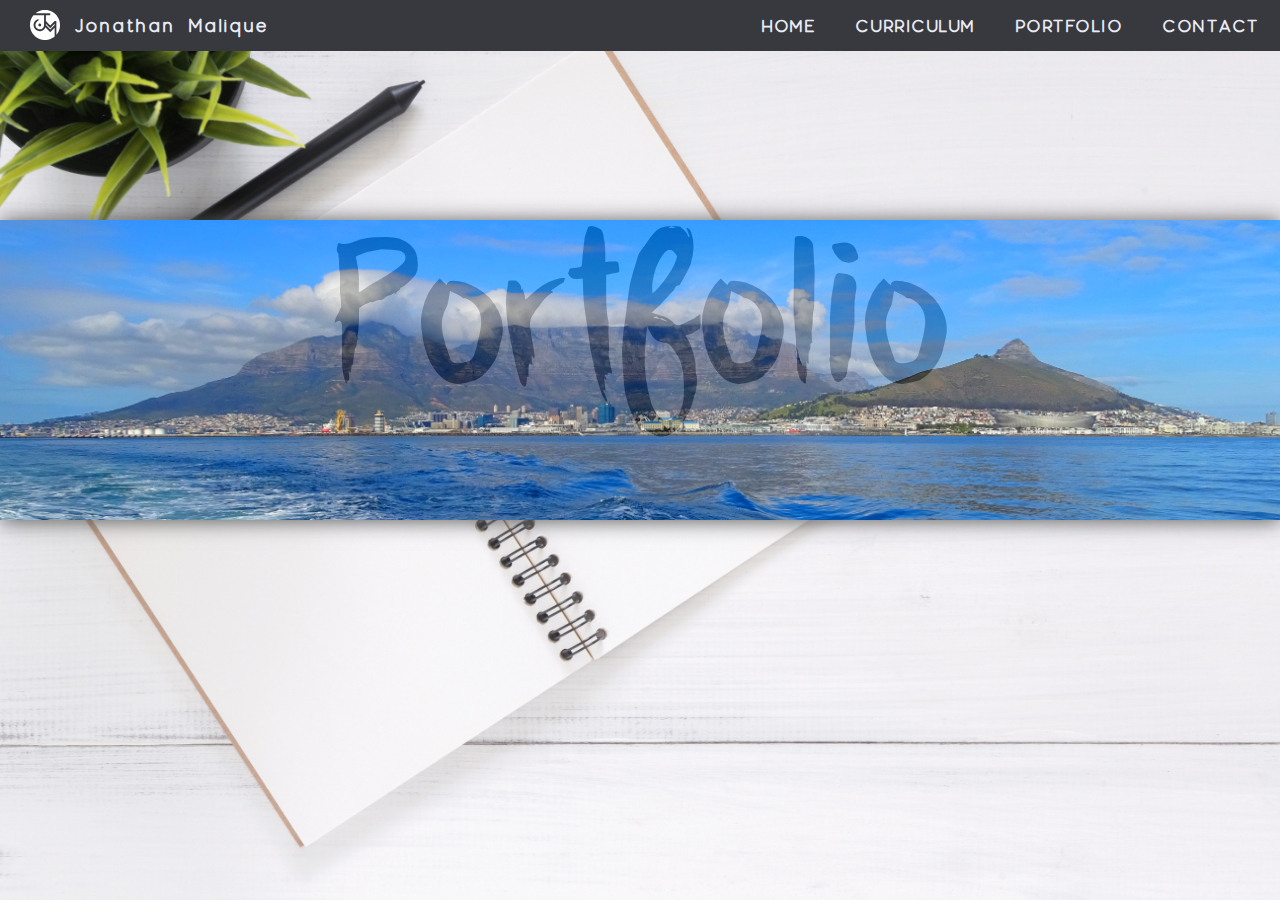
<file: index.html>
<!DOCTYPE html>
	<html>
		<head>
			<meta charset="utf-8">
			<title>Jonathan Portfolio</title>

			<meta name="viewport" content="width=device-width, initial-scale=1.0">

			<link rel="stylesheet" type="text/css" href="css/bootstrap.min.css">
			<link rel="stylesheet" type="text/css" href="css/style.css">
			<link rel="icon" type="image/png" href="Jojo_logo.png" />
		</head>

		<body class="firstmain">
			<header>
				<nav class="navbar navbar-expand-lg navbar-light bg-light navbar-fixed-top">
					<div class="container-fluid">
					    <a class="navbar-brand" href="#"><img src="Jojo_logo.svg" width="30" height="30">
		 						<span>Jonathan Malique</span></a>
		 				<button class="navbar-toggler" type="button" data-toggle="collapse" data-target="#navbarSupportedContent" aria-controls="navbarSupportedContent" aria-expanded="false" aria-label="Toggle navigation" id="btnmenu"><span class="icon-bar">Menu</span>
						</button>
					    <div class="collapse navbar-collapse" id="navbarSupportedContent">
						    <ul class="nav navbar-nav navbar-right mr-auto">
						      <li class="active hvr-underline-from-center nav-item"><a class="nav-link" href="index.html">HOME</a></li>
						      <li class="hvr-underline-from-center nav-item"><a class="nav-link" href="cv.html">CURRICULUM</a></li>
						      <li class="hvr-underline-from-center nav-item"><a class="nav-link" href="portfolio.html">PORTFOLIO</a></li>
						      <li class="hvr-underline-from-center nav-item"><a class="nav-link" href="contact.html">CONTACT</a></li>
						    </ul>
					  </div>
					</div>
				</nav>
			</header>
 
			 <div class="img-container" id="img_ads">
			 	<img src="imrap/africa.JPG" alt="">
			 	<h1><div>Portfolio</div></h1>
			 </div>


			

			<script src="js/jquery.js"></script>
			<script type="text/javascript" src="js/bootstrap.min.js"></script>
		</body>

	</html>
</file>
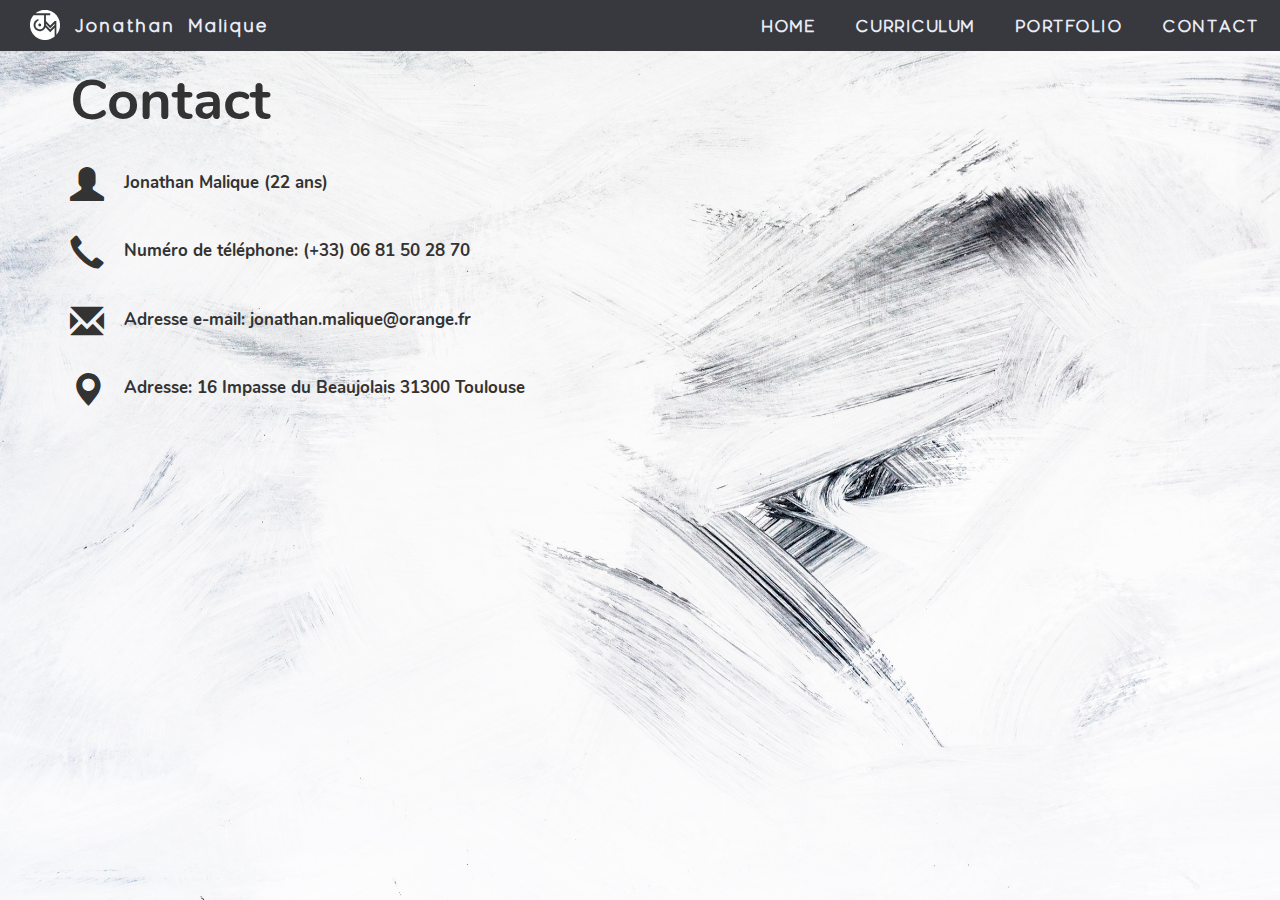
<file: contact.html>
<!DOCTYPE html>
	<html>
		<head>
			<meta charset="utf-8">
			<title>Jonathan Portfolio</title>

			<meta name="viewport" content="width=device-width, initial-scale=1.0">

			<link rel="stylesheet" type="text/css" href="css/bootstrap.min.css">
			<link rel="stylesheet" type="text/css" href="css/style.css">
			<link rel="icon" type="image/png" href="Jojo_logo.png" />
		</head>

		<body class="firstcv">
			<header>
				<nav class="navbar navbar-expand-lg navbar-light bg-light navbar-fixed-top">
					<div class="container-fluid">
					    <a class="navbar-brand" href="index.html"><img src="Jojo_logo.svg" width="30" height="30">
		 						<span>Jonathan Malique</span></a>
		 				<button class="navbar-toggler" type="button" data-toggle="collapse" data-target="#navbarSupportedContent" aria-controls="navbarSupportedContent" aria-expanded="false" aria-label="Toggle navigation" id="btnmenu"><span class="icon-bar">Menu</span>
						</button>
					    <div class="collapse navbar-collapse" id="navbarSupportedContent">
						    <ul class="nav navbar-nav navbar-right mr-auto">
						      <li class="hvr-underline-from-center nav-item"><a class="nav-link" href="index.html">HOME</a></li>
						      <li class="hvr-underline-from-center nav-item"><a class="nav-link" href="cv.html">CURRICULUM</a></li>
						      <li class="hvr-underline-from-center nav-item"><a class="nav-link" href="portfolio.html">PORTFOLIO</a></li>
						      <li class="active hvr-underline-from-center nav-item"><a class="nav-link" href="contact.html">CONTACT</a></li>
						    </ul>
					  </div>
					</div>
				</nav>
			</header>
 
			<div class="container-fluid margintopcont">
				<div class="container policetxt">
					<div class="row">
						<article class="col-lg-12 col-md-12">
							<h1 id="titre_port"> Contact </h1>
						</article>
					</div>
					<div class="row">
						<article class="col-lg-12 col-md-12 txt-moy">
							<p class="contform"><span class="glyphicon glyphicon-user"></span>Jonathan Malique (22 ans)</p>
						</article>
					</div>
					<div class="row">
						<article class="col-lg-12 col-md-12 txt-moy">
							<p class="contform"><span class="glyphicon glyphicon-earphone"></span>Numéro de téléphone: (+33) 06 81 50 28 70</p>
						</article>
					</div>
					<div class="row">
						<article class="col-lg-12 col-md-12 txt-moy">
							<p class="contform"><span class="glyphicon glyphicon-envelope"></span>Adresse e-mail: jonathan.malique@orange.fr</p>
						</article>
					</div>
					<div class="row">
						<article class="col-lg-12 col-md-12 txt-moy">
							<p class="contform"><span class="glyphicon glyphicon-map-marker"></span>Adresse: 16 Impasse du Beaujolais 31300 Toulouse</p>
						</article>
					</div>

				</div>
			</div>

			<script src="js/jquery.js"></script>
			<script type="text/javascript" src="js/bootstrap.min.js"></script>
		</body>

	</html>
</file>
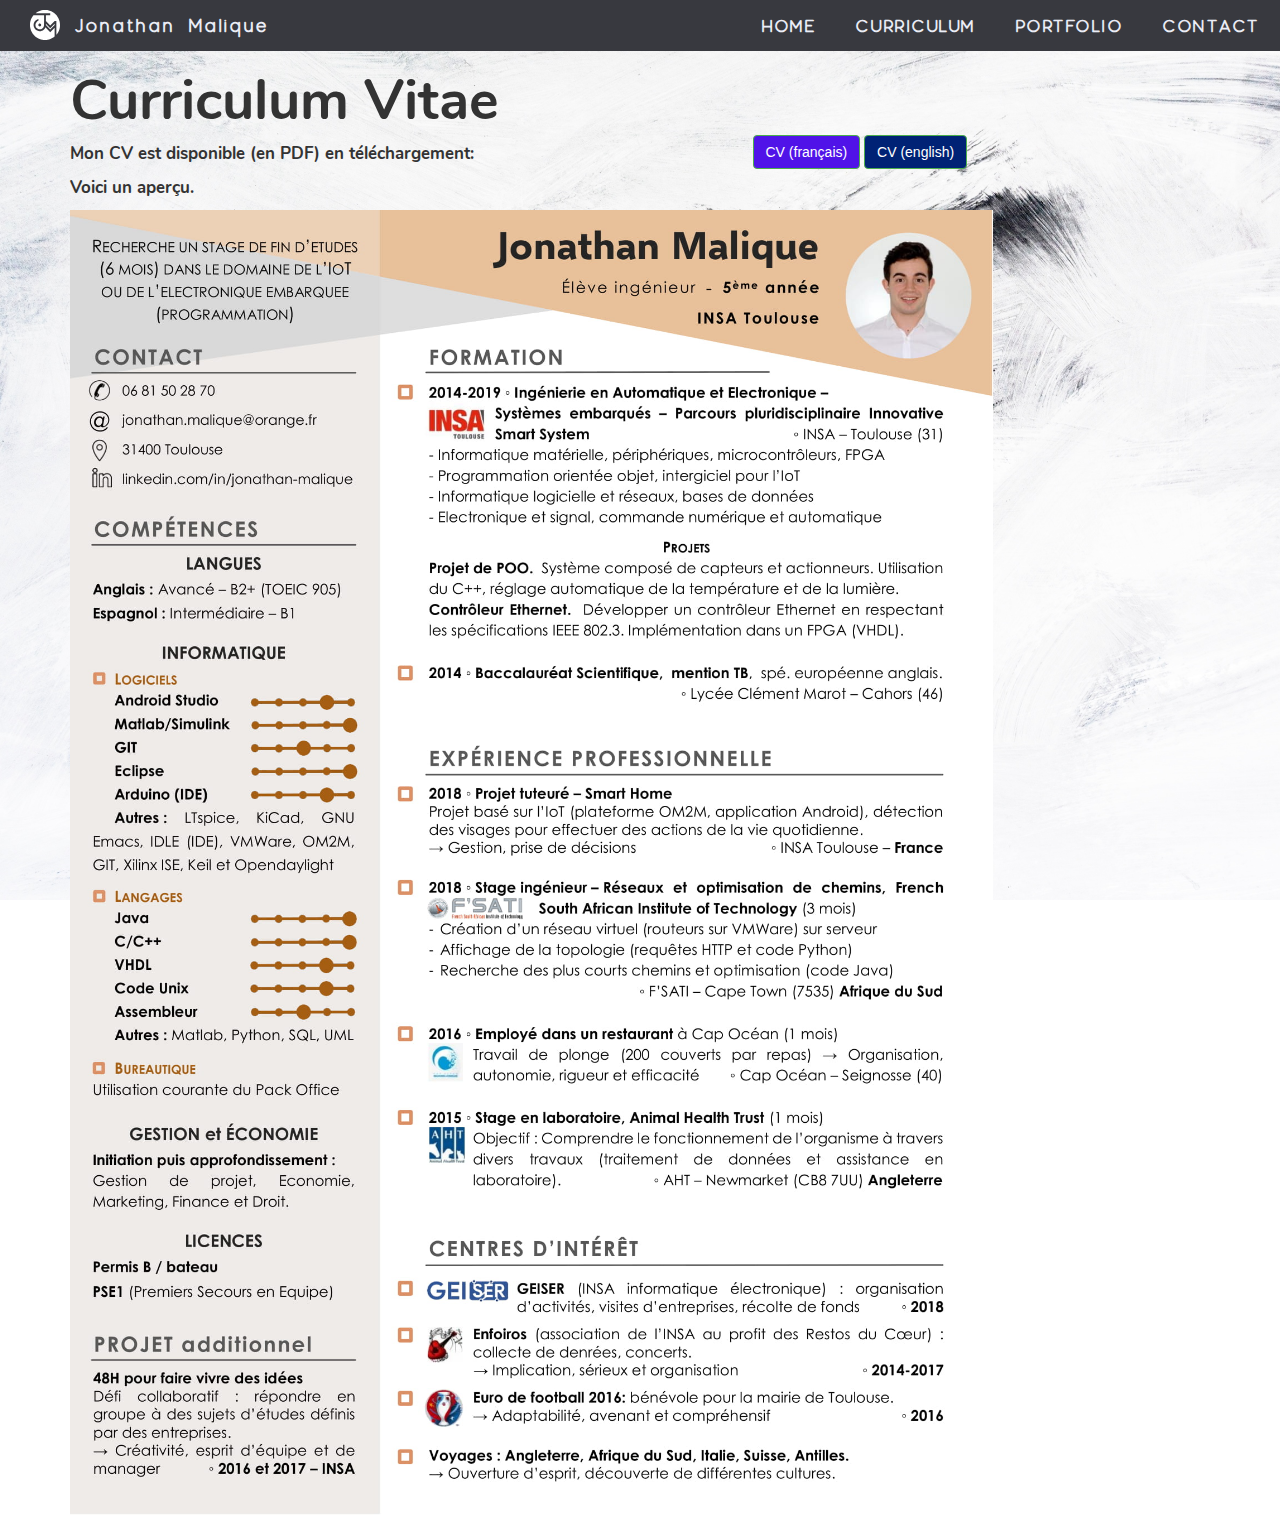
<file: cv.html>
<!DOCTYPE html>
	<html>
		<head>
			<meta charset="utf-8">
			<title>Jonathan Portfolio</title>

			<meta name="viewport" content="width=device-width, initial-scale=1.0">

			<link rel="stylesheet" type="text/css" href="css/bootstrap.min.css">
			<link rel="stylesheet" type="text/css" href="css/style.css">
			<link rel="icon" type="image/png" href="Jojo_logo.png" />
		</head>

		<body class="firstcv">
			<header>
				<nav class="navbar navbar-expand-lg navbar-light bg-light navbar-fixed-top">
					<div class="container-fluid">
					    <a class="navbar-brand" href="index.html"><img src="Jojo_logo.svg" width="30" height="30">
		 						<span>Jonathan Malique</span></a>
		 				<button class="navbar-toggler" type="button" data-toggle="collapse" data-target="#navbarSupportedContent" aria-controls="navbarSupportedContent" aria-expanded="false" aria-label="Toggle navigation" id="btnmenu"><span class="icon-bar">Menu</span>
						</button>
					    <div class="collapse navbar-collapse" id="navbarSupportedContent">
						    <ul class="nav navbar-nav navbar-right mr-auto">
						      <li class="hvr-underline-from-center nav-item"><a class="nav-link" href="index.html">HOME</a></li>
						      <li class="active hvr-underline-from-center nav-item"><a class="nav-link" href="cv.html">CURRICULUM</a></li>
						      <li class="hvr-underline-from-center nav-item"><a class="nav-link" href="portfolio.html">PORTFOLIO</a></li>
						      <li class="hvr-underline-from-center nav-item"><a class="nav-link" href="contact.html">CONTACT</a></li>
						    </ul>
					  </div>
					</div>
				</nav>
			</header>
 
			<div class="container-fluid margintopcont">
				<div class="container policetxt">
					<div class="row">
						<article class="col-lg-12 col-md-12">
							<h1 id="titre_port"> Curriculum Vitae </h1>
						</article>
					</div>
					<div class="row">
						<article class="col-lg-7 col-md-7 txt-moy">
							<p>Mon CV est disponible (en PDF) en téléchargement:</p>
						</article>
						<article class="col-lg-5 col-md-5">
							<a class="btn btn-success franc" href="Jonathan-Malique-CV.pdf" target="_blank" download>CV (français)</a>
							<a class="btn btn-success engl" href="Jonathan-Malique-CV-en.pdf" target="_blank" download>CV (english)</a>
						</article>
					</div>
					<div class="row">
						<article class="col-lg-12 col-md-12 txt-moy">
							<p>Voici un aperçu.</p>
						</article>
					</div>
					<div class="img-fluid" alt="Responsive image">
							<img class="img-fluid" src="Jonathan-MaliqueCV.jpg">
					</div>
				</div>
			</div>

			<script src="js/jquery.js"></script>
			<script type="text/javascript" src="js/bootstrap.min.js"></script>
		</body>

	</html>
</file>
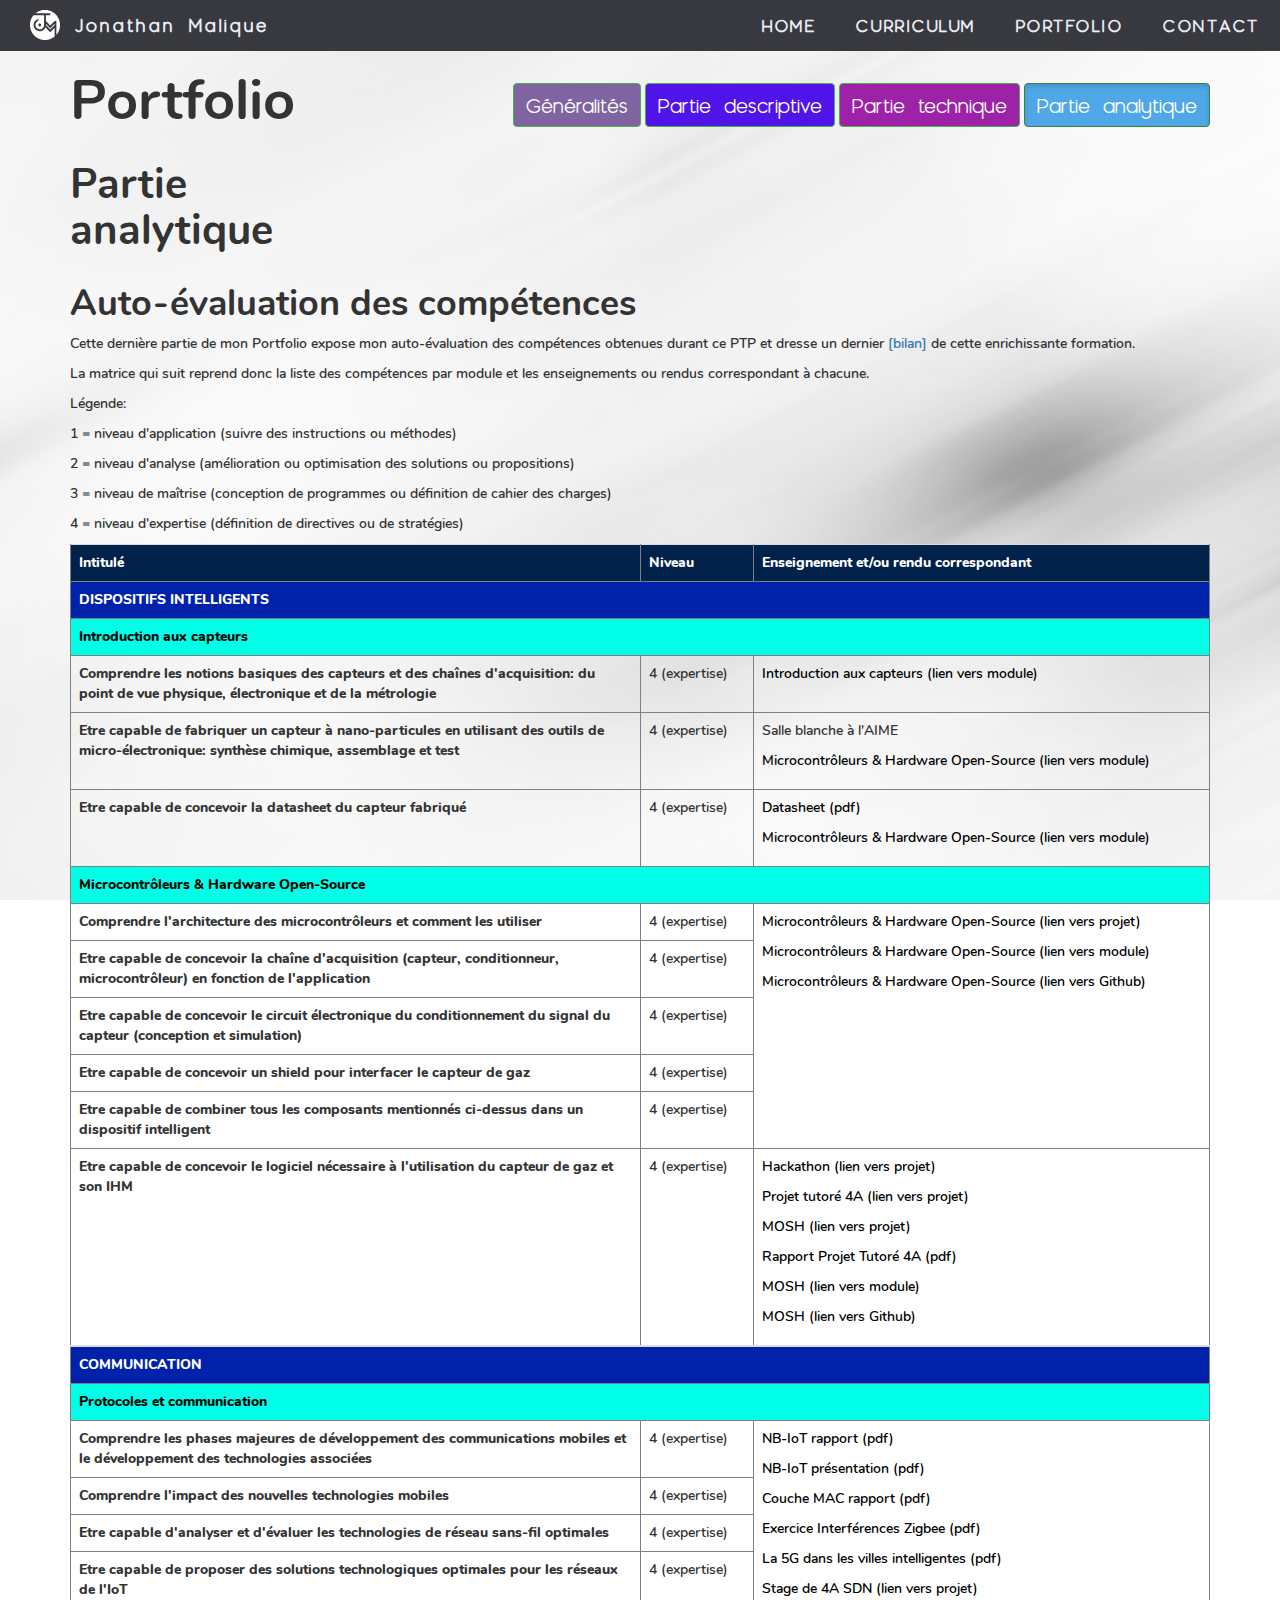
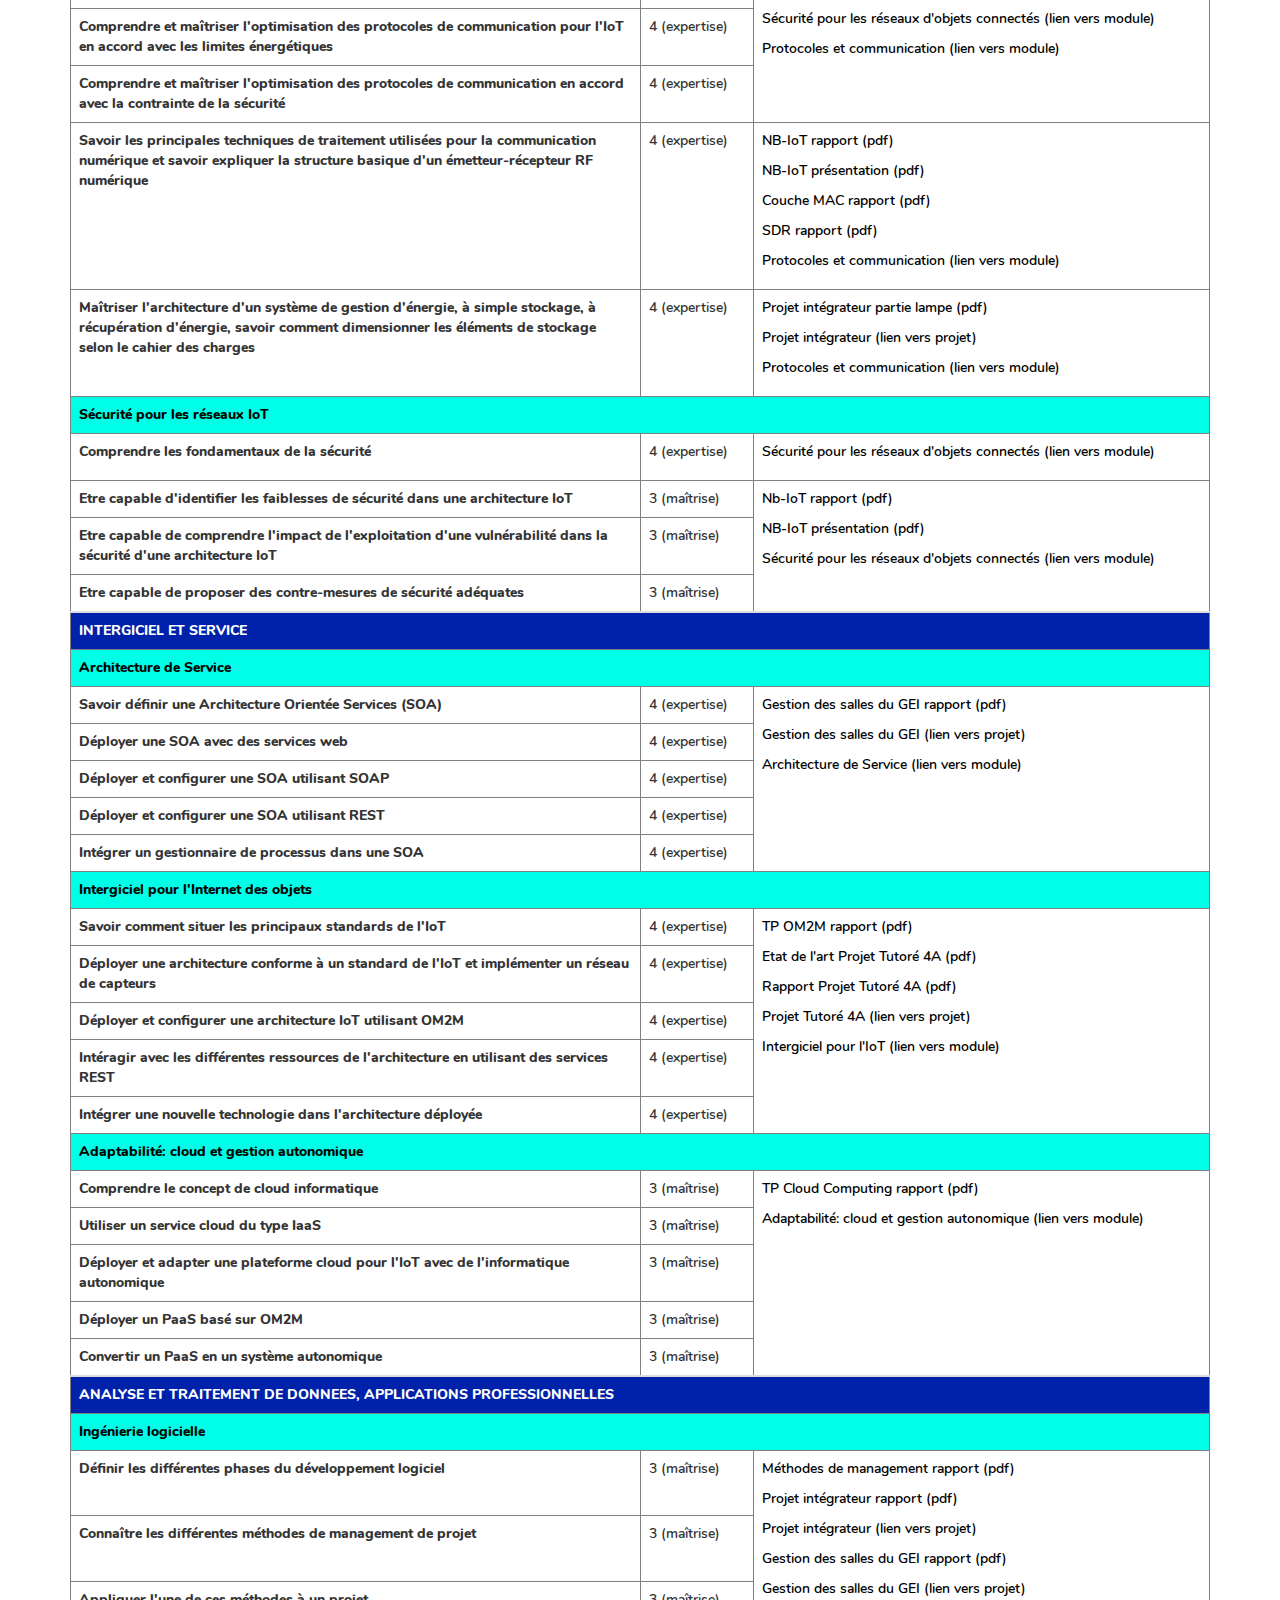
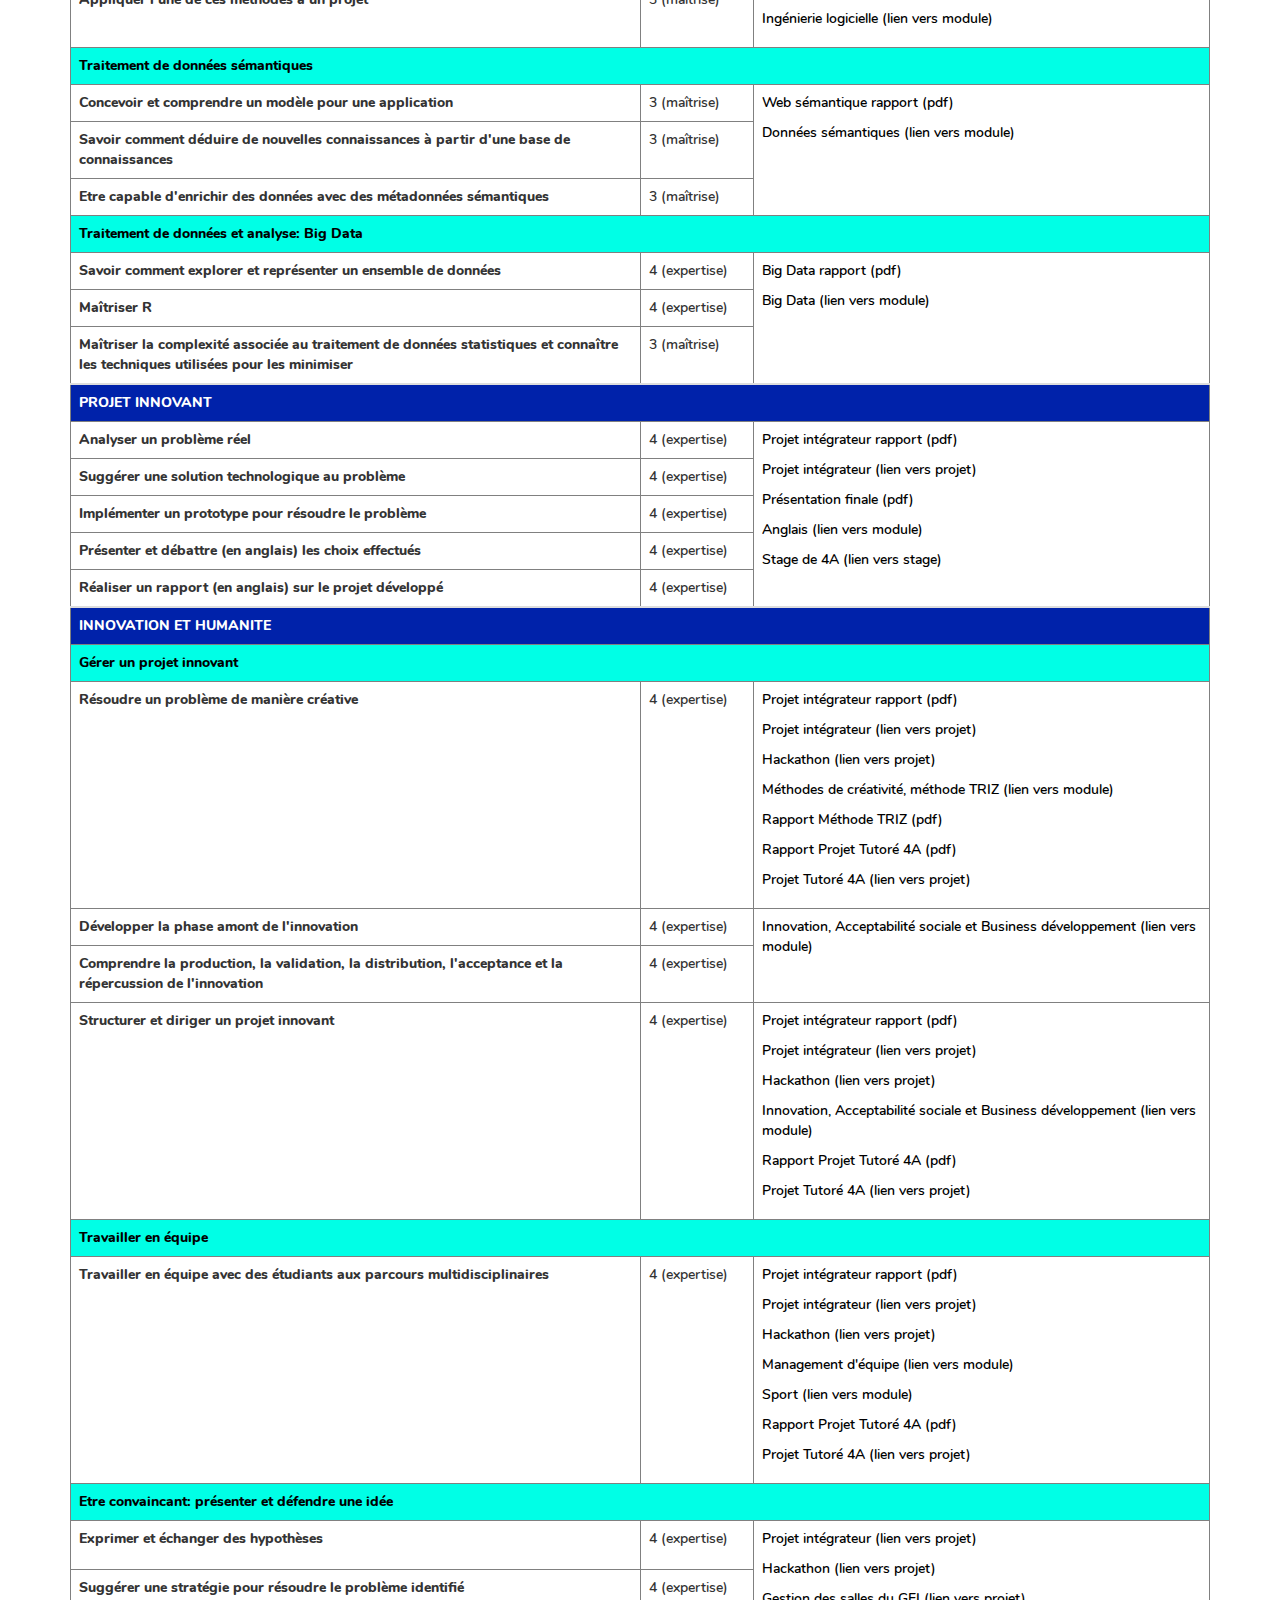
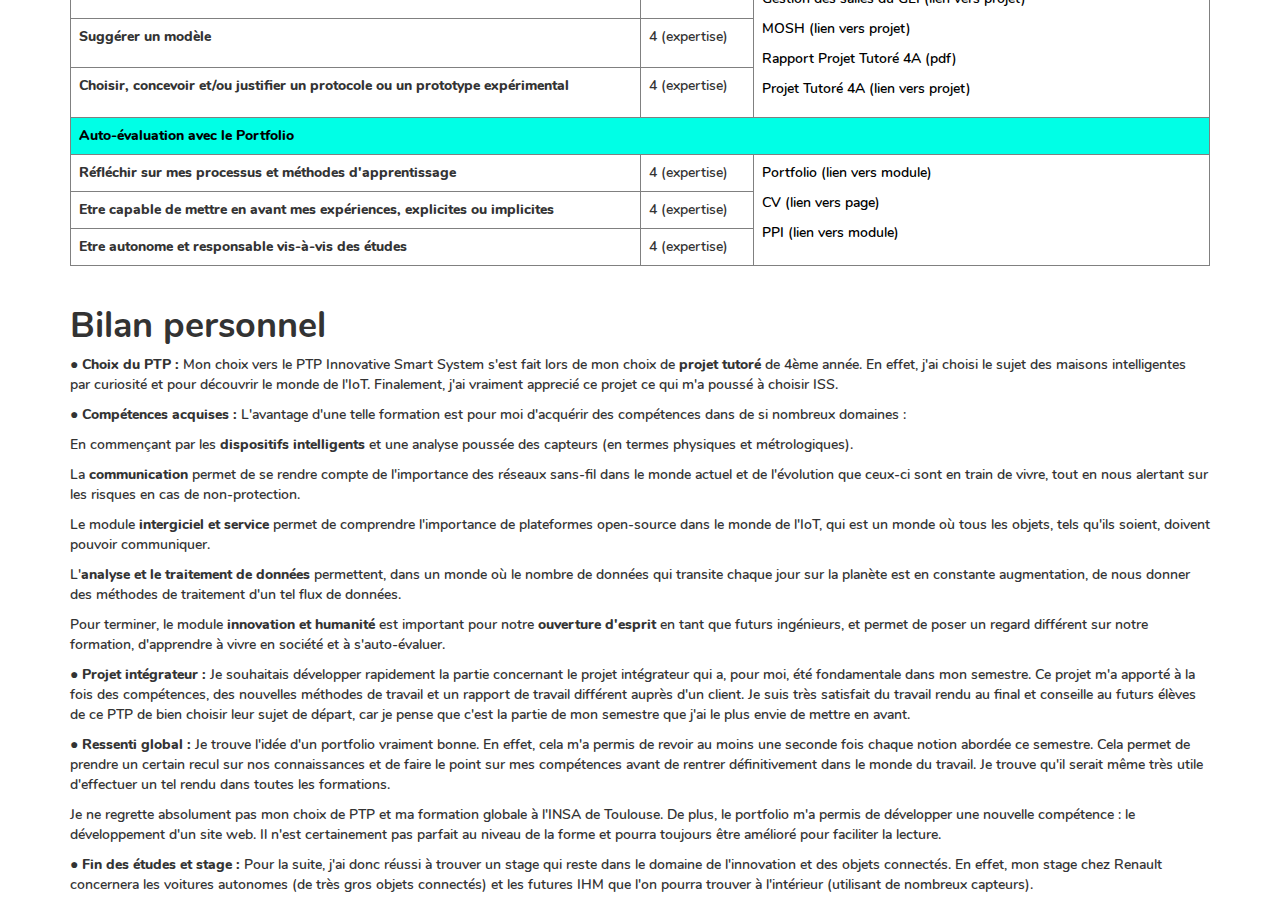
<file: portfolio-anal.html>
<!DOCTYPE html>
	<html>
		<head>
			<meta charset="utf-8">
			<title>Jonathan Portfolio</title>

			<meta name="viewport" content="width=device-width, initial-scale=1.0">

			<link rel="stylesheet" type="text/css" href="css/bootstrap.min.css">
			<link rel="stylesheet" type="text/css" href="css/style.css">
			<link rel="icon" type="image/png" href="Jojo_logo.png" />
		</head>

		<body class="firstport">
			<header>
				<nav class="navbar navbar-expand-lg navbar-light bg-light navbar-fixed-top">
					<div class="container-fluid">
					    <a class="navbar-brand" href="index.html"><img src="Jojo_logo.svg" width="30" height="30">
		 						<span>Jonathan Malique</span></a>
		 				<button class="navbar-toggler" type="button" data-toggle="collapse" data-target="#navbarSupportedContent" aria-controls="navbarSupportedContent" aria-expanded="false" aria-label="Toggle navigation" id="btnmenu"><span class="icon-bar">Menu</span>
						</button>
					    <div class="collapse navbar-collapse" id="navbarSupportedContent">
						    <ul class="nav navbar-nav navbar-right mr-auto">
						      <li class="hvr-underline-from-center nav-item"><a class="nav-link" href="index.html">HOME</a></li>
						      <li class="hvr-underline-from-center nav-item"><a class="nav-link" href="cv.html">CURRICULUM</a></li>
						      <li class="active hvr-underline-from-center nav-item"><a class="nav-link" href="portfolio.html">PORTFOLIO</a></li>
						      <li class="hvr-underline-from-center nav-item"><a class="nav-link" href="contact.html">CONTACT</a></li>
						    </ul>
					  </div>
					</div>
				</nav>
			</header>
 
			<div class="container-fluid margintopcont">
				<div class="container policetxt">
					<div class="row">
						<article class="col-lg-12 col-md-12">
							<h1 id="titre_port"> Portfolio </h1>
						</article>
					</div>
					<div class="row">
						<article class="col-lg-3 col-md-3">
							<h1 id="titre_grand"> Partie analytique </h1>							
						</article>
						<article class="col-lg-9 col-md-9 text-right padbut">
							<a href="portfolio.html"><button class="btn btn-success gene">Généralités</button></a>	
							<a href="portfolio-desc.html"><button class="btn btn-success desc">Partie descriptive</button></a>	
							<a href="portfolio-tech.html"><button class="btn btn-success tech">Partie technique</button></a>	
							<a href="portfolio-anal.html"><button class="btn btn-success active anal">Partie analytique</button></a>		
						</article>
					</div>

					<div class="row">
						<article class="col-md-12 col-lg-12">
							<h1> Auto-évaluation des compétences </h1>
							<p>Cette dernière partie de mon Portfolio expose mon auto-évaluation des compétences obtenues durant ce PTP et dresse un dernier <a href="#bilan">[bilan]</a> de cette enrichissante formation.
							</p>

							<p>La matrice qui suit reprend donc la liste des compétences par module et les enseignements ou rendus correspondant à chacune.</p>

							<p>Légende:
							</p>
							<p>1 = niveau d'application (suivre des instructions ou méthodes)
							</p>
							<p>2 = niveau d'analyse (amélioration ou optimisation des solutions ou propositions)
							</p>
							<p>3 = niveau de maîtrise (conception de programmes ou définition de cahier des charges)
							</p>
							<p>4 = niveau d'expertise (définition de directives ou de stratégies)
							</p>
						</article>
					</div>
					<table class="table table-bordered">
					  <thead class="thead-dark">
					    <tr>
					      <th scope="col" style="width:50%">Intitulé</th>
					      <th scope="col" style="width:10%">Niveau</th>
					      <th scope="col" style="width:40%">Enseignement et/ou rendu correspondant</th>
					    </tr>
					  </thead>
					  <tbody>
					    <tr class = "uftitre">
					      <th colspan="3" scope="row"><a href="portfolio-tech.html#dispint">DISPOSITIFS INTELLIGENTS</a></th>
					    </tr>
					    <tr>
					      <th colspan="3" scope="row" style="background-color: #00FFE6"><a href="portfolio-tech.html#introcap">Introduction aux capteurs</a></th>
					    </tr>
					    <tr>
					      <th scope="row">Comprendre les notions basiques des capteurs et des chaînes d'acquisition: du point de vue physique, électronique et de la métrologie</th>
					      <td>4 (expertise)</td>
					      <td><p><a href="portfolio-tech.html#introcap">Introduction aux capteurs (lien vers module)</a></p></td>
					    </tr>
					    <tr>
					      <th scope="row">Etre capable de fabriquer un capteur à nano-particules en utilisant des outils de micro-électronique: synthèse chimique, assemblage et test</th>
					      <td>4 (expertise)</td>
					      <td><p>Salle blanche à l'AIME</p><p><a href="portfolio-tech.html#mosh">Microcontrôleurs & Hardware Open-Source (lien vers module)</a></p></td>
					    </tr>
					    <tr>
					      <th scope="row">Etre capable de concevoir la datasheet du capteur fabriqué</th>
					      <td>4 (expertise)</td>
					      <td><p><a href="imrap/datasheet.pdf" target="_blank">Datasheet (pdf)</a></p><p><a href="portfolio-tech.html#mosh">Microcontrôleurs & Hardware Open-Source (lien vers module)</a></p></td>
					    </tr>
					    <tr>
					      <th colspan="3" scope="row" style="background-color: #00FFE6"><a href="portfolio-tech.html#mosh">Microcontrôleurs & Hardware Open-Source</a></th>
					    </tr>
					    <tr>
					      <th scope="row">Comprendre l'architecture des microcontrôleurs et comment les utiliser</th>
					      <td>4 (expertise)</td>
					      <td rowspan="5"><p><a href="portfolio-desc.html#moshpro">Microcontrôleurs & Hardware Open-Source (lien vers projet)</a></p><p><a href="portfolio-tech.html#mosh">Microcontrôleurs & Hardware Open-Source (lien vers module)</a></p><p><a href="https://github.com/MOSH-Insa-Toulouse/cres-limouzy-malique-gazsensor" target="_blank">Microcontrôleurs & Hardware Open-Source (lien vers Github)</a></p></td>
					    </tr>
					    <tr>
					      <th scope="row">Etre capable de concevoir la chaîne d'acquisition (capteur, conditionneur, microcontrôleur) en fonction de l'application</th>
					      <td>4 (expertise)</td>
					    </tr>
					    <tr>
					      <th scope="row">Etre capable de concevoir le circuit électronique du conditionnement du signal du capteur (conception et simulation)</th>
					      <td>4 (expertise)</td>
					    </tr>
					    <tr>
					      <th scope="row">Etre capable de concevoir un shield pour interfacer le capteur de gaz</th>
					      <td>4 (expertise)</td>
					    </tr>
					    <tr>
					      <th scope="row">Etre capable de combiner tous les composants mentionnés ci-dessus dans un dispositif intelligent</th>
					      <td>4 (expertise)</td>
					    </tr>
					    <tr>
					      <th scope="row">Etre capable de concevoir le logiciel nécessaire à l'utilisation du capteur de gaz et son IHM</th>
					      <td>4 (expertise)</td>
					      <td><p><a href="portfolio-desc.html#hack">Hackathon (lien vers projet)</a></p><p><a href="portfolio-desc.html#tutor4">Projet tutoré 4A (lien vers projet)</a></p><p><a href="portfolio-desc.html#moshpro">MOSH (lien vers projet)</a></p><a href="imrap/rapportsmarthome.pdf" target="_blank">Rapport Projet Tutoré 4A (pdf)</a></p><p><a href="portfolio-tech.html#mosh">MOSH (lien vers module)</a></p><p><a href="https://github.com/MOSH-Insa-Toulouse/cres-limouzy-malique-gazsensor" target="_blank">MOSH (lien vers Github)</a></p></td>
					    </tr>

					  </tbody>

					  <tbody>
					    <tr class = "uftitre">
					      <th colspan="3" scope="row"><a href="portfolio-tech.html#commun">COMMUNICATION</a></th>
					    </tr>
					    <tr>
					      <th colspan="3" scope="row" style="background-color: #00FFE6"><a href="portfolio-tech.html#proto">Protocoles et communication</a></th>
					    </tr>
					    <tr>
					      <th scope="row">Comprendre les phases majeures de développement des communications mobiles et le développement des technologies associées</th>
					      <td>4 (expertise)</td>
					      <td rowspan="6"><p><a href="imrap/nbiot.pdf" target="_blank">NB-IoT rapport (pdf)</a></p><p><a href="imrap/nbiotpres.pdf" target="_blank">NB-IoT présentation (pdf)</a></p><p><a href="imrap/couchemac.pdf" target="_blank">Couche MAC rapport (pdf)</a></p><p><a href="imrap/zigbeeexo.pdf" target="_blank">Exercice Interférences Zigbee (pdf)</a></p><p><a href="imrap/5Gsmartcity.pdf" target="_blank">La 5G dans les villes intelligentes (pdf)</a></p><p><a href="portfolio-desc.html#stage4">Stage de 4A SDN (lien vers projet)</a></p><p><a href="portfolio-tech.html#securite">Sécurité pour les réseaux d'objets connectés (lien vers module)</a></p><p><a href="portfolio-tech.html#proto">Protocoles et communication (lien vers module)</a></p></td>
					    </tr>
					    <tr>
					      <th scope="row">Comprendre l'impact des nouvelles technologies mobiles</th>
					      <td>4 (expertise)</td>
					    </tr>
					    <tr>
					      <th scope="row">Etre capable d'analyser et d'évaluer les technologies de réseau sans-fil optimales</th>
					      <td>4 (expertise)</td>
					    </tr>
					    <tr>
					      <th scope="row">Etre capable de proposer des solutions technologiques optimales pour les réseaux de l'IoT</th>
					      <td>4 (expertise)</td>
					    </tr>
					    <tr>
					      <th scope="row">Comprendre et maîtriser l'optimisation des protocoles de communication pour l'IoT en accord avec les limites énergétiques</th>
					      <td>4 (expertise)</td>
					    </tr>
					    <tr>
					      <th scope="row">Comprendre et maîtriser l'optimisation des protocoles de communication en accord avec la contrainte de la sécurité</th>
					      <td>4 (expertise)</td>
					    </tr>
					    <tr>
					      <th scope="row">Savoir les principales techniques de traitement utilisées pour la communication numérique et savoir expliquer la structure basique d'un émetteur-récepteur RF numérique</th>
					      <td>4 (expertise)</td>
					      <td><p><a href="imrap/nbiot.pdf" target="_blank">NB-IoT rapport (pdf)</a></p><p><a href="imrap/nbiotpres.pdf" target="_blank">NB-IoT présentation (pdf)</a></p><p><a href="imrap/couchemac.pdf" target="_blank">Couche MAC rapport (pdf)</a></p><p><a href="imrap/sdr.pdf" target="_blank">SDR rapport (pdf)</a></p><p><a href="portfolio-tech.html#proto">Protocoles et communication (lien vers module)</a></p></td>
					    </tr>
					    <tr>
					      <th scope="row">Maîtriser l'architecture d'un système de gestion d'énergie, à simple stockage, à récupération d'énergie, savoir comment dimensionner les éléments de stockage selon le cahier des charges</th>
					      <td>4 (expertise)</td>
					      <td><p><a href="imrap/ultrao.pdf" target="_blank">Projet intégrateur partie lampe (pdf)</a></p><p><a href="portfolio-desc.html#ultrao">Projet intégrateur (lien vers projet)</a></p><p><a href="portfolio-tech.html#proto">Protocoles et communication (lien vers module)</a></p></td>
					    </tr>
					    <tr>
					      <th colspan="3" scope="row" style="background-color: #00FFE6"><a href="portfolio-tech.html#securite">Sécurité pour les réseaux IoT</a></th>
					    </tr>
					    <tr>
					      <th scope="row">Comprendre les fondamentaux de la sécurité</th>
					      <td>4 (expertise)</td>
					      <td><p><a href="portfolio-tech.html#securite">Sécurité pour les réseaux d'objets connectés (lien vers module)</a></p></td>
					    </tr>
					    <tr>
					      <th scope="row">Etre capable d'identifier les faiblesses de sécurité dans une architecture IoT</th>
					      <td>3 (maîtrise)</td>
					      <td rowspan="3"><p><a href="imrap/nbiot.pdf" target="_blank">Nb-IoT rapport (pdf)</a></p><p><a href="imrap/nbiotpres.pdf" target="_blank">NB-IoT présentation (pdf)</a></p><p><a href="portfolio-tech.html#securite">Sécurité pour les réseaux d'objets connectés (lien vers module)</a></p></td>
					    </tr>
					    <tr>
					      <th scope="row">Etre capable de comprendre l'impact de l'exploitation d'une vulnérabilité dans la sécurité d'une architecture IoT</th>
					      <td>3 (maîtrise)</td>
					    </tr>
					    <tr>
					      <th scope="row">Etre capable de proposer des contre-mesures de sécurité adéquates</th>
					      <td>3 (maîtrise)</td>
					    </tr>
					  </tbody>


					  <tbody>
					    <tr class = "uftitre">
					      <th colspan="3" scope="row"><a href="portfolio-tech.html#inter">INTERGICIEL ET SERVICE</a></th>
					    </tr>
					    <tr>
					      <th colspan="3" scope="row" style="background-color: #00FFE6"><a href="portfolio-tech.html#archiserv">Architecture de Service</a></th>
					    </tr>
					    <tr>
					      <th scope="row">Savoir définir une Architecture Orientée Services (SOA)</th>
					      <td>4 (expertise)</td>
					      <td rowspan="5"><p><a href="imrap/archiserv.pdf" target="_blank">Gestion des salles du GEI rapport (pdf)</a></p><p><a href="portfolio-desc.html#gestgei">Gestion des salles du GEI (lien vers projet)</a></p><p><a href="portfolio-tech.html#archiserv">Architecture de Service (lien vers module)</a></p></td>
					    </tr>
					    <tr>
					      <th scope="row">Déployer une SOA avec des services web</th>
					      <td>4 (expertise)</td>
					    </tr>
					    <tr>
					      <th scope="row">Déployer et configurer une SOA utilisant SOAP</th>
					      <td>4 (expertise)</td>
					    </tr>
					    <tr>
					      <th scope="row">Déployer et configurer une SOA utilisant REST</th>
					      <td>4 (expertise)</td>
					    </tr>
					    <tr>
					      <th scope="row">Intégrer un gestionnaire de processus dans une SOA</th>
					      <td>4 (expertise)</td>
					    </tr>

					    <tr>
					      <th colspan="3" scope="row" style="background-color: #00FFE6"><a href="portfolio-tech.html#intergic">Intergiciel pour l'Internet des objets</a></th>
					    </tr>
					    <tr>
					      <th scope="row">Savoir comment situer les principaux standards de l'IoT</th>
					      <td>4 (expertise)</td>
					      <td rowspan="5"><p><a href="imrap/om2m.pdf" target="_blank">TP OM2M rapport (pdf)</a></p><p><a href="imrap/etatartom2m.pdf" target="_blank">Etat de l'art Projet Tutoré 4A (pdf)</a></p><p><a href="imrap/rapportsmarthome.pdf" target="_blank">Rapport Projet Tutoré 4A (pdf)</a></p><p><a href="portfolio-desc.html#tutor4">Projet Tutoré 4A (lien vers projet)</a></p><p><a href="portfolio-tech.html#intergic">Intergiciel pour l'IoT (lien vers module)</a></p></td>
					    </tr>
					    <tr>
					      <th scope="row">Déployer une architecture conforme à un standard de l'IoT et implémenter un réseau de capteurs</th>
					      <td>4 (expertise)</td>
					    </tr>
					    <tr>
					      <th scope="row">Déployer et configurer une architecture IoT utilisant OM2M</th>
					      <td>4 (expertise)</td>
					    </tr>
					    <tr>
					      <th scope="row">Intéragir avec les différentes ressources de l'architecture en utilisant des services REST</th>
					      <td>4 (expertise)</td>
					    </tr>
					    <tr>
					      <th scope="row">Intégrer une nouvelle technologie dans l'architecture déployée</th>
					      <td>4 (expertise)</td>
					    </tr>

					    <tr>
					      <th colspan="3" scope="row" style="background-color: #00FFE6"><a href="portfolio-tech.html#adapt">Adaptabilité: cloud et gestion autonomique</a></th>
					    </tr>
					    <tr>
					      <th scope="row">Comprendre le concept de cloud informatique</th>
					      <td>3 (maîtrise)</td>
					      <td rowspan="5"><p><a href="imrap/cloud.pdf" target="_blank">TP Cloud Computing rapport (pdf)</a></p><p><a href="portfolio-tech.html#adapt">Adaptabilité: cloud et gestion autonomique (lien vers module)</a></p></td>
					    </tr>
					    <tr>
					      <th scope="row">Utiliser un service cloud du type IaaS</th>
					      <td>3 (maîtrise)</td>
					    </tr>
					    <tr>
					      <th scope="row">Déployer et adapter une plateforme cloud pour l'IoT avec de l'informatique autonomique</th>
					      <td>3 (maîtrise)</td>
					    </tr>
					    <tr>
					      <th scope="row">Déployer un PaaS basé sur OM2M</th>
					      <td>3 (maîtrise)</td>
					    </tr>
					    <tr>
					      <th scope="row">Convertir un PaaS en un système autonomique</th>
					      <td>3 (maîtrise)</td>
					    </tr>
					</tbody>


					<tbody>
					    <tr class = "uftitre">
					      <th colspan="3" scope="row"><a href="portfolio-tech.html#analtrait">ANALYSE ET TRAITEMENT DE DONNEES, APPLICATIONS PROFESSIONNELLES</a></th>
					    </tr>
					    <tr>
					      <th colspan="3" scope="row" style="background-color: #00FFE6"><a href="portfolio-tech.html#inglog">Ingénierie logicielle</a></th>
					    </tr>
					    <tr>
					      <th scope="row">Définir les différentes phases du développement logiciel</th>
					      <td>3 (maîtrise)</td>
					      <td rowspan="3"><p><a href="imrap/methmanage.pdf" target="_blank">Méthodes de management rapport (pdf)</a></p><p><a href="imrap/ultrao.pdf" target="_blank">Projet intégrateur rapport (pdf)</a></p><p><a href="portfolio-desc.html#ultrao">Projet intégrateur (lien vers projet)</a></p><p><a href="imrap/archiserv.pdf" target="_blank">Gestion des salles du GEI rapport (pdf)</a></p><p><a href="portfolio-desc.html#gestgei">Gestion des salles du GEI (lien vers projet)</a></p><p><a href="portfolio-tech.html#inglog">Ingénierie logicielle (lien vers module)</a></p></td>
					    </tr>
					    <tr>
					      <th scope="row">Connaître les différentes méthodes de management de projet</th>
					      <td>3 (maîtrise)</td>
					    </tr>
					    <tr>
					      <th scope="row">Appliquer l'une de ces méthodes à un projet</th>
					      <td>3 (maîtrise)</td>
					    </tr>

					    <tr>
					      <th colspan="3" scope="row" style="background-color: #00FFE6"><a href="portfolio-tech.html#donsem">Traitement de données sémantiques</a></th>
					    </tr>
					    <tr>
					      <th scope="row">Concevoir et comprendre un modèle pour une application</th>
					      <td>3 (maîtrise)</td>
					      <td rowspan="3"><p><a href="imrap/websem.pdf" target="_blank">Web sémantique rapport (pdf)</a></p><p><a href="portfolio-tech.html#donsem">Données sémantiques (lien vers module)</a></p></td>
					    </tr>
					    <tr>
					      <th scope="row">Savoir comment déduire de nouvelles connaissances à partir d'une base de connaissances</th>
					      <td>3 (maîtrise)</td>
					    </tr>
					    <tr>
					      <th scope="row">Etre capable d'enrichir des données avec des métadonnées sémantiques</th>
					      <td>3 (maîtrise)</td>
					    </tr>

					    <tr>
					      <th colspan="3" scope="row" style="background-color: #00FFE6"><a href="portfolio-tech.html#bigd">Traitement de données et analyse: Big Data</a></th>
					    </tr>
					    <tr>
					      <th scope="row">Savoir comment explorer et représenter un ensemble de données</th>
					      <td>4 (expertise)</td>
					      <td rowspan="3"><p><a href="imrap/bigdata.pdf" target="_blank">Big Data rapport (pdf)</a></p><p><a href="portfolio-tech.html#bigd">Big Data (lien vers module)</a></p></td>
					    </tr>
					    <tr>
					      <th scope="row">Maîtriser R</th>
					      <td>4 (expertise)</td>
					    </tr>
					    <tr>
					      <th scope="row">Maîtriser la complexité associée au traitement de données statistiques et connaître les techniques utilisées pour les minimiser</th>
					      <td>3 (maîtrise)</td>
					    </tr>
					  </tbody>

					  <tbody>
					    <tr class = "uftitre">
					      <th colspan="3" scope="row"><a href="portfolio-tech.html#projetin">PROJET INNOVANT</a></th>
					    </tr>
					    <tr>
					      <th scope="row">Analyser un problème réel</th>
					      <td>4 (expertise)</td>
					      <td rowspan="5"><p><a href="imrap/ultrao.pdf" target="_blank">Projet intégrateur rapport (pdf)</a></p><p><a href="portfolio-desc.html#ultrao">Projet intégrateur (lien vers projet)</a></p><p><a href="imrap/ultraopres.pdf" target="_blank">Présentation finale (pdf)</a></p><p><a href="portfolio-tech.html#engl">Anglais (lien vers module)</a></p><p><a href="portfolio-desc.html#stage4">Stage de 4A (lien vers stage)</a></p></td>
					    </tr>
					    <tr>
					      <th scope="row">Suggérer une solution technologique au problème</th>
					      <td>4 (expertise)</td>
					    </tr>
					    <tr>
					      <th scope="row">Implémenter un prototype pour résoudre le problème</th>
					      <td>4 (expertise)</td>
					    </tr>
					    <tr>
					      <th scope="row">Présenter et débattre (en anglais) les choix effectués</th>
					      <td>4 (expertise)</td>
					    </tr>
					    <tr>
					      <th scope="row">Réaliser un rapport (en anglais) sur le projet développé</th>
					      <td>4 (expertise)</td>
					    </tr>

					  </tbody>
					  

					  <tbody>
					    <tr class = "uftitre">
					      <th colspan="3" scope="row"><a href="portfolio-tech.html#innhum">INNOVATION ET HUMANITE</a></th>
					    </tr>
					    <tr>
					      <th colspan="3" scope="row" style="background-color: #00FFE6"><a href="portfolio-tech.html#projin">Gérer un projet innovant</a></th>
					    </tr>
					    <tr>
					      <th scope="row">Résoudre un problème de manière créative</th>
					      <td>4 (expertise)</td>
					      <td ><p><a href="imrap/ultrao.pdf" target="_blank">Projet intégrateur rapport (pdf)</a></p><p><a href="portfolio-desc.html#ultrao">Projet intégrateur (lien vers projet)</a></p><p><a href="portfolio-desc.html#hack">Hackathon (lien vers projet)</a></p><p><a href="portfolio-tech.html#methcre">Méthodes de créativité, méthode TRIZ (lien vers module)</a></p><p><a href="imrap/methtriz.pdf" target="_blank">Rapport Méthode TRIZ (pdf)</a></p><p><a href="imrap/rapportsmarthome.pdf" target="_blank">Rapport Projet Tutoré 4A (pdf)</a></p><p><a href="portfolio-desc.html#tutor4">Projet Tutoré 4A (lien vers projet)</a></p></td>
					    </tr>
					    <tr>
					      <th scope="row">Développer la phase amont de l'innovation</th>
					      <td>4 (expertise)</td>
					      <td rowspan="2"><p><a href="portfolio-tech.html#accsoc">Innovation, Acceptabilité sociale et Business développement (lien vers module)</a></p></td>
					    </tr>
					    <tr>
					      <th scope="row">Comprendre la production, la validation, la distribution, l'acceptance et la répercussion de l'innovation</th>
					      <td>4 (expertise)</td>
					    </tr>
					    <tr>
					      <th scope="row">Structurer et diriger un projet innovant</th>
					      <td>4 (expertise)</td>
					      <td><p><a href="imrap/ultrao.pdf" target="_blank">Projet intégrateur rapport (pdf)</a></p><p><a href="portfolio-desc.html#ultrao">Projet intégrateur (lien vers projet)</a></p><p><a href="portfolio-desc.html#hack">Hackathon (lien vers projet)</a></p><p><a href="portfolio-tech.html#accsoc">Innovation, Acceptabilité sociale et Business développement (lien vers module)</a></p><p><a href="imrap/rapportsmarthome.pdf" target="_blank">Rapport Projet Tutoré 4A (pdf)</a></p><p><a href="portfolio-desc.html#tutor4">Projet Tutoré 4A (lien vers projet)</a></p></td>
					    </tr>

					    <tr>
					      <th colspan="3" scope="row" style="background-color: #00FFE6"><a href="portfolio-tech.html#projin">Travailler en équipe</a></th>
					    </tr>
					    <tr>
					      <th scope="row">Travailler en équipe avec des étudiants aux parcours multidisciplinaires</th>
					      <td>4 (expertise)</td>
					      <td><p><a href="imrap/ultrao.pdf" target="_blank">Projet intégrateur rapport (pdf)</a></p><p><a href="portfolio-desc.html#ultrao">Projet intégrateur (lien vers projet)</a></p><p><a href="portfolio-desc.html#hack">Hackathon (lien vers projet)</a></p><p><a href="portfolio-tech.html#manageq">Management d'équipe (lien vers module)</a></p><p><a href="portfolio-tech.html#sport">Sport (lien vers module)</a></p><p><a href="imrap/rapportsmarthome.pdf" target="_blank">Rapport Projet Tutoré 4A (pdf)</a></p><p><a href="portfolio-desc.html#tutor4">Projet Tutoré 4A (lien vers projet)</a></p></td>
					    </tr>

					    <tr>
					      <th colspan="3" scope="row" style="background-color: #00FFE6"><a href="portfolio-tech.html#projin">Etre convaincant: présenter et défendre une idée</a></th>
					    </tr>
					    <tr>
					      <th scope="row">Exprimer et échanger des hypothèses</th>
					      <td>4 (expertise)</td>
					      <td rowspan="4"><p><a href="portfolio-desc.html#ultrao">Projet intégrateur (lien vers projet)</a></p><p><a href="portfolio-desc.html#hack">Hackathon (lien vers projet)</a></p><p><a href="portfolio-desc.html#gestgei">Gestion des salles du GEI (lien vers projet)</a></p><p><a href="portfolio-desc.html#moshpro">MOSH (lien vers projet)</a></p><p><a href="imrap/rapportsmarthome.pdf" target="_blank">Rapport Projet Tutoré 4A (pdf)</a></p><p><a href="portfolio-desc.html#tutor4">Projet Tutoré 4A (lien vers projet)</a></p></td>
					    </tr>
					    <tr>
					      <th scope="row">Suggérer une stratégie pour résoudre le problème identifié</th>
					      <td>4 (expertise)</td>
					    </tr>
					    <tr>
					      <th scope="row">Suggérer un modèle</th>
					      <td>4 (expertise)</td>
					    </tr>
					    <tr>
					      <th scope="row">Choisir, concevoir et/ou justifier un protocole ou un prototype expérimental</th>
					      <td>4 (expertise)</td>
					    </tr>

					    <tr>
					      <th colspan="3" scope="row" style="background-color: #00FFE6"><a href="portfolio-tech.html#projin">Auto-évaluation avec le Portfolio</a></th>
					    </tr>
					    <tr>
					      <th scope="row">Réfléchir sur mes processus et méthodes d'apprentissage</th>
					      <td>4 (expertise)</td>
					      <td rowspan="3"><p><a href="portfolio-tech.html#portf">Portfolio (lien vers module)</a></p><p><a href="cv.html">CV (lien vers page)</a></p><p><a href="portfolio-tech.html#ppi">PPI (lien vers module)</a></p></td>
					    </tr>
					    <tr>
					      <th scope="row">Etre capable de mettre en avant mes expériences, explicites ou implicites</th>
					      <td>4 (expertise)</td>
					    </tr>
					    <tr>
					      <th scope="row">Etre autonome et responsable vis-à-vis des études</th>
					      <td>4 (expertise)</td>
					    </tr>

					  </tbody>

					</table>	


					<div class="row" id="bilan">
						<article class="col-md-12 col-lg-12">
							<h1> Bilan personnel </h1>
							<p><b>● Choix du PTP :</b> Mon choix vers le PTP Innovative Smart System s'est fait lors de mon choix de <b>projet tutoré</b> de 4ème année. En effet, j'ai choisi le sujet des maisons intelligentes par curiosité et pour découvrir le monde de l'IoT. Finalement, j'ai vraiment apprecié ce projet ce qui m'a poussé à choisir ISS. 
							</p>
							<p><b>● Compétences acquises :</b> L'avantage d'une telle formation est pour moi d'acquérir des compétences dans de si nombreux domaines :</p>
							<p>En commençant par les <b>dispositifs intelligents</b> et une analyse poussée des capteurs (en termes physiques et métrologiques).
							<p>La <b>communication</b> permet de se rendre compte de l'importance des réseaux sans-fil dans le monde actuel et de l'évolution que ceux-ci sont en train de vivre, tout en nous alertant sur les risques en cas de non-protection.</p>
							<p>Le module <b>intergiciel et service</b> permet de comprendre l'importance de plateformes open-source dans le monde de l'IoT, qui est un monde où tous les objets, tels qu'ils soient, doivent pouvoir communiquer.</p>
							<p>L'<b>analyse et le traitement de données</b> permettent, dans un monde où le nombre de données qui transite chaque jour sur la planète est en constante augmentation, de nous donner des méthodes de traitement d'un tel flux de données.</p>
							<p>Pour terminer, le module <b>innovation et humanité</b> est important pour notre <b>ouverture d'esprit</b> en tant que futurs ingénieurs, et permet de poser un regard différent sur notre formation, d'apprendre à vivre en société et à s'auto-évaluer.
							</p>
							<p><b>● Projet intégrateur :</b> Je souhaitais développer rapidement la partie concernant le projet intégrateur qui a, pour moi, été fondamentale dans mon semestre. Ce projet m'a apporté à la fois des compétences, des nouvelles méthodes de travail et un rapport de travail différent auprès d'un client. Je suis très satisfait du travail rendu au final et conseille au futurs élèves de ce PTP de bien choisir leur sujet de départ, car je pense que c'est la partie de mon semestre que j'ai le plus envie de mettre en avant.
							</p>
							<p><b>● Ressenti global :</b> Je trouve l'idée d'un portfolio vraiment bonne. En effet, cela m'a permis de revoir au moins une seconde fois chaque notion abordée ce semestre. Cela permet de prendre un certain recul sur nos connaissances et de faire le point sur mes compétences avant de rentrer définitivement dans le monde du travail. Je trouve qu'il serait même très utile d'effectuer un tel rendu dans toutes les formations.
							</p>
							<p>Je ne regrette absolument pas mon choix de PTP et ma formation globale à l'INSA de Toulouse. De plus, le portfolio m'a permis de développer une nouvelle compétence : le développement d'un site web. Il n'est certainement pas parfait au niveau de la forme et pourra toujours être amélioré pour faciliter la lecture.</p>
							<p><b>● Fin des études et stage :</b> Pour la suite, j'ai donc réussi à trouver un stage qui reste dans le domaine de l'innovation et des objets connectés. En effet, mon stage chez Renault concernera les voitures autonomes (de très gros objets connectés) et les futures IHM que l'on pourra trouver à l'intérieur (utilisant de nombreux capteurs). 
							</p>
						</article>
					</div>
				</div>
			</div>

			<script src="js/jquery.js"></script>
			<script type="text/javascript" src="js/bootstrap.min.js"></script>
		</body>

	</html>
</file>
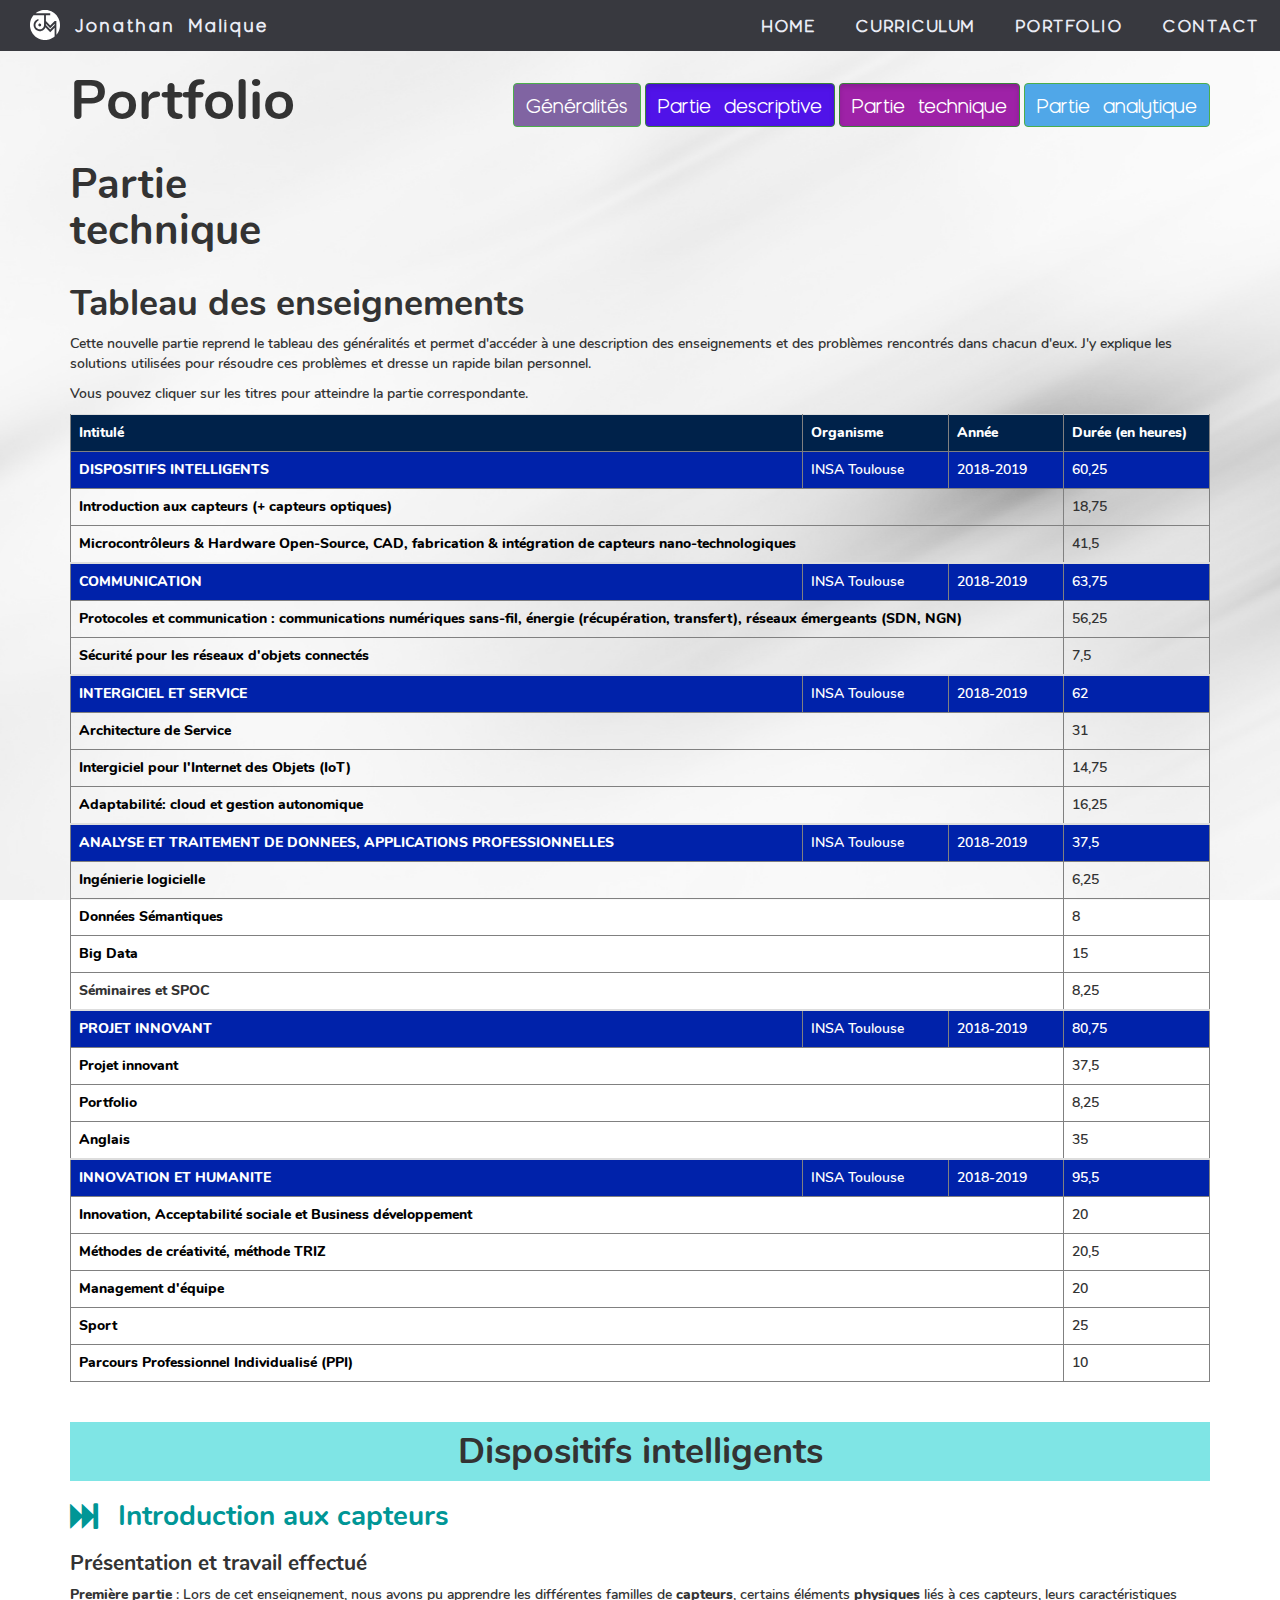
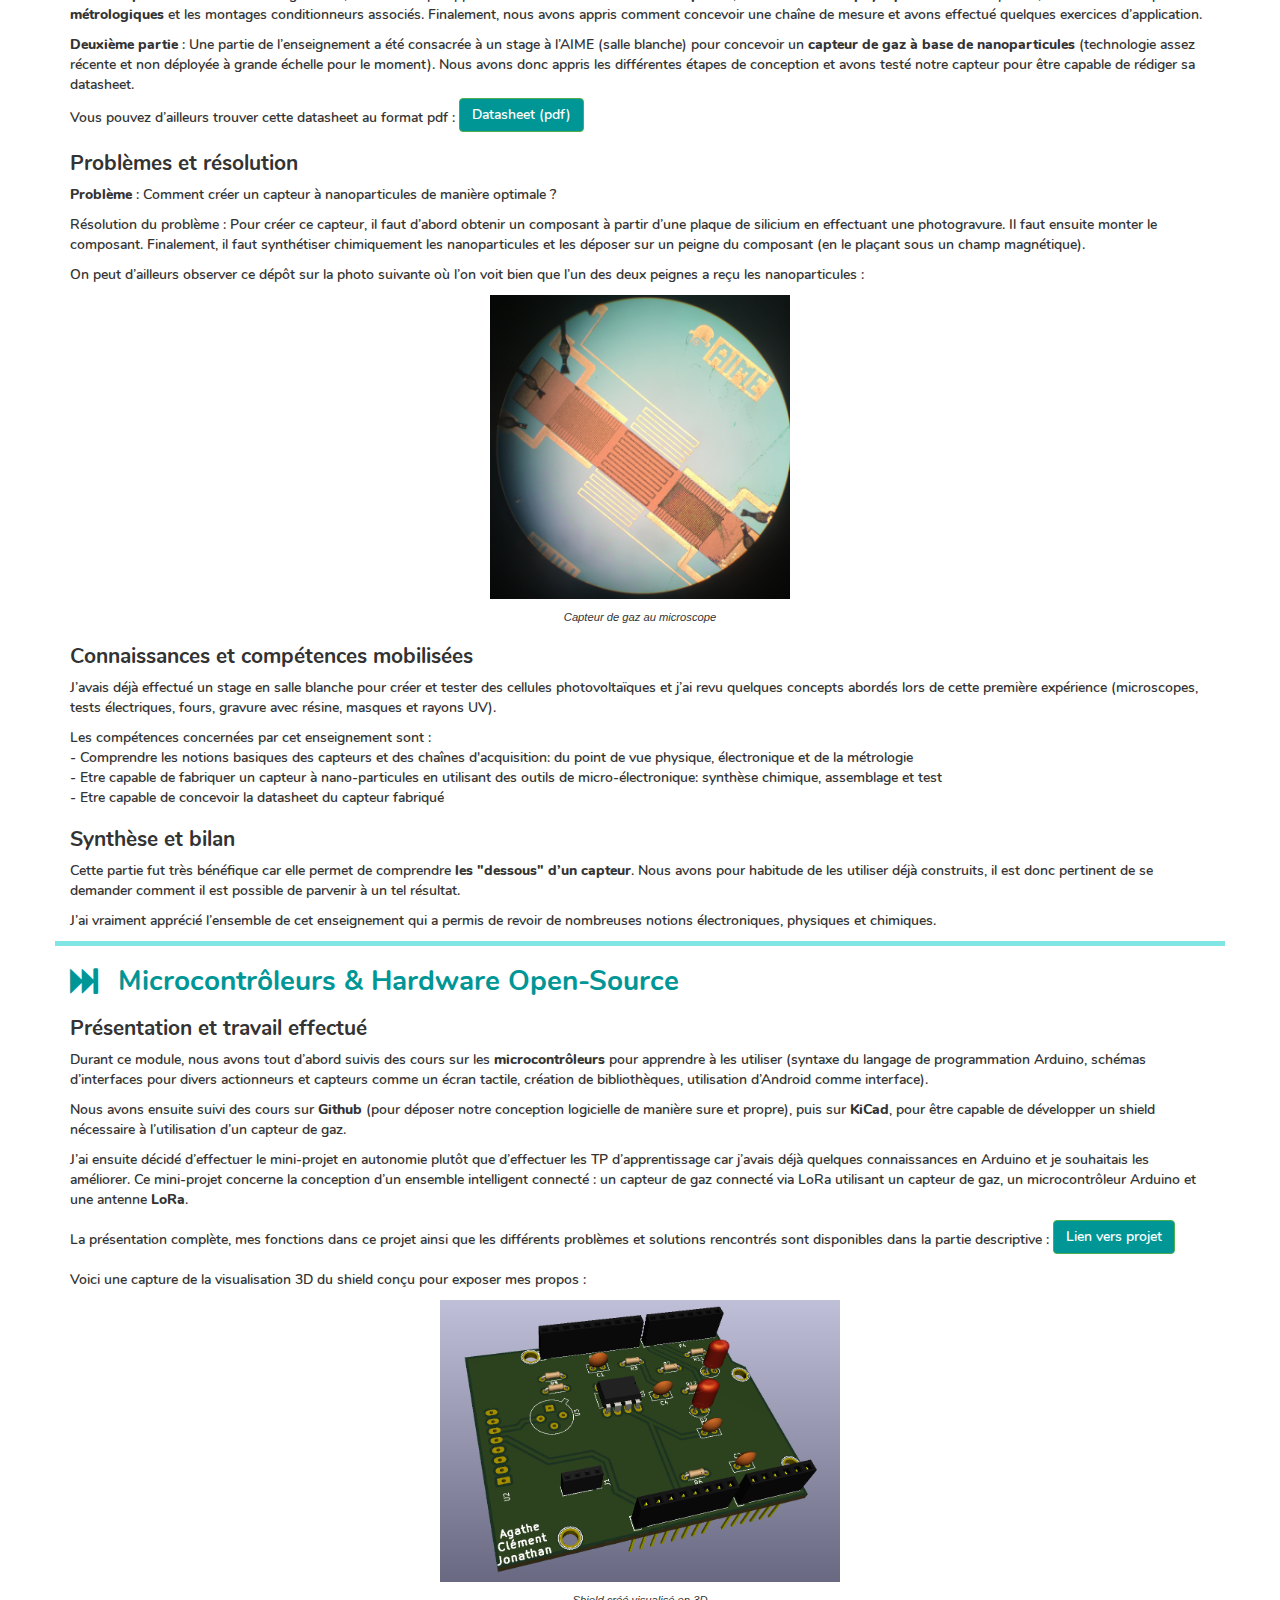
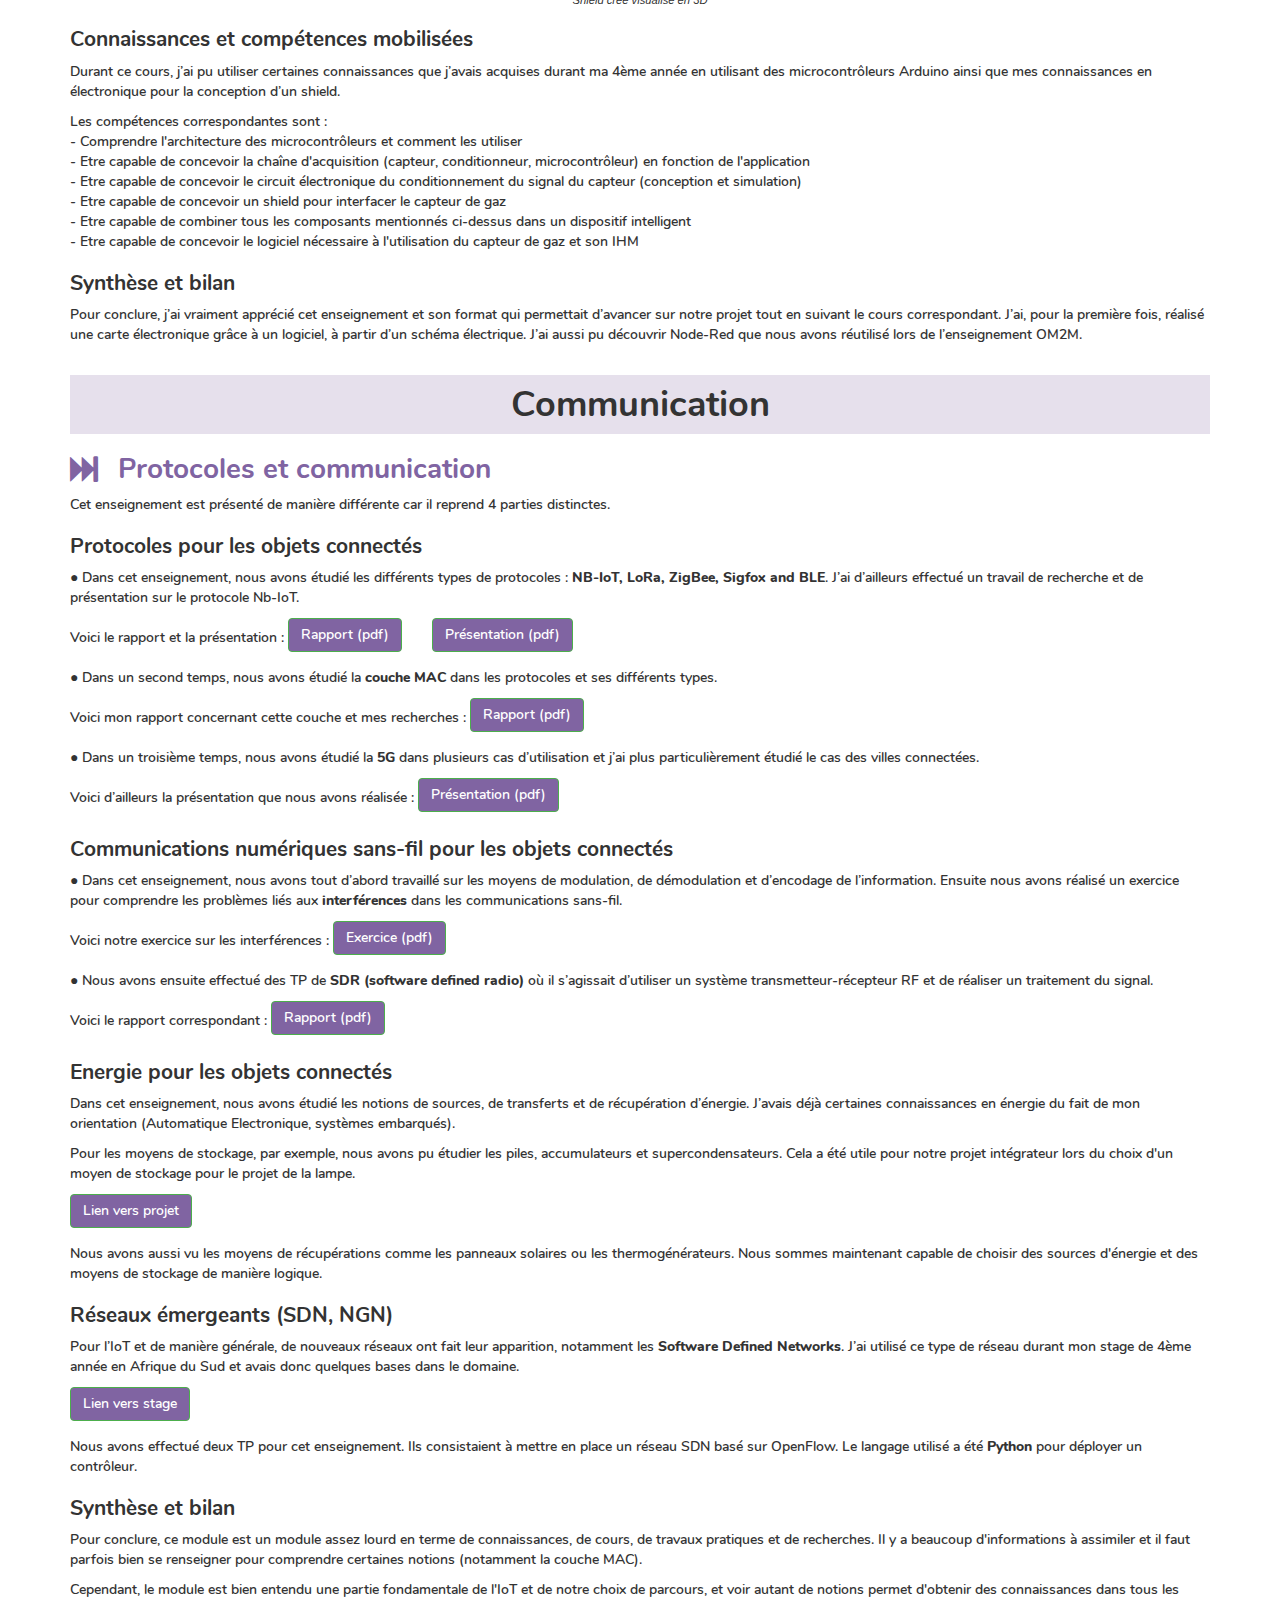
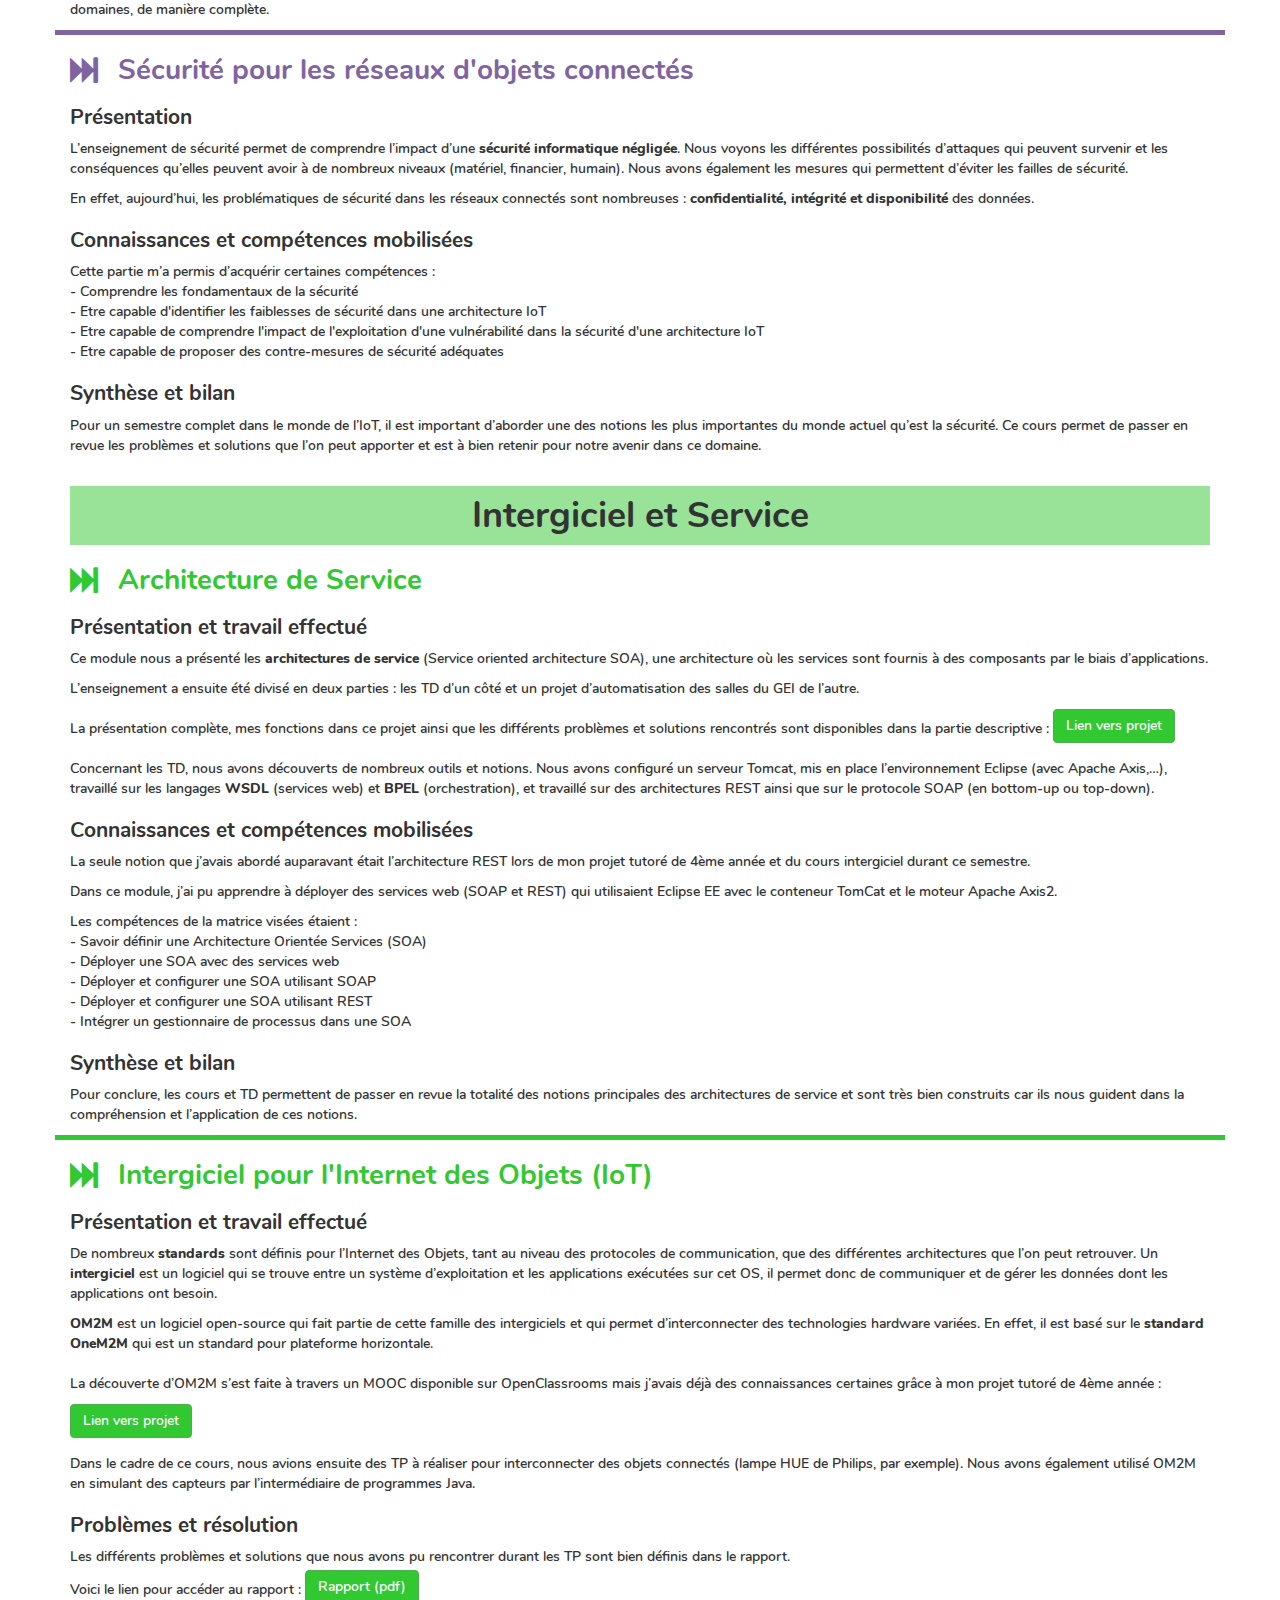
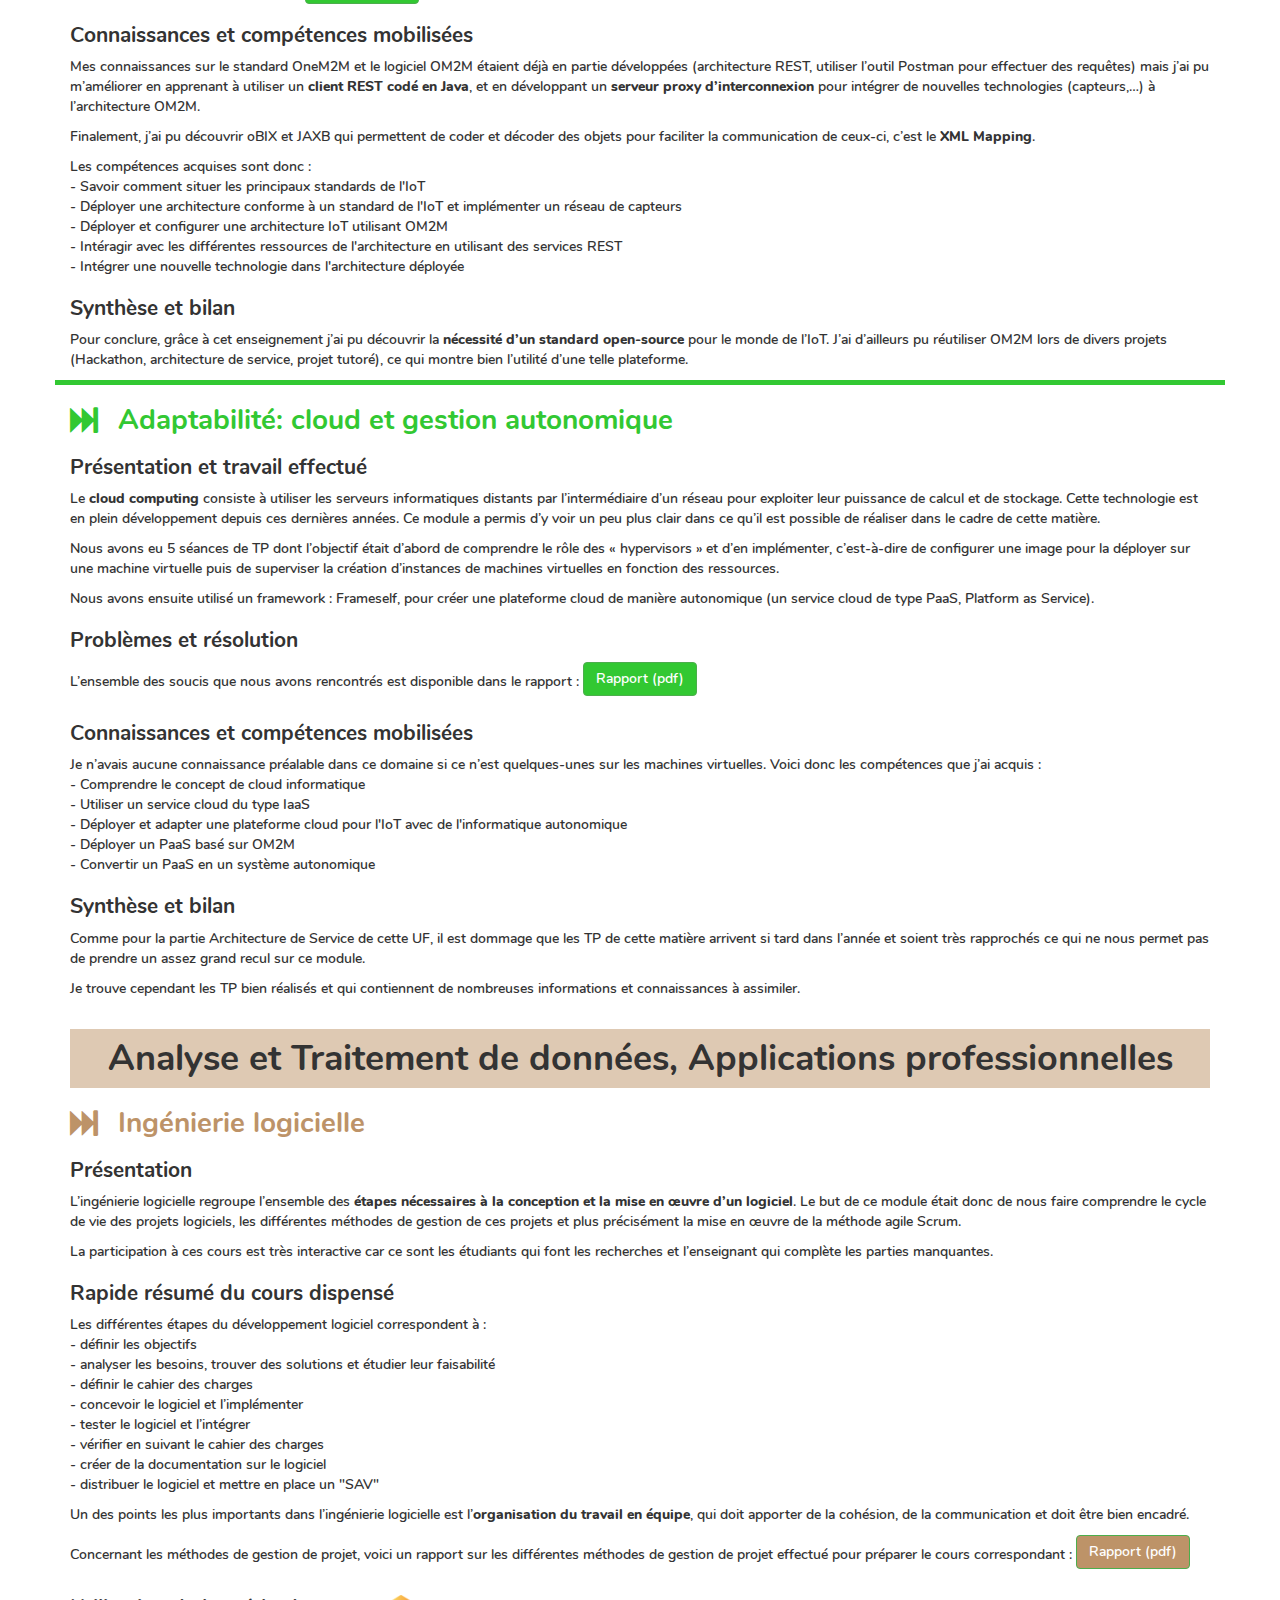
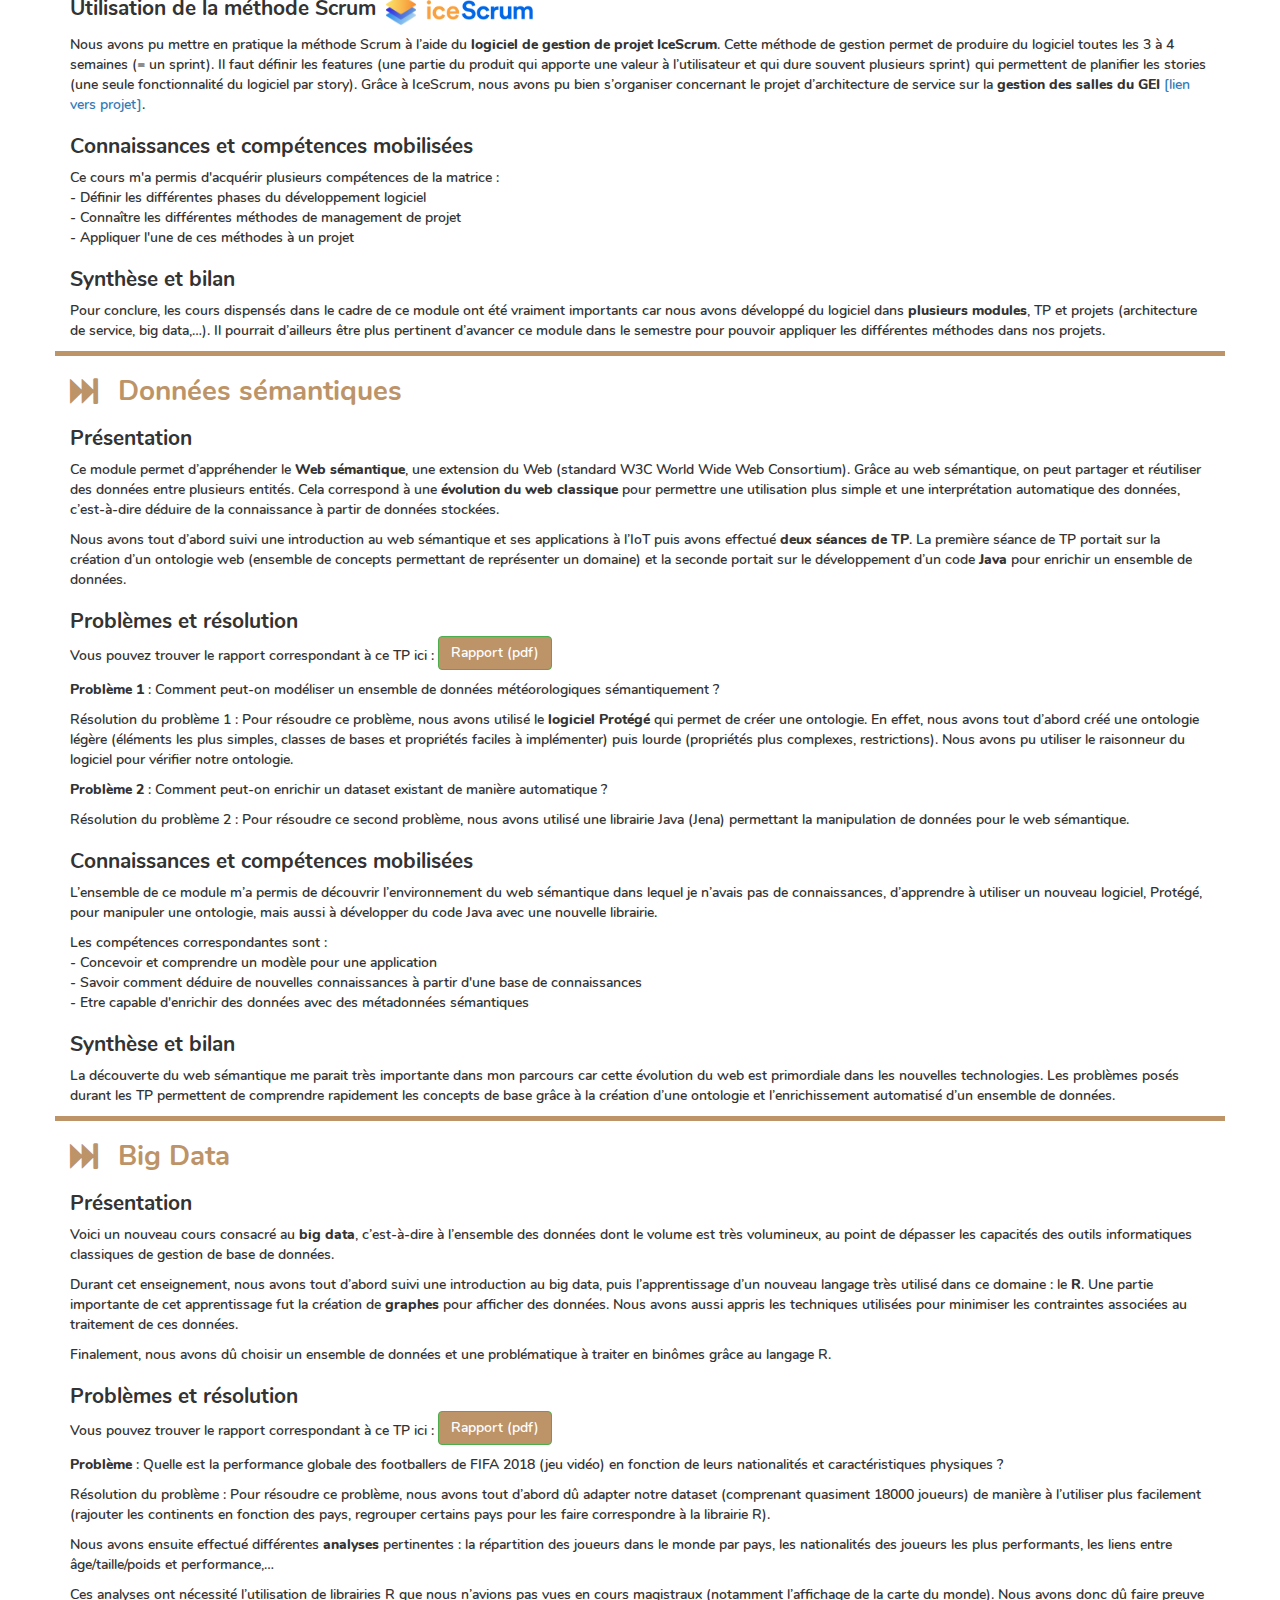
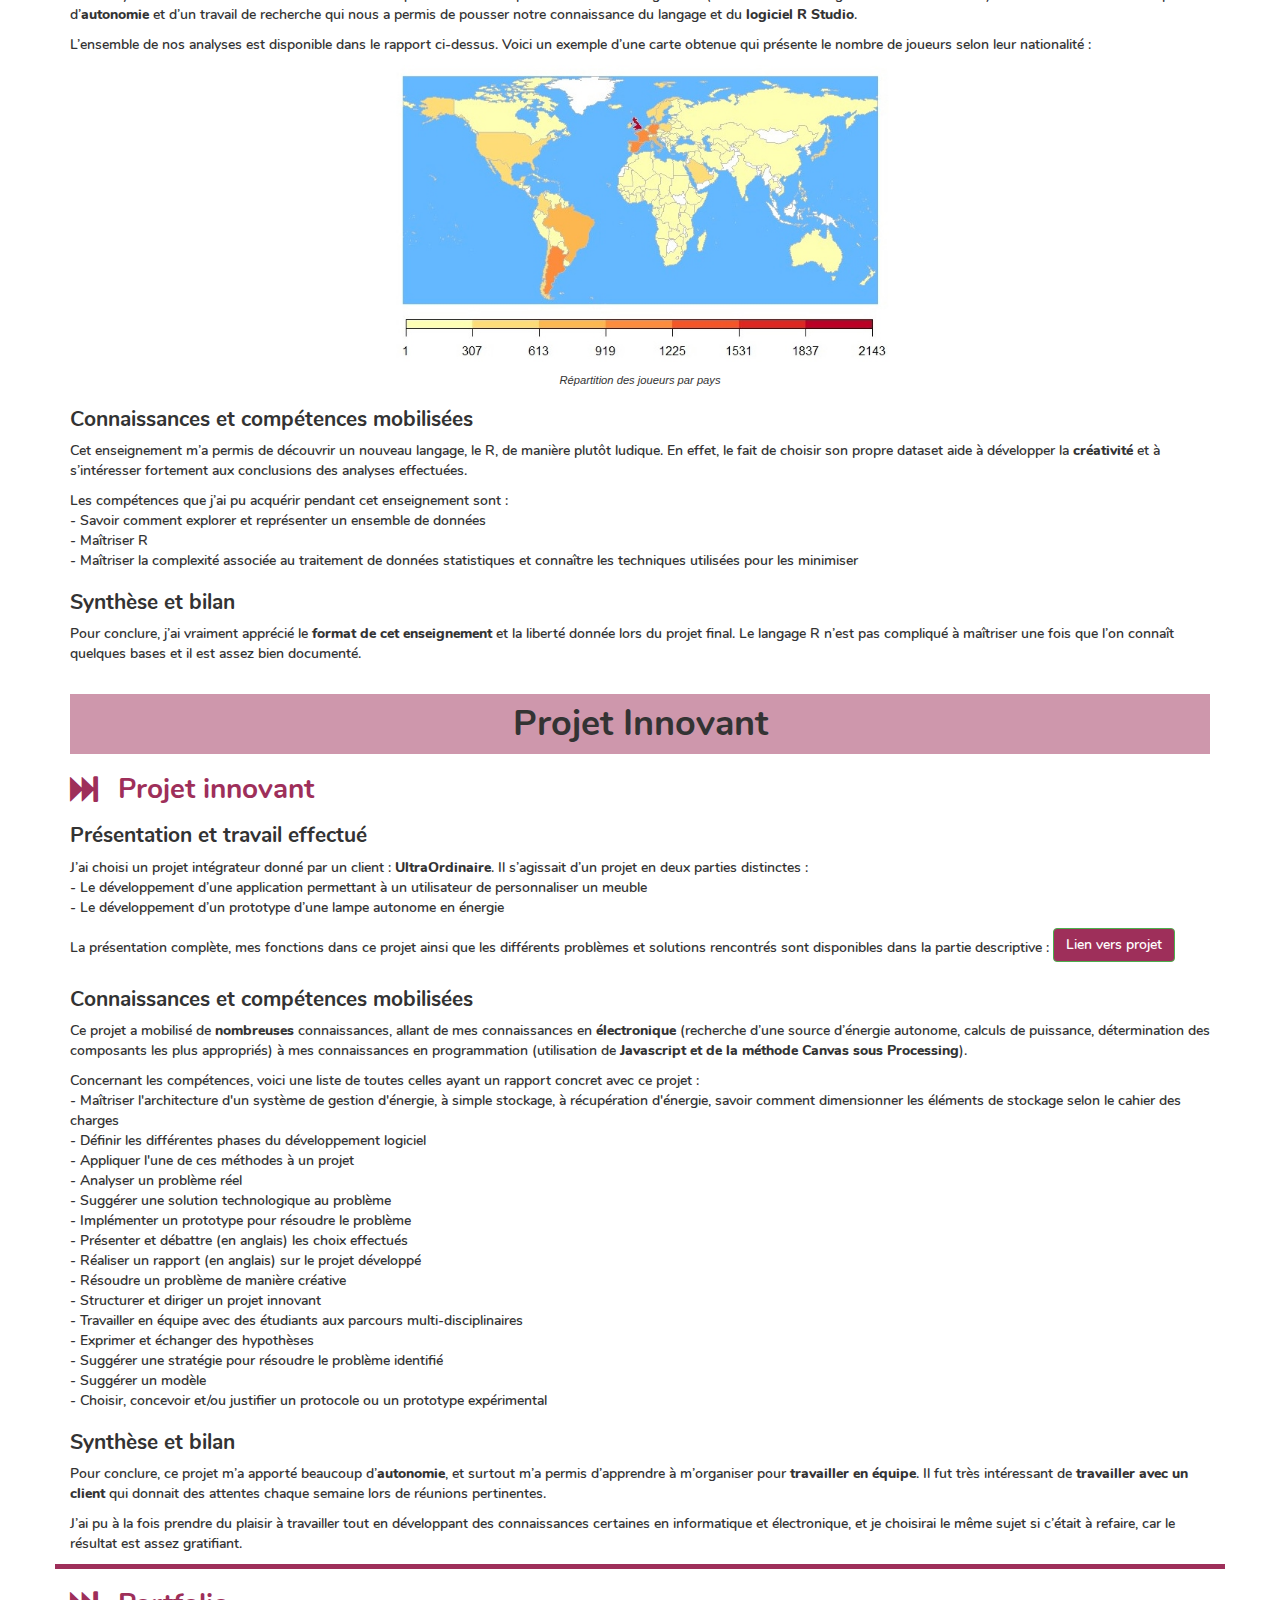
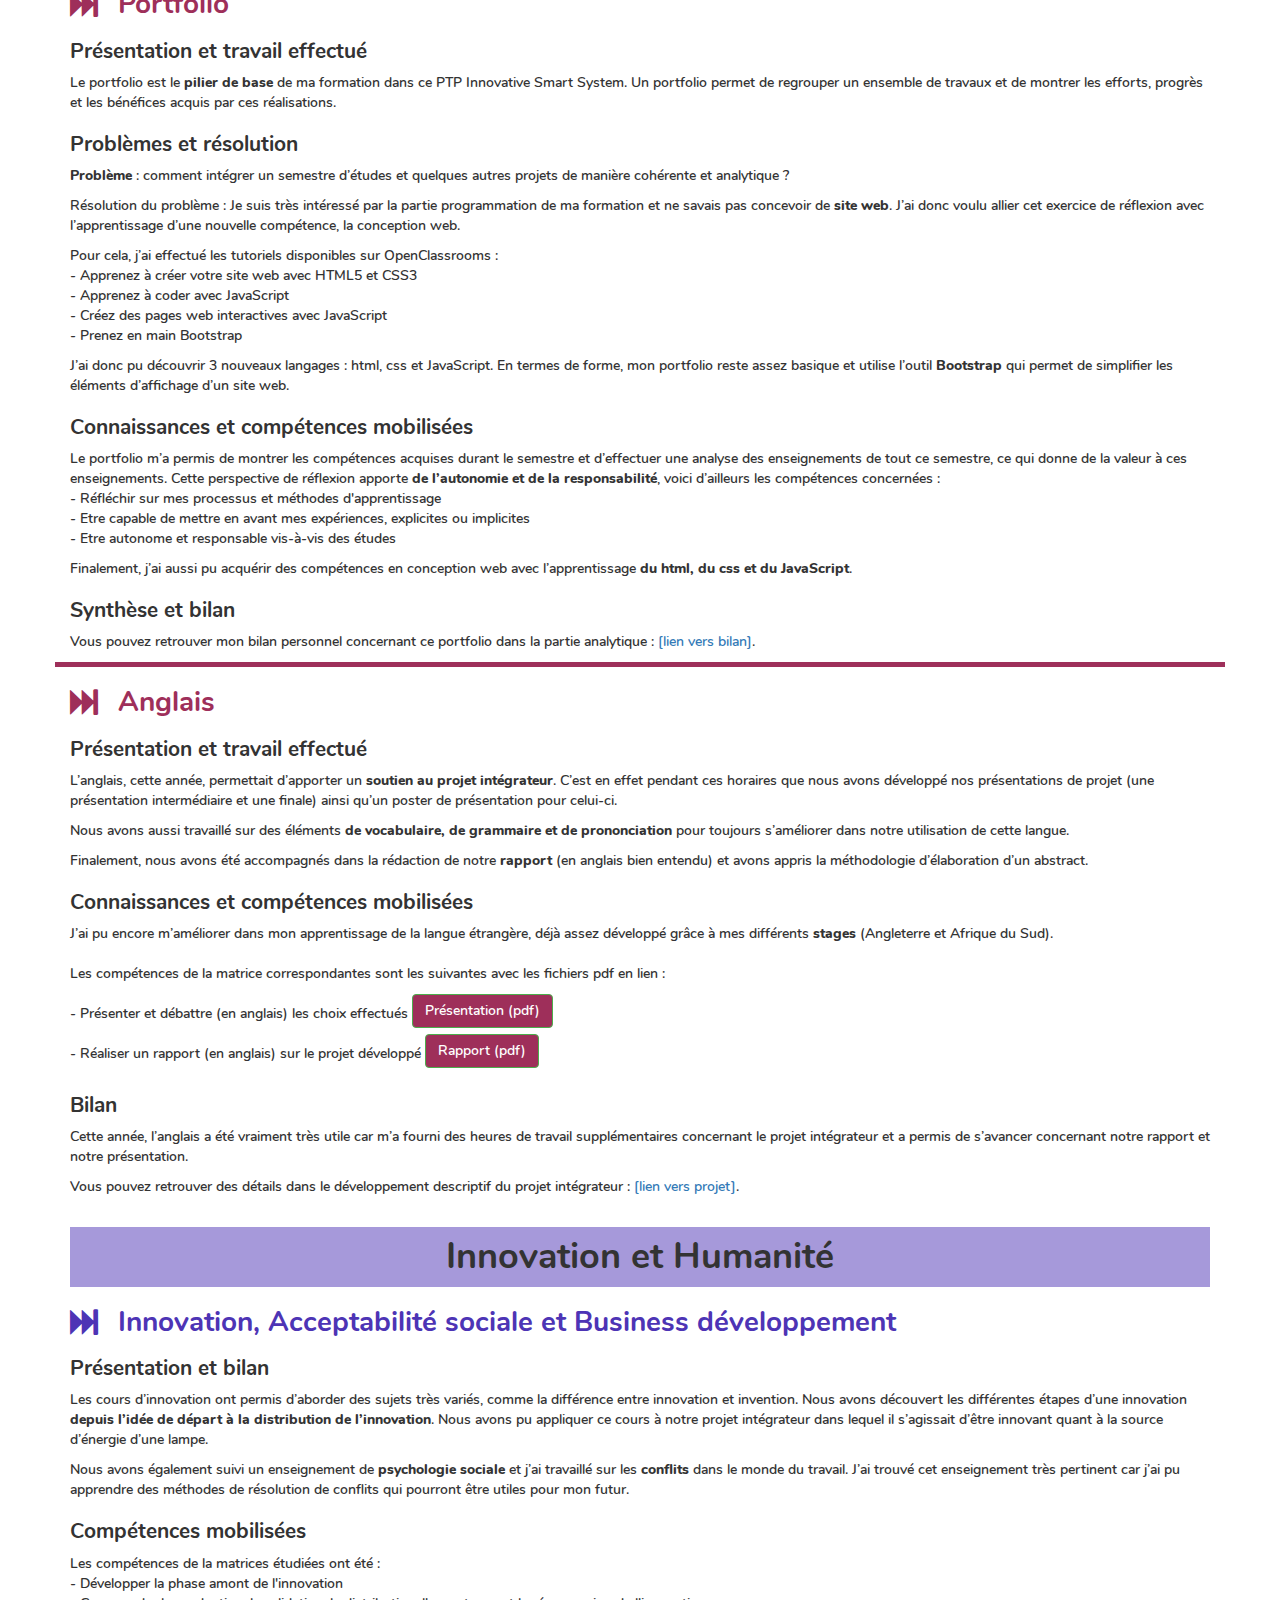
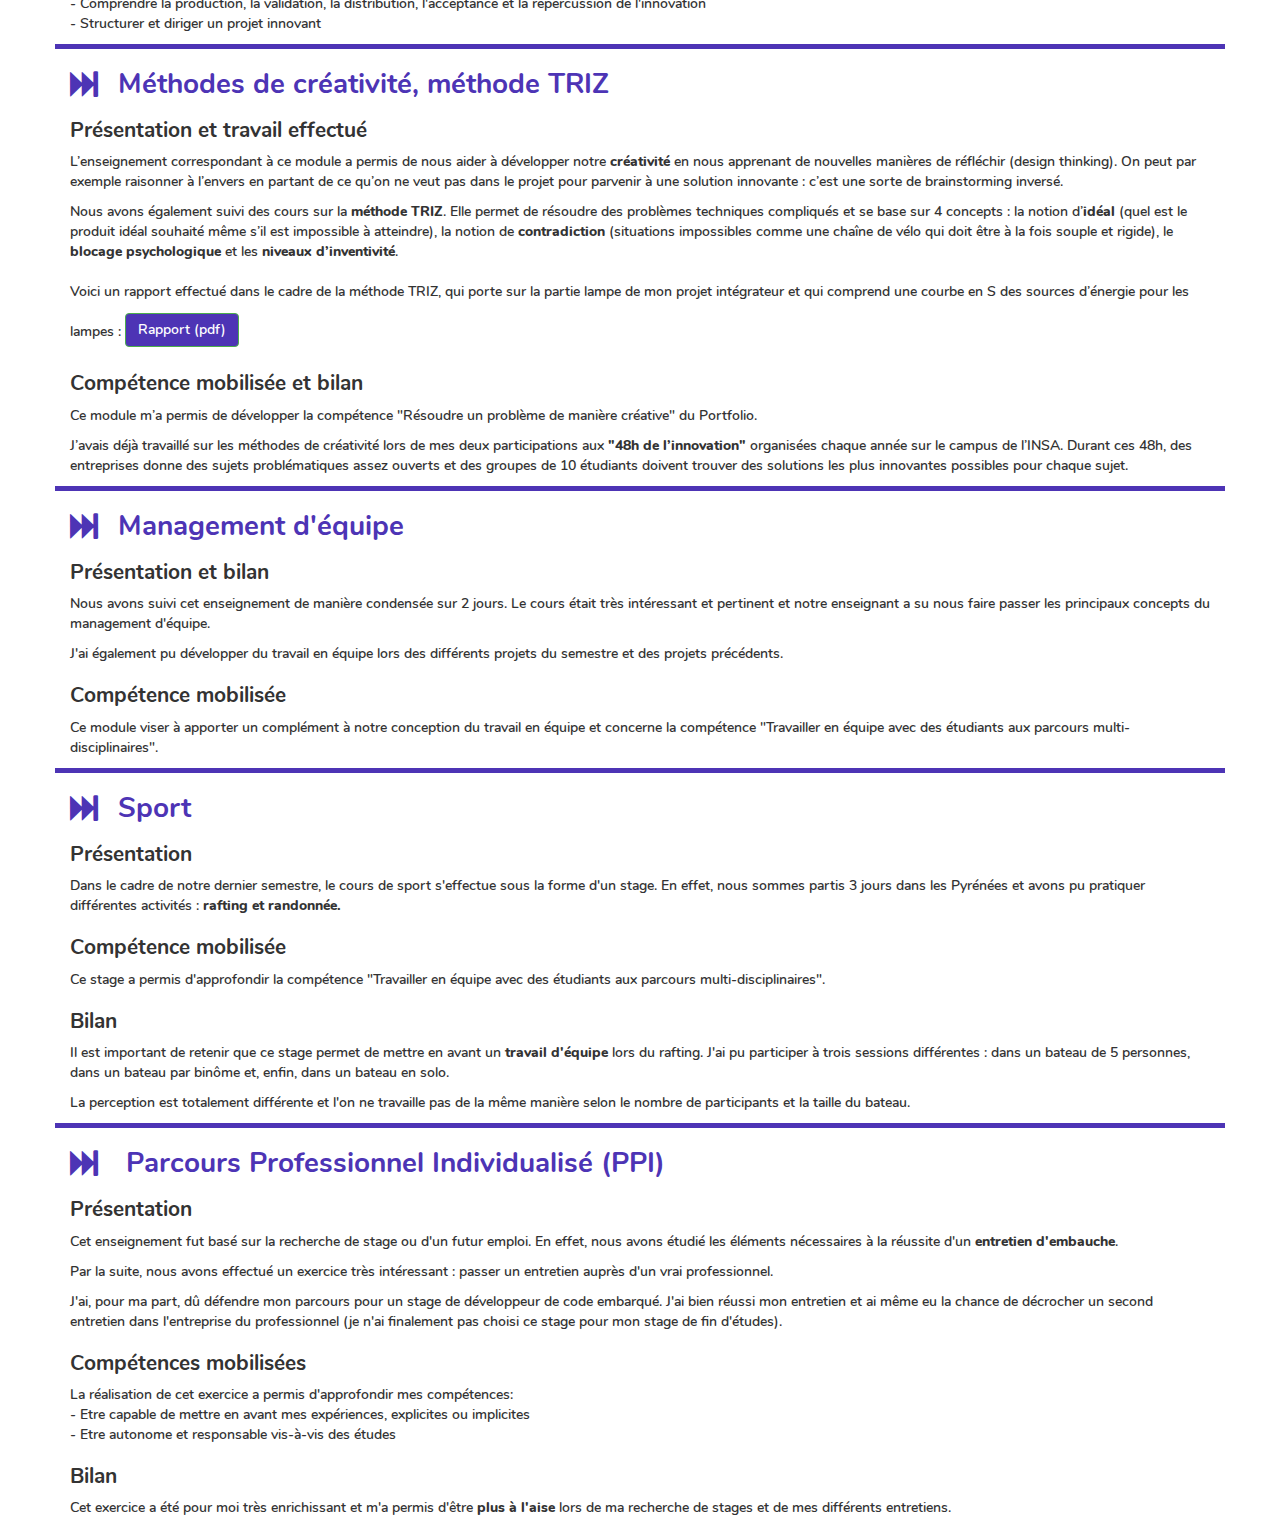
<file: portfolio-tech.html>
<!DOCTYPE html>
	<html>
		<head>
			<meta charset="utf-8">
			<title>Jonathan Portfolio</title>

			<meta name="viewport" content="width=device-width, initial-scale=1.0">

			<link rel="stylesheet" type="text/css" href="css/bootstrap.min.css">
			<link rel="stylesheet" type="text/css" href="css/style.css">
			<link rel="icon" type="image/png" href="Jojo_logo.png" />
		</head>

		<body class="firstport">
			<header>
				<nav class="navbar navbar-expand-lg navbar-light bg-light navbar-fixed-top">
					<div class="container-fluid">
					    <a class="navbar-brand" href="index.html"><img src="Jojo_logo.svg" width="30" height="30">
		 						<span>Jonathan Malique</span></a>
		 				<button class="navbar-toggler" type="button" data-toggle="collapse" data-target="#navbarSupportedContent" aria-controls="navbarSupportedContent" aria-expanded="false" aria-label="Toggle navigation" id="btnmenu"><span class="icon-bar">Menu</span>
						</button>
					    <div class="collapse navbar-collapse" id="navbarSupportedContent">
						    <ul class="nav navbar-nav navbar-right mr-auto">
						      <li class="hvr-underline-from-center nav-item"><a class="nav-link" href="index.html">HOME</a></li>
						      <li class="hvr-underline-from-center nav-item"><a class="nav-link" href="cv.html">CURRICULUM</a></li>
						      <li class="active hvr-underline-from-center nav-item"><a class="nav-link" href="portfolio.html">PORTFOLIO</a></li>
						      <li class="hvr-underline-from-center nav-item"><a class="nav-link" href="contact.html">CONTACT</a></li>
						    </ul>
					  </div>
					</div>
				</nav>
			</header>
 
			<div class="container-fluid margintopcont">
				<div class="container policetxt">
					<div class="row">
						<article class="col-lg-12 col-md-12">
							<h1 id="titre_port"> Portfolio </h1>
						</article>
					</div>
					<div class="row">
						<article class="col-lg-3 col-md-3">
							<h1 id="titre_grand"> Partie technique </h1>							
						</article>
						<article class="col-lg-9 col-md-9 text-right padbut">
							<a href="portfolio.html"><button class="btn btn-success gene">Généralités</button></a>	
							<a href="portfolio-desc.html"><button class="btn btn-success active desc">Partie descriptive</button></a>	
							<a href="portfolio-tech.html"><button class="btn btn-success active tech">Partie technique</button></a>	
							<a href="portfolio-anal.html"><button class="btn btn-success anal">Partie analytique</button></a>		
						</article>
					</div>
					<div class="row">
						<article class="col-md-12 col-lg-12">
							<h1> Tableau des enseignements </h1>
							<p>Cette nouvelle partie reprend le tableau des généralités et permet d'accéder à une description des enseignements et des problèmes rencontrés dans chacun d'eux. J'y explique les solutions utilisées pour résoudre ces problèmes et dresse un rapide bilan personnel.</p><p>Vous pouvez cliquer sur les titres pour atteindre la partie correspondante.</p>
						</article>
					</div>
					<table class="table table-bordered">
					  <thead class="thead-dark">
					    <tr>
					      <th scope="col">Intitulé</th>
					      <th scope="col">Organisme</th>
					      <th scope="col">Année</th>
					      <th scope="col">Durée (en heures)</th>
					    </tr>
					  </thead>
					  <tbody>
					    <tr class = "uftitre">
					      <th scope="row"><a href="#dispint">DISPOSITIFS INTELLIGENTS</a></th>
					      <td>INSA Toulouse</td>
					      <td>2018-2019</td>
					      <td>60,25</td>
					    </tr>
					    <tr>
					      <th colspan="3" scope="row"><a href="#introcap">Introduction aux capteurs (+ capteurs optiques)</a></th>
					      <td>18,75</td>
					    </tr>
					    <tr>
					      <th colspan="3" scope="row"><a href="#mosh">Microcontrôleurs & Hardware Open-Source, CAD, fabrication & intégration de capteurs nano-technologiques</a></th>
					      <td>41,5</td>
					    </tr>
					  </tbody>
					  <tbody>
					    <tr class = "uftitre">
					      <th scope="row"><a href="#commun">COMMUNICATION</a></th>
					      <td>INSA Toulouse</td>
					      <td>2018-2019</td>
					      <td>63,75</td>
					    </tr>
					    <tr>
					      <th colspan="3" scope="row"><a href="#proto">Protocoles et communication : communications numériques sans-fil, énergie (récupération, transfert), réseaux émergeants (SDN, NGN)</a></th>
					      <td>56,25</td>
					    </tr>
					    <tr>
					      <th colspan="3" scope="row"><a href="#securite">Sécurité pour les réseaux d'objets connectés</a></th>
					      <td>7,5</td>
					    </tr>
					  </tbody>
					  <tbody>
					    <tr class = "uftitre">
					      <th scope="row"><a href="#inter">INTERGICIEL ET SERVICE</a></th>
					      <td>INSA Toulouse</td>
					      <td>2018-2019</td>
					      <td>62</td>
					    </tr>
					    <tr>
					      <th colspan="3" scope="row"><a href="#archiserv">Architecture de Service</a></th>
					      <td>31</td>
					    </tr>
					    <tr>
					      <th colspan="3" scope="row"><a href="#intergic">Intergiciel pour l'Internet des Objets (IoT)</a></th>
					      <td>14,75</td>
					    </tr>
					    <tr>
					      <th colspan="3" scope="row"><a href="#adapt">Adaptabilité: cloud et gestion autonomique</a></th>
					      <td>16,25</td>
					    </tr>
					  </tbody>
					  <tbody>
					    <tr class = "uftitre">
					      <th scope="row"><a href="#analtrait">ANALYSE ET TRAITEMENT DE DONNEES, APPLICATIONS PROFESSIONNELLES</a></th>
					      <td>INSA Toulouse</td>
					      <td>2018-2019</td>
					      <td>37,5</td>
					    </tr>
					    <tr>
					      <th colspan="3" scope="row"><a href="#inglog">Ingénierie logicielle</a></th>
					      <td>6,25</td>
					    </tr>
					    <tr>
					      <th colspan="3" scope="row"><a href="#donsem">Données Sémantiques</a></th>
					      <td>8</td>
					    </tr>
					    <tr>
					      <th colspan="3" scope="row"><a href="#bigd">Big Data</a></th>
					      <td>15</td>
					    </tr>
					    <tr>
					      <th colspan="3" scope="row">Séminaires et SPOC</th>
					      <td>8,25</td>
					    </tr>
					  </tbody>
					  <tbody>
					    <tr class = "uftitre">
					      <th scope="row"><a href="#projetin">PROJET INNOVANT</a></th>
					      <td>INSA Toulouse</td>
					      <td>2018-2019</td>
					      <td>80,75</td>
					    </tr>
					    <tr>
					      <th colspan="3" scope="row"><a href="#projin">Projet innovant</a></th>
					      <td>37,5</td>
					    </tr>
					    <tr>
					      <th colspan="3" scope="row"><a href="#portf">Portfolio</a></th>
					      <td>8,25</td>
					    </tr>
					    <tr>
					      <th colspan="3" scope="row"><a href="#engl">Anglais</a></th>
					      <td>35</td>
					    </tr>
					  </tbody>
					  <tbody>
					    <tr class = "uftitre">
					      <th scope="row"><a href="#innhum">INNOVATION ET HUMANITE</a></th>
					      <td>INSA Toulouse</td>
					      <td>2018-2019</td>
					      <td>95,5</td>
					    </tr>
					    <tr>
					      <th colspan="3" scope="row"><a href="#accsoc">Innovation, Acceptabilité sociale et Business développement</a></th>
					      <td>20</td>
					    </tr>
					    <tr>
					      <th colspan="3" scope="row"><a href="#methcre">Méthodes de créativité, méthode TRIZ</a></th>
					      <td>20,5</td>
					    </tr>
					    <tr>
					      <th colspan="3" scope="row"><a href="#manageq">Management d'équipe</a></th>
					      <td>20</td>
					    </tr>
					    <tr>
					      <th colspan="3" scope="row"><a href="#sport">Sport</a></th>
					      <td>25</td>
					    </tr>
					    <tr>
					      <th colspan="3" scope="row"><a href="#ppi">Parcours Professionnel Individualisé (PPI)</a></th>
					      <td>10</td>
					    </tr>
					  </tbody>
					</table>

					<div class="row" id="dispint">
						<article class="col-md-12 col-lg-12">
							<h1 style="background: rgba(0, 204, 204, 0.5); text-align: center; padding-top: 10px; padding-bottom: 10px;"> Dispositifs intelligents </h1>
							<h2 id="introcap" style="color: rgba(0, 150, 150);"><span class="glyphicon glyphicon-fast-forward"></span>Introduction aux capteurs </h2>
							<h3>Présentation et travail effectué</h3>
							<p><b>Première partie</b> : Lors de cet enseignement, nous avons pu apprendre les différentes familles de <b>capteurs</b>, certains éléments <b>physiques</b> liés à ces capteurs, leurs caractéristiques <b>métrologiques</b> et les montages conditionneurs associés. Finalement, nous avons appris comment concevoir une chaîne de mesure et avons effectué quelques exercices d’application.</p>
							<p><b>Deuxième partie</b> : Une partie de l’enseignement a été consacrée à un stage à l’AIME (salle blanche) pour concevoir un <b>capteur de gaz à base de nanoparticules</b> (technologie assez récente et non déployée à grande échelle pour le moment). Nous avons donc appris les différentes étapes de conception et avons testé notre capteur pour être capable de rédiger sa datasheet.</p>
							<p>Vous pouvez d’ailleurs trouver cette datasheet au format pdf : <a class="btn btn-success franc" style="background-color: rgba(0, 150, 150) !important;" href="imrap/datasheet.pdf" target="_blank">Datasheet (pdf)</a>
							</p>
							<h3>Problèmes et résolution</h3>
							<p><b>Problème</b> : Comment créer un capteur à nanoparticules de manière optimale ?</p>
							<p>Résolution du problème : Pour créer ce capteur, il faut d’abord obtenir un composant à partir d’une plaque de silicium en effectuant une photogravure. Il faut ensuite monter le composant. Finalement, il faut synthétiser chimiquement les nanoparticules et les déposer sur un peigne du composant (en le plaçant sous un champ magnétique).</p>
							<p>On peut d’ailleurs observer ce dépôt sur la photo suivante où l’on voit bien que l’un des deux peignes a reçu les nanoparticules :</p>
							<p>
								<figure style="text-align: center;">
								  <p><img src="imrap/aime.jpg"
								    width="300px"
								    alt="aimesensor">
								  <figcaption style="font-size: 0.8em"><i>Capteur de gaz au microscope</i></figcaption>
								</figure>
							</p>
							<h3>Connaissances et compétences mobilisées</h3>
							<p>J’avais déjà effectué un stage en salle blanche pour créer et tester des cellules photovoltaïques et j’ai revu quelques concepts abordés lors de cette première expérience (microscopes, tests électriques, fours, gravure avec résine, masques et rayons UV).</p>
							<p>Les compétences concernées par cet enseignement sont :
							<br/>- Comprendre les notions basiques des capteurs et des chaînes d'acquisition: du point de vue physique, électronique et de la métrologie
							<br/>- Etre capable de fabriquer un capteur à nano-particules en utilisant des outils de micro-électronique: synthèse chimique, assemblage et test
							<br/>- Etre capable de concevoir la datasheet du capteur fabriqué
							</p>
							<h3>Synthèse et bilan</h3>
							<p>Cette partie fut très bénéfique car elle permet de comprendre <b>les "dessous" d’un capteur</b>. Nous avons pour habitude de les utiliser déjà construits, il est donc pertinent de se demander comment il est possible de parvenir à un tel résultat.</p>
							<p>J’ai vraiment apprécié l’ensemble de cet enseignement qui a permis de revoir de nombreuses notions électroniques, physiques et chimiques.
							</p>


							<div class="row" style="background-color: rgba(0, 204, 204, 0.5); height: 5px;">
							</div>

							<h2 id="mosh" style="color: rgba(0, 150, 150);"><span class="glyphicon glyphicon-fast-forward"></span>Microcontrôleurs & Hardware Open-Source </h2>
							<h3>Présentation et travail effectué</h3>
							<p>Durant ce module, nous avons tout d’abord suivis des cours sur les <b>microcontrôleurs</b> pour apprendre à les utiliser (syntaxe du langage de programmation Arduino, schémas d’interfaces pour divers actionneurs et capteurs comme un écran tactile, création de bibliothèques, utilisation d’Android comme interface).</p>
							<p>Nous avons ensuite suivi des cours sur <b>Github</b> (pour déposer notre conception logicielle de manière sure et propre), puis sur <b>KiCad</b>, pour être capable de développer un shield nécessaire à l’utilisation d’un capteur de gaz. </p>
							<p>J’ai ensuite décidé d’effectuer le mini-projet en autonomie plutôt que d’effectuer les TP d’apprentissage car j’avais déjà quelques connaissances en Arduino et je souhaitais les améliorer. Ce mini-projet concerne la conception d’un ensemble intelligent connecté : un capteur de gaz connecté via LoRa utilisant un capteur de gaz, un microcontrôleur Arduino et une antenne <b>LoRa</b>.</p>
							<p style="line-height: 40px">La présentation complète, mes fonctions dans ce projet ainsi que les différents problèmes et solutions rencontrés sont disponibles dans la partie descriptive : <a class="btn btn-success franc" style="background-color: rgba(0, 150, 150) !important;" href="portfolio-desc.html#moshpro">Lien vers projet</a>
							</p>
							<p>Voici une capture de la visualisation 3D du shield conçu pour exposer mes propos :</p>
							<p>
								<figure style="text-align: center;">
								  <p><img src="imrap/shield.png"
								    width="400px"
								    alt="Shield">
								  <figcaption style="font-size: 0.8em"><i>Shield créé visualisé en 3D</i></figcaption>
								</figure>
							</p>
							<h3>Connaissances et compétences mobilisées</h3>
							<p>Durant ce cours, j’ai pu utiliser certaines connaissances que j’avais acquises durant ma 4ème année en utilisant des microcontrôleurs Arduino ainsi que mes connaissances en électronique pour la conception d’un shield.</p>
							<p>Les compétences correspondantes sont :
							<br/>- Comprendre l'architecture des microcontrôleurs et comment les utiliser
							<br/>- Etre capable de concevoir la chaîne d'acquisition (capteur, conditionneur, microcontrôleur) en fonction de l'application
							<br/>- Etre capable de concevoir le circuit électronique du conditionnement du signal du capteur (conception et simulation)
							<br/>- Etre capable de concevoir un shield pour interfacer le capteur de gaz
							<br/>- Etre capable de combiner tous les composants mentionnés ci-dessus dans un dispositif intelligent
							<br/>- Etre capable de concevoir le logiciel nécessaire à l'utilisation du capteur de gaz et son IHM
							</p>
							<h3>Synthèse et bilan</h3>
							<p>Pour conclure, j’ai vraiment apprécié cet enseignement et son format qui permettait d’avancer sur notre projet tout en suivant le cours correspondant. J’ai, pour la première fois, réalisé une carte électronique grâce à un logiciel, à partir d’un schéma électrique. J’ai aussi pu découvrir Node-Red que nous avons réutilisé lors de l’enseignement OM2M.</p>


							
						</article>
					</div>

					<div class="row" id="commun">
						<article class="col-md-12 col-lg-12">
							<h1 style="background: rgba(128, 100, 162, 0.2); text-align: center; padding-top: 10px; padding-bottom: 10px;"> Communication </h1>
							<h2 id="proto" style="color: rgba(128, 100, 162);"><span class="glyphicon glyphicon-fast-forward"></span>Protocoles et communication</h2>
							<p> Cet enseignement est présenté de manière différente car il reprend 4 parties distinctes.</p>
							<h3>Protocoles pour les objets connectés</h3>
							<p>● Dans cet enseignement, nous avons étudié les différents types de protocoles : <b>NB-IoT, LoRa, ZigBee, Sigfox and BLE</b>. J’ai d’ailleurs effectué un travail de recherche et de présentation sur le protocole Nb-IoT.</p>
							<p style="line-height: 40px;">Voici le rapport et la présentation :  <a class="btn btn-success franc" style="background-color: rgba(128, 100, 162) !important; margin-right: 30px;" href="imrap/nbiot.pdf" target="_blank">Rapport (pdf)</a><a class="btn btn-success franc" style="background-color: rgba(128, 100, 162) !important;" href="imrap/nbiotpres.pdf" target="_blank">Présentation (pdf)</a></p>
							<p>● Dans un second temps, nous avons étudié la <b>couche MAC</b> dans les protocoles et ses différents types.</p>
							<p style="line-height: 40px;">Voici mon rapport concernant cette couche et mes recherches :   <a class="btn btn-success franc" style="background-color: rgba(128, 100, 162) !important;" href="imrap/couchemac.pdf" target="_blank">Rapport (pdf)</a></p>
							<p>● Dans un troisième temps, nous avons étudié la <b>5G</b> dans plusieurs cas d’utilisation et j’ai plus particulièrement étudié le cas des villes connectées.</p>
							<p style="line-height: 40px;">Voici d’ailleurs la présentation que nous avons réalisée :  <a class="btn btn-success franc" style="background-color: rgba(128, 100, 162) !important;" href="imrap/5Gsmartcity.pdf" target="_blank">Présentation (pdf)</a>
							</p>
							<h3>Communications numériques sans-fil pour les objets connectés </h3>
							<p>● Dans cet enseignement, nous avons tout d’abord travaillé sur les moyens de modulation, de démodulation et d’encodage de l’information. Ensuite nous avons réalisé un exercice pour comprendre les problèmes liés aux <b>interférences</b> dans les communications sans-fil.</p>
							<p style="line-height: 40px;">Voici notre exercice sur les interférences :   <a class="btn btn-success franc" style="background-color: rgba(128, 100, 162) !important;" href="imrap/zigbeeexo.pdf" target="_blank">Exercice (pdf)</a></p>
							<p>● Nous avons ensuite effectué des TP de <b>SDR (software defined radio)</b> où il s’agissait d’utiliser un système transmetteur-récepteur RF et de réaliser un traitement du signal.</p>
							<p style="line-height: 40px;">Voici le rapport correspondant :  <a class="btn btn-success franc" style="background-color: rgba(128, 100, 162) !important;" href="imrap/sdr.pdf" target="_blank">Rapport (pdf)</a>
							</p>
							<h3>Energie pour les objets connectés </h3>
							<p>Dans cet enseignement, nous avons étudié les notions de sources, de transferts et de récupération d’énergie. J’avais déjà certaines connaissances en énergie du fait de mon orientation (Automatique Electronique, systèmes embarqués). </p>
							<p> Pour les moyens de stockage, par exemple, nous avons pu étudier les piles, accumulateurs et supercondensateurs. Cela a été utile pour notre projet intégrateur lors du choix d'un moyen de stockage pour le projet de la lampe.</p>
							<p style="line-height: 40px;"><a class="btn btn-success franc" style="background-color: rgba(128, 100, 162) !important;" href="portfolio-desc.html#ultrao">Lien vers projet</a></p>
							<p>Nous avons aussi vu les moyens de récupérations comme les panneaux solaires ou les thermogénérateurs. Nous sommes maintenant capable de choisir des sources d'énergie et des moyens de stockage de manière logique.</p>
							<h3>Réseaux émergeants (SDN, NGN) </h3>
							<p>Pour l’IoT et de manière générale, de nouveaux réseaux ont fait leur apparition, notamment les <b>Software Defined Networks</b>. J’ai utilisé ce type de réseau durant mon stage de 4ème année en Afrique du Sud et avais donc quelques bases dans le domaine.</p>
							<p style="line-height: 40px;"><a class="btn btn-success franc" style="background-color: rgba(128, 100, 162) !important;" href="portfolio-desc.html#stage4">Lien vers stage</a></p>
							<p> Nous avons effectué deux TP pour cet enseignement. Ils consistaient à mettre en place un réseau SDN basé sur OpenFlow. Le langage utilisé a été <b>Python</b> pour déployer un contrôleur.</p>

							<h3>Synthèse et bilan </h3>
							<p>Pour conclure, ce module est un module assez lourd en terme de connaissances, de cours, de travaux pratiques et de recherches. Il y a beaucoup d'informations à assimiler et il faut parfois bien se renseigner pour comprendre certaines notions (notamment la couche MAC).</p>
							<p>Cependant, le module est bien entendu une partie fondamentale de l'IoT et de notre choix de parcours, et voir autant de notions permet d'obtenir des connaissances dans tous les domaines, de manière complète.</p>


							<div class="row" style="background-color: rgba(128, 100, 162); height: 5px;">
							</div>

							<h2 id="securite" style="color: rgba(128, 100, 162);"><span class="glyphicon glyphicon-fast-forward"></span>Sécurité pour les réseaux d'objets connectés </h2>
							<h3>Présentation</h3>
							<p>L’enseignement de sécurité permet de comprendre l’impact d’une <b>sécurité informatique négligée</b>. Nous voyons les différentes possibilités d’attaques qui peuvent survenir et les conséquences qu’elles peuvent avoir à de nombreux niveaux (matériel, financier, humain). Nous avons également les mesures qui permettent d’éviter les failles de sécurité. </p>
							<p>En effet, aujourd’hui, les problématiques de sécurité dans les réseaux connectés sont nombreuses : <b>confidentialité, intégrité et disponibilité</b> des données.
							</p>
							<h3>Connaissances et compétences mobilisées</h3>
							<p>Cette partie m’a permis d’acquérir certaines compétences :
							<br/>- Comprendre les fondamentaux de la sécurité
							<br/>- Etre capable d'identifier les faiblesses de sécurité dans une architecture IoT
							<br/>- Etre capable de comprendre l'impact de l'exploitation d'une vulnérabilité dans la sécurité d'une architecture IoT
							<br/>- Etre capable de proposer des contre-mesures de sécurité adéquates
							</p>
							<h3>Synthèse et bilan</h3>
							<p>Pour un semestre complet dans le monde de l’IoT, il est important d’aborder une des notions les plus importantes du monde actuel qu’est la sécurité. Ce cours permet de passer en revue les problèmes et solutions que l’on peut apporter et est à bien retenir pour notre avenir dans ce domaine.</p>

						</article>
					</div>

					<div class="row" id="inter">
						<article class="col-md-12 col-lg-12">
							<h1 style="background: rgba(50, 200, 50, 0.5); text-align: center; padding-top: 10px; padding-bottom: 10px;"> Intergiciel et Service </h1>
							<h2 id="archiserv" style="color: rgba(50, 200, 50);"><span class="glyphicon glyphicon-fast-forward"></span>Architecture de Service </h2>
							<h3>Présentation et travail effectué</h3>
							<p>Ce module nous a présenté les <b>architectures de service</b> (Service oriented architecture SOA), une architecture où les services sont fournis à des composants par le biais d’applications.</p>
							<p>L’enseignement a ensuite été divisé en deux parties : les TD d’un côté et un projet d’automatisation des salles du GEI de l’autre.</p>
							<p style="line-height: 40px">La présentation complète, mes fonctions dans ce projet ainsi que les différents problèmes et solutions rencontrés sont disponibles dans la partie descriptive :  <a class="btn btn-success franc" style="background-color: rgba(50, 200, 50) !important;" href="portfolio-desc.html#gestgei">Lien vers projet</a></p>
							<p>Concernant les TD, nous avons découverts de nombreux outils et notions. Nous avons configuré un serveur Tomcat, mis en place l’environnement Eclipse (avec Apache Axis,…), travaillé sur les langages <b>WSDL</b> (services web) et <b>BPEL</b> (orchestration), et travaillé sur des architectures REST ainsi que sur le protocole SOAP (en bottom-up ou top-down).
							</p>
							<h3>Connaissances et compétences mobilisées</h3>
							<p>La seule notion que j’avais abordé auparavant était l’architecture REST lors de mon projet tutoré de 4ème année et du cours intergiciel durant ce semestre.</p>
							<p>Dans ce module, j’ai pu apprendre à déployer des services web (SOAP et REST) qui utilisaient Eclipse EE avec le conteneur TomCat et le moteur Apache Axis2.</p>
							<p>Les compétences de la matrice visées étaient :
							<br/>- Savoir définir une Architecture Orientée Services (SOA)
							<br/>- Déployer une SOA avec des services web
							<br/>- Déployer et configurer une SOA utilisant SOAP
							<br/>- Déployer et configurer une SOA utilisant REST
							<br/>- Intégrer un gestionnaire de processus dans une SOA
							</p>
							<h3>Synthèse et bilan</h3>
							<p>Pour conclure, les cours et TD permettent de passer en revue la totalité des notions principales des architectures de service et sont très bien construits car ils nous guident dans la compréhension et l’application de ces notions.</p>


							<div class="row" style="background-color: rgba(50, 200, 50); height: 5px;">
							</div>

							<h2 id="intergic" style="color: rgba(50, 200, 50);"><span class="glyphicon glyphicon-fast-forward"></span>Intergiciel pour l'Internet des Objets (IoT) </h2>
							<h3>Présentation et travail effectué</h3>
							<p>De nombreux <b>standards</b> sont définis pour l’Internet des Objets, tant au niveau des protocoles de communication, que des différentes architectures que l’on peut retrouver. Un <b>intergiciel</b> est un logiciel qui se trouve entre un système d’exploitation et les applications exécutées sur cet OS, il permet donc de communiquer et de gérer les données dont les applications ont besoin.</p>
							<p><b>OM2M</b> est un logiciel open-source qui fait partie de cette famille des intergiciels et qui permet d’interconnecter des technologies hardware variées. En effet, il est basé sur le <b>standard OneM2M</b> qui est un standard pour plateforme horizontale.</p>
							<p style="line-height: 40px">La découverte d’OM2M s’est faite à travers un MOOC disponible sur OpenClassrooms mais j’avais déjà des connaissances certaines grâce à mon projet tutoré de 4ème année : <a class="btn btn-success franc" style="background-color: rgba(50, 200, 50) !important;" href="portfolio-desc.html#tutor4">Lien vers projet</a></p>
							<p>Dans le cadre de ce cours, nous avions ensuite des TP à réaliser pour interconnecter des objets connectés (lampe HUE de Philips, par exemple). Nous avons également utilisé OM2M en simulant des capteurs par l’intermédiaire de programmes Java.
							</p>
							<h3>Problèmes et résolution</h3>
							<p>Les différents problèmes et solutions que nous avons pu rencontrer durant les TP sont bien définis dans le rapport.</p>
							<p>Voici le lien pour accéder au rapport : <a class="btn btn-success franc" style="background-color: rgba(50, 200, 50) !important;" href="imrap/om2m.pdf" target="_blank">Rapport (pdf)</a>
							</p>
							<h3>Connaissances et compétences mobilisées</h3>
							<p>Mes connaissances sur le standard OneM2M et le logiciel OM2M étaient déjà en partie développées (architecture REST, utiliser l’outil Postman pour effectuer des requêtes) mais j’ai pu m’améliorer en apprenant à utiliser un <b>client REST codé en Java</b>, et en développant un <b>serveur proxy d’interconnexion</b> pour intégrer de nouvelles technologies (capteurs,…) à l’architecture OM2M.</p>
							<p>Finalement, j’ai pu découvrir oBIX et JAXB qui permettent de coder et décoder des objets pour faciliter la communication de ceux-ci, c’est le <b>XML Mapping</b>.</p>
							<p>Les compétences acquises sont donc :
							<br/>- Savoir comment situer les principaux standards de l'IoT
							<br/>- Déployer une architecture conforme à un standard de l'IoT et implémenter un réseau de capteurs
							<br/>- Déployer et configurer une architecture IoT utilisant OM2M
							<br/>- Intéragir avec les différentes ressources de l'architecture en utilisant des services REST
							<br/>- Intégrer une nouvelle technologie dans l'architecture déployée
							</p>
							<h3>Synthèse et bilan</h3>
							<p>Pour conclure, grâce à cet enseignement j’ai pu découvrir la <b>nécessité d’un standard open-source</b> pour le monde de l’IoT. J’ai d’ailleurs pu réutiliser OM2M lors de divers projets (Hackathon, architecture de service, projet tutoré), ce qui montre bien l’utilité d’une telle plateforme.</p>


							<div class="row" style="background-color: rgba(50, 200, 50); height: 5px;">
							</div>


							<h2 id="adapt" style="color: rgba(50, 200, 50);"><span class="glyphicon glyphicon-fast-forward"></span>Adaptabilité: cloud et gestion autonomique </h2>
							<h3>Présentation et travail effectué</h3>
							<p>Le <b>cloud computing</b> consiste à utiliser les serveurs informatiques distants par l’intermédiaire d’un réseau pour exploiter leur puissance de calcul et de stockage. Cette technologie est en plein développement depuis ces dernières années. Ce module a permis d’y voir un peu plus clair dans ce qu’il est possible de réaliser dans le cadre de cette matière.</p>
							<p>Nous avons eu 5 séances de TP dont l’objectif était d’abord de comprendre le rôle des « hypervisors » et d’en implémenter, c’est-à-dire de configurer une image pour la déployer sur une machine virtuelle puis de superviser la création d’instances de machines virtuelles en fonction des ressources.</p>
							<p>Nous avons ensuite utilisé un framework : Frameself, pour créer une plateforme cloud de manière autonomique (un service cloud de type PaaS, Platform as Service).</p>
							</p>
							<h3>Problèmes et résolution</h3>
							<p style="line-height: 40px">L’ensemble des soucis que nous avons rencontrés est disponible dans le rapport :  <a class="btn btn-success franc" style="background-color: rgba(50, 200, 50) !important;" href="imrap/cloud.pdf" target="_blank">Rapport (pdf)</a></p>
							<h3>Connaissances et compétences mobilisées</h3>
							<p>Je n’avais aucune connaissance préalable dans ce domaine si ce n’est quelques-unes sur les machines virtuelles. Voici donc les compétences que j’ai acquis :
							<br/>- Comprendre le concept de cloud informatique
							<br/>- Utiliser un service cloud du type IaaS
							<br/>- Déployer et adapter une plateforme cloud pour l'IoT avec de l'informatique autonomique
							<br/>- Déployer un PaaS basé sur OM2M
							<br/>- Convertir un PaaS en un système autonomique
							</p>
							<h3>Synthèse et bilan</h3>
							<p>Comme pour la partie Architecture de Service de cette UF, il est dommage que les TP de cette matière arrivent si tard dans l’année et soient très rapprochés ce qui ne nous permet pas de prendre un assez grand recul sur ce module.</p>
							<p>Je trouve cependant les TP bien réalisés et qui contiennent de nombreuses informations et connaissances à assimiler.
							</p>

						</article>
					</div>

					<div class="row" id="analtrait">
						<article class="col-md-12 col-lg-12">
							<h1 style="background: rgba(189, 147, 104, 0.5); text-align: center; padding-top: 10px; padding-bottom: 10px;"> Analyse et Traitement de données, Applications professionnelles </h1>
							<h2 id="inglog" style="color: rgba(189, 147, 104);"><span class="glyphicon glyphicon-fast-forward"></span>Ingénierie logicielle </h2>
							<h3>Présentation</h3>
							<p>L’ingénierie logicielle regroupe l’ensemble des <b>étapes nécessaires à la conception et la mise en œuvre d’un logiciel</b>. Le but de ce module était donc de nous faire comprendre le cycle de vie des projets logiciels, les différentes méthodes de gestion de ces projets et plus précisément la mise en œuvre de la méthode agile Scrum.</p>
							<p>La participation à ces cours est très interactive car ce sont les étudiants qui font les recherches et l’enseignant qui complète les parties manquantes.</p>


							<h3>Rapide résumé du cours dispensé</h3>
							<p>Les différentes étapes du développement logiciel correspondent à :<br />- définir les objectifs
							<br />- analyser les besoins, trouver des solutions et étudier leur faisabilité
							<br />- définir le cahier des charges
							<br />- concevoir le logiciel et l’implémenter
							<br />- tester le logiciel et l’intégrer
							<br />- vérifier en suivant le cahier des charges
							<br />- créer de la documentation sur le logiciel
							<br />- distribuer le logiciel et mettre en place un "SAV"</p>


							<p>Un des points les plus importants dans l’ingénierie logicielle est l’<b>organisation du travail en équipe</b>, qui doit apporter de la cohésion, de la communication et doit être bien encadré.</p>



							<p style="line-height: 40px;">Concernant les méthodes de gestion de projet, voici un rapport sur les différentes méthodes de gestion de projet effectué pour préparer le cours correspondant : <a class="btn btn-success franc" style="background-color: rgba(189, 147, 104) !important;" href="imrap/methmanage.pdf" target="_blank">Rapport (pdf)</a></p>


							<h3>Utilisation de la méthode Scrum<img src="imrap/icescrumbis.png" style="margin-left: 10px; height: 30px;"><img src="imrap/icescrum.png" style="margin-left: 10px; height: 20px;"></h3>
							<p>Nous avons pu mettre en pratique la méthode Scrum à l’aide du <b>logiciel de gestion de projet IceScrum</b>. Cette méthode de gestion permet de produire du logiciel toutes les 3 à 4 semaines (= un sprint). Il faut définir les features (une partie du produit qui apporte une valeur à l’utilisateur et qui dure souvent plusieurs sprint) qui permettent de planifier les stories (une seule fonctionnalité du logiciel par story). Grâce à IceScrum, nous avons pu bien s’organiser concernant le projet d’architecture de service sur la <b>gestion des salles du GEI</b> <a href="portfolio-desc.html#gestgei">[lien vers projet]</a>.</p>

							<h3>Connaissances et compétences mobilisées</h3>
							<p>Ce cours m'a permis d'acquérir plusieurs compétences de la matrice :
								<br />- Définir les différentes phases du développement logiciel
								<br />- Connaître les différentes méthodes de management de projet
								<br />- Appliquer l'une de ces méthodes à un projet</p>

							<h3>Synthèse et bilan</h3>
							<p>Pour conclure, les cours dispensés dans le cadre de ce module ont été vraiment importants car nous avons développé du logiciel dans <b>plusieurs modules</b>, TP et projets (architecture de service, big data,…). Il pourrait d’ailleurs être plus pertinent d’avancer ce module dans le semestre pour pouvoir appliquer les différentes méthodes dans nos projets.</p>


							<div class="row" style="background-color: rgba(189, 147, 104); height: 5px;">
							</div>

							<h2 id="donsem" style="color: rgba(189, 147, 104);"><span class="glyphicon glyphicon-fast-forward"></span>Données sémantiques </h2>
							<h3>Présentation</h3>
							<p>Ce module permet d’appréhender le <b>Web sémantique</b>, une extension du Web (standard W3C World Wide Web Consortium). Grâce au web sémantique, on peut partager et réutiliser des données entre plusieurs entités. Cela correspond à une <b>évolution du web classique</b> pour permettre une utilisation plus simple et une interprétation automatique des données, c’est-à-dire déduire de la connaissance à partir de données stockées.</p>
							<p>Nous avons tout d’abord suivi une introduction au web sémantique et ses applications à l’IoT puis avons effectué <b>deux séances de TP</b>. La première séance de TP portait sur la création d’un ontologie web (ensemble de concepts permettant de représenter un domaine) et la seconde portait sur le développement d’un code <b>Java</b> pour enrichir un ensemble de données.</p>
							<h3>Problèmes et résolution</h3>
							<p>Vous pouvez trouver le rapport correspondant à ce TP ici : <a class="btn btn-success franc" style="background-color: rgba(189, 147, 104) !important;" href="imrap/websem.pdf" target="_blank">Rapport (pdf)</a></p>
							<p><b>Problème 1</b> : Comment peut-on modéliser un ensemble de données météorologiques sémantiquement ?</p> 
							<p>Résolution du problème 1 : Pour résoudre ce problème, nous avons utilisé le <b>logiciel Protégé</b> qui permet de créer une ontologie. En effet, nous avons tout d’abord créé une ontologie légère (éléments les plus simples, classes de bases et propriétés faciles à implémenter) puis lourde (propriétés plus complexes, restrictions). Nous avons pu utiliser le raisonneur du logiciel pour vérifier notre ontologie.</p>
							<p><b>Problème 2</b> : Comment peut-on enrichir un dataset existant de manière automatique ? </p>
							<p>Résolution du problème 2 : Pour résoudre ce second problème, nous avons utilisé une librairie Java (Jena) permettant la manipulation de données pour le web sémantique.</p>
							<h3>Connaissances et compétences mobilisées</h3>
							<p>L’ensemble de ce module m’a permis de découvrir l’environnement du web sémantique dans lequel je n’avais pas de connaissances, d’apprendre à utiliser un nouveau logiciel, Protégé, pour manipuler une ontologie, mais aussi à développer du code Java avec une nouvelle librairie.</p>
							<p>Les compétences correspondantes sont :
							<br/>- Concevoir et comprendre un modèle pour une application
							<br/>- Savoir comment déduire de nouvelles connaissances à partir d'une base de connaissances
							<br/>- Etre capable d'enrichir des données avec des métadonnées sémantiques</p>
							<h3>Synthèse et bilan</h3>
							<p>La découverte du web sémantique me parait très importante dans mon parcours car cette évolution du web est primordiale dans les nouvelles technologies. Les problèmes posés durant les TP permettent de comprendre rapidement les concepts de base grâce à la création d’une ontologie et l’enrichissement automatisé d’un ensemble de données.</p>


							<div class="row" style="background-color: rgba(189, 147, 104); height: 5px;">
							</div>

							<h2 id="bigd" style="color: rgba(189, 147, 104);"><span class="glyphicon glyphicon-fast-forward"></span>Big Data </h2>
							<h3>Présentation</h3>
							<p>Voici un nouveau cours consacré au <b>big data</b>, c’est-à-dire à l’ensemble des données dont le volume est très volumineux, au point de dépasser les capacités des outils informatiques classiques de gestion de base de données.</p>
							<p>Durant cet enseignement, nous avons tout d’abord suivi une introduction au big data, puis l’apprentissage d’un nouveau langage très utilisé dans ce domaine : le <b>R</b>. Une partie importante de cet apprentissage fut la création de <b>graphes</b> pour afficher des données. Nous avons aussi appris les techniques utilisées pour minimiser les contraintes associées au traitement de ces données.</p>
							<p>Finalement, nous avons dû choisir un ensemble de données et une problématique à traiter en binômes grâce au langage R.
							</p>
							<h3>Problèmes et résolution</h3>
							<p>Vous pouvez trouver le rapport correspondant à ce TP ici : <a class="btn btn-success franc" style="background-color: rgba(189, 147, 104) !important;" href="imrap/bigdata.pdf" target="_blank">Rapport (pdf)</a></p>
							<p><b>Problème</b> : Quelle est la performance globale des footballers de FIFA 2018 (jeu vidéo) en fonction de leurs nationalités et caractéristiques physiques ?</p>
							<p>Résolution du problème : Pour résoudre ce problème, nous avons tout d’abord dû adapter notre dataset (comprenant quasiment 18000 joueurs) de manière à l’utiliser plus facilement (rajouter les continents en fonction des pays, regrouper certains pays pour les faire correspondre à la librairie R).</p>
							<p>Nous avons ensuite effectué différentes <b>analyses</b> pertinentes : la répartition des joueurs dans le monde par pays, les nationalités des joueurs les plus performants, les liens entre âge/taille/poids et performance,…</p>
							<p>Ces analyses ont nécessité l’utilisation de librairies R que nous n’avions pas vues en cours magistraux (notamment l’affichage de la carte du monde). Nous avons donc dû faire preuve d’<b>autonomie</b> et d’un travail de recherche qui nous a permis de pousser notre connaissance du langage et du <b>logiciel R Studio</b>.</p>
							<p>L’ensemble de nos analyses est disponible dans le rapport ci-dessus. Voici un exemple d’une carte obtenue qui présente le nombre de joueurs selon leur nationalité :</p>
							<p>
								<figure style="text-align: center;">
								  <p><img src="imrap/bigdata.jpg"
								    width="500px"
								    alt="Big data map">
								  <figcaption style="font-size: 0.8em"><i>Répartition des joueurs par pays</i></figcaption>
								</figure>
							</p>

							<h3>Connaissances et compétences mobilisées</h3>
							<p>Cet enseignement m’a permis de découvrir un nouveau langage, le R, de manière plutôt ludique. En effet, le fait de choisir son propre dataset aide à développer la <b>créativité</b> et à s’intéresser fortement aux conclusions des analyses effectuées.</p>
							<p>Les compétences que j’ai pu acquérir pendant cet enseignement sont :
							<br/>- Savoir comment explorer et représenter un ensemble de données
							<br/>- Maîtriser R
							<br/>- Maîtriser la complexité associée au traitement de données statistiques et connaître les techniques utilisées pour les minimiser
							</p>
							<h3>Synthèse et bilan</h3>
							<p>Pour conclure, j’ai vraiment apprécié le <b>format de cet enseignement</b> et la liberté donnée lors du projet final. Le langage R n’est pas compliqué à maîtriser une fois que l’on connaît quelques bases et il est assez bien documenté.</p>
						</article>
					</div>

					<div class="row" id="projetin">
						<article class="col-md-12 col-lg-12">
							<h1 style="background: rgba(158, 47, 90, 0.5); text-align: center; padding-top: 10px; padding-bottom: 10px;"> Projet Innovant </h1>
							<h2 id="projin" style="color: rgba(158, 47, 90);"><span class="glyphicon glyphicon-fast-forward"></span>Projet innovant </h2>
							<h3>Présentation et travail effectué</h3>
							<p>J’ai choisi un projet intégrateur donné par un client : <b>UltraOrdinaire</b>. Il s’agissait d’un projet en deux parties distinctes :
							<br/>- Le développement d’une application permettant à un utilisateur de personnaliser un meuble
							<br/>- Le développement d’un prototype d’une lampe autonome en énergie</p>
							<p style="line-height: 40px;">La présentation complète, mes fonctions dans ce projet ainsi que les différents problèmes et solutions rencontrés sont disponibles dans la partie descriptive : <a class="btn btn-success franc" style="background-color: rgba(158, 47, 90) !important;" href="portfolio-desc.html#ultrao">Lien vers projet</a>
							</p>
							<h3>Connaissances et compétences mobilisées</h3>
							<p>Ce projet a mobilisé de <b>nombreuses</b> connaissances, allant de mes connaissances en <b>électronique</b> (recherche d’une source d’énergie autonome, calculs de puissance, détermination des composants les plus appropriés) à mes connaissances en programmation (utilisation de <b>Javascript et de la méthode Canvas sous Processing</b>).</p>
							<p>
							Concernant les compétences, voici une liste de toutes celles ayant un rapport concret avec ce projet :
							<br/>- Maîtriser l'architecture d'un système de gestion d'énergie, à simple stockage, à récupération d'énergie, savoir comment dimensionner les éléments de stockage selon le cahier des charges
							<br/>- Définir les différentes phases du développement logiciel
							<br/>- Appliquer l'une de ces méthodes à un projet
							<br/>- Analyser un problème réel
							<br/>- Suggérer une solution technologique au problème
							<br/>- Implémenter un prototype pour résoudre le problème
							<br/>- Présenter et débattre (en anglais) les choix effectués
							<br/>- Réaliser un rapport (en anglais) sur le projet développé
							<br/>- Résoudre un problème de manière créative
							<br/>- Structurer et diriger un projet innovant
							<br/>- Travailler en équipe avec des étudiants aux parcours multi-disciplinaires
							<br/>- Exprimer et échanger des hypothèses
							<br/>- Suggérer une stratégie pour résoudre le problème identifié
							<br/>- Suggérer un modèle
							<br/>- Choisir, concevoir et/ou justifier un protocole ou un prototype expérimental</p>
							<h3>Synthèse et bilan</h3>
							<p>Pour conclure, ce projet m’a apporté beaucoup d’<b>autonomie</b>, et surtout m’a permis d’apprendre à m’organiser pour <b>travailler en équipe</b>. Il fut très intéressant de <b>travailler avec un client</b> qui donnait des attentes chaque semaine lors de réunions pertinentes.</p>
							<p>J’ai pu à la fois prendre du plaisir à travailler tout en développant des connaissances certaines en informatique et électronique, et je choisirai le même sujet si c’était à refaire, car le résultat est assez gratifiant.
							</p>


							<div class="row" style="background-color: rgba(158, 47, 90); height: 5px;">
							</div>

							<h2 id="portf" style="color: rgba(158, 47, 90);"><span class="glyphicon glyphicon-fast-forward"></span>Portfolio </h2>
							<h3>Présentation et travail effectué</h3>
							<p>Le portfolio est le <b>pilier de base</b> de ma formation dans ce PTP Innovative Smart System. Un portfolio permet de regrouper un ensemble de travaux et de montrer les efforts, progrès et les bénéfices acquis par ces réalisations.</p>
							<h3>Problèmes et résolution</h3>
							<p><b>Problème</b> : comment intégrer un semestre d’études et quelques autres projets de manière cohérente et analytique ?</p>
							<p>Résolution du problème : Je suis très intéressé par la partie programmation de ma formation et ne savais pas concevoir de <b>site web</b>. J’ai donc voulu allier cet exercice de réflexion avec l’apprentissage d’une nouvelle compétence, la conception web.</p>
							<p>Pour cela, j’ai effectué les tutoriels disponibles sur OpenClassrooms : 
							<br/>- Apprenez à créer votre site web avec HTML5 et CSS3
							<br/>- Apprenez à coder avec JavaScript
							<br/>- Créez des pages web interactives avec JavaScript
							<br/>- Prenez en main Bootstrap</p>
							<p>J’ai donc pu découvrir 3 nouveaux langages : html, css et JavaScript. En termes de forme, mon portfolio reste assez basique et utilise l’outil <b>Bootstrap</b> qui permet de simplifier les éléments d’affichage d’un site web.
							</p>
							<h3>Connaissances et compétences mobilisées</h3>
							<p>Le portfolio m’a permis de montrer les compétences acquises durant le semestre et d’effectuer une analyse des enseignements de tout ce semestre, ce qui donne de la valeur à ces enseignements. Cette perspective de réflexion apporte <b>de l’autonomie et de la responsabilité</b>, voici d’ailleurs les compétences concernées :
							<br/>- Réfléchir sur mes processus et méthodes d'apprentissage
							<br/>- Etre capable de mettre en avant mes expériences, explicites ou implicites
							<br/>- Etre autonome et responsable vis-à-vis des études</p>
							<p>Finalement, j’ai aussi pu acquérir des compétences en conception web avec l’apprentissage <b>du html, du css et du JavaScript</b>.
							</p>
							<h3>Synthèse et bilan</h3>
							<p>Vous pouvez retrouver mon bilan personnel concernant ce portfolio dans la partie analytique : <a href="portfolio-anal.html#bilan">[lien vers bilan]</a>.</p>


							<div class="row" style="background-color: rgba(158, 47, 90); height: 5px;">
							</div>

							<h2 id="engl" style="color: rgba(158, 47, 90);"><span class="glyphicon glyphicon-fast-forward"></span>Anglais </h2>
							<h3>Présentation et travail effectué</h3>
							<p>L’anglais, cette année, permettait d’apporter un <b>soutien au projet intégrateur</b>. C’est en effet pendant ces horaires que nous avons développé nos présentations de projet (une présentation intermédiaire et une finale) ainsi qu’un poster de présentation pour celui-ci.</p>
							<p>Nous avons aussi travaillé sur des éléments <b>de vocabulaire, de grammaire et de prononciation</b> pour toujours s’améliorer dans notre utilisation de cette langue.</p>
							<p>Finalement, nous avons été accompagnés dans la rédaction de notre <b>rapport</b> (en anglais bien entendu) et avons appris la méthodologie d’élaboration d’un abstract.</p>
							<h3>Connaissances et compétences mobilisées</h3>
							<p>J’ai pu encore m’améliorer dans mon apprentissage de la langue étrangère, déjà assez développé grâce à mes différents <b>stages</b> (Angleterre et Afrique du Sud).</p>
							<p style="line-height: 40px">Les compétences de la matrice correspondantes sont les suivantes avec les fichiers pdf en lien :
							<br/>- Présenter et débattre (en anglais) les choix effectués <a class="btn btn-success franc" style="background-color: rgba(158, 47, 90) !important;" href="imrap/ultraopres.pdf" target="_blank">Présentation (pdf)</a>
							<br/>- Réaliser un rapport (en anglais) sur le projet développé <a class="btn btn-success franc" style="background-color: rgba(158, 47, 90) !important;" href="imrap/ultrao.pdf" target="_blank">Rapport (pdf)</a>
							</p>
							<h3>Bilan</h3>
							<p>Cette année, l’anglais a été vraiment très utile car m’a fourni des heures de travail supplémentaires concernant le projet intégrateur et a permis de s’avancer concernant notre rapport et notre présentation.</p>
							<p>Vous pouvez retrouver des détails dans le développement descriptif du projet intégrateur : <a href="portfolio-desc.html#ultrao">[lien vers projet]</a>.
</p>

						</article>
					</div>

					<div class="row" id="innhum">
						<article class="col-md-12 col-lg-12">
							<h1 style="background: rgba(77, 52, 181, 0.5); text-align: center; padding-top: 10px; padding-bottom: 10px;"> Innovation et Humanité </h1>
							<h2 id="accsoc" style="color: rgba(77, 52, 181);"><span class="glyphicon glyphicon-fast-forward"></span>Innovation, Acceptabilité sociale et Business développement </h2>
							<h3>Présentation et bilan</h3>
							<p>Les cours d’innovation ont permis d’aborder des sujets très variés, comme la différence entre innovation et invention. Nous avons découvert les différentes étapes d’une innovation <b>depuis l’idée de départ à la distribution de l’innovation</b>. Nous avons pu appliquer ce cours à notre projet intégrateur dans lequel il s’agissait d’être innovant quant à la source d’énergie d’une lampe.</p>
							<p>Nous avons également suivi un enseignement de <b>psychologie sociale</b> et j’ai travaillé sur les <b>conflits</b> dans le monde du travail. J’ai trouvé cet enseignement très pertinent car j’ai pu apprendre des méthodes de résolution de conflits qui pourront être utiles pour mon futur.
							</p>
							<h3>Compétences mobilisées</h3>
							<p>Les compétences de la matrices étudiées ont été :
							<br/>- Développer la phase amont de l'innovation
							<br/>- Comprendre la production, la validation, la distribution, l'acceptance et la répercussion de l'innovation
							<br/>- Structurer et diriger un projet innovant
							</p>


							<div class="row" style="background-color: rgba(77, 52, 181); height: 5px;">
							</div>

							<h2 id="methcre" style="color: rgba(77, 52, 181);"><span class="glyphicon glyphicon-fast-forward"></span>Méthodes de créativité, méthode TRIZ </h2>
							<h3>Présentation et travail effectué</h3>
							<p>L’enseignement correspondant à ce module a permis de nous aider à développer notre <b>créativité</b> en nous apprenant de nouvelles manières de réfléchir (design thinking). On peut par exemple raisonner à l’envers en partant de ce qu’on ne veut pas dans le projet pour parvenir à une solution innovante : c’est une sorte de brainstorming inversé.</p>
							<p>Nous avons également suivi des cours sur la <b>méthode TRIZ</b>. Elle permet de résoudre des problèmes techniques compliqués et se base sur 4 concepts : la notion d’<b>idéal</b> (quel est le produit idéal souhaité même s’il est impossible à atteindre), la notion de <b>contradiction</b> (situations impossibles comme une chaîne de vélo qui doit être à la fois souple et rigide), le <b>blocage psychologique</b> et les <b>niveaux d’inventivité</b>.</p>
							<p style="line-height: 40px">Voici un rapport effectué dans le cadre de la méthode TRIZ, qui porte sur la partie lampe de mon projet intégrateur et qui comprend une courbe en S des sources d’énergie pour les lampes : 
							<a class="btn btn-success franc" style="background-color: rgba(77, 52, 181) !important;" href="imrap/methtriz.pdf" target="_blank">Rapport (pdf)</a>
							</p>
							<h3>Compétence mobilisée et bilan</h3>
							<p>Ce module m’a permis de développer la compétence "Résoudre un problème de manière créative" du Portfolio.</p>
							<p>J’avais déjà travaillé sur les méthodes de créativité lors de mes deux participations aux <b>"48h de l’innovation"</b> organisées chaque année sur le campus de l’INSA. Durant ces 48h, des entreprises donne des sujets problématiques assez ouverts et des groupes de 10 étudiants doivent trouver des solutions les plus innovantes possibles pour chaque sujet.
							</p>


							<div class="row" style="background-color: rgba(77, 52, 181); height: 5px;">
							</div>

							<h2 id="manageq" style="color: rgba(77, 52, 181);"><span class="glyphicon glyphicon-fast-forward"></span>Management d'équipe </h2>
							<h3>Présentation et bilan</h3>
							<p>Nous avons suivi cet enseignement de manière condensée sur 2 jours. Le cours était très intéressant et pertinent et notre enseignant a su nous faire passer les principaux concepts du management d'équipe.</p>
							<p>J'ai également pu développer du travail en équipe lors des différents projets du semestre et des projets précédents.</p>
							<h3>Compétence mobilisée</h3>
							<p>Ce module viser à apporter un complément à notre conception du travail en équipe et concerne la compétence "Travailler en équipe avec des étudiants aux parcours multi-disciplinaires".</p>


							<div class="row" style="background-color: rgba(77, 52, 181); height: 5px;">
							</div>

							<h2 id="sport" style="color: rgba(77, 52, 181);"><span class="glyphicon glyphicon-fast-forward"></span>Sport </h2>
							<h3>Présentation</h3>
							<p>Dans le cadre de notre dernier semestre, le cours de sport s'effectue sous la forme d'un stage. En effet, nous sommes partis 3 jours dans les Pyrénées et avons pu pratiquer différentes activités : <b>rafting et randonnée.</b></p>
							<h3>Compétence mobilisée</h3>
							<p>Ce stage a permis d'approfondir la compétence "Travailler en équipe avec des étudiants aux parcours multi-disciplinaires".</p>
							<h3>Bilan</h3>
							<p>Il est important de retenir que ce stage permet de mettre en avant un <b>travail d'équipe</b> lors du rafting. J'ai pu participer à trois sessions différentes : dans un bateau de 5 personnes, dans un bateau par binôme et, enfin, dans un bateau en solo.</p>
							<p>La perception est totalement différente et l'on ne travaille pas de la même manière selon le nombre de participants et la taille du bateau.</p>


							<div class="row" style="background-color: rgba(77, 52, 181); height: 5px;">
							</div>

							<h2 id="ppi" style="color: rgba(77, 52, 181);"><span class="glyphicon glyphicon-fast-forward"></span> Parcours Professionnel Individualisé (PPI) </h2>
							<h3>Présentation</h3>
							<p>Cet enseignement fut basé sur la recherche de stage ou d'un futur emploi. En effet, nous avons étudié les éléments nécessaires à la réussite d'un <b>entretien d'embauche</b>.</p>
							<p>Par la suite, nous avons effectué un exercice très intéressant : passer un entretien auprès d'un vrai professionnel.</p>
							<p> J'ai, pour ma part, dû défendre mon parcours pour un stage de développeur de code embarqué. J'ai bien réussi mon entretien et ai même eu la chance de décrocher un second entretien dans l'entreprise du professionnel (je n'ai finalement pas choisi ce stage pour mon stage de fin d'études).
							<h3>Compétences mobilisées</h3>
							<p>La réalisation de cet exercice a permis d'approfondir mes compétences: <br/>- Etre capable de mettre en avant mes expériences, explicites ou implicites
								<br/>- Etre autonome et responsable vis-à-vis des études</p>
							<h3>Bilan</h3>
							<p>Cet exercice a été pour moi très enrichissant et m'a permis d'être <b>plus à l'aise</b> lors de ma recherche de stages et de mes différents entretiens.</p>

						</article>
					</div>

				</div>
			</div>

			<script src="js/jquery.js"></script>
			<script type="text/javascript" src="js/bootstrap.min.js"></script>
		</body>

	</html>
</file>
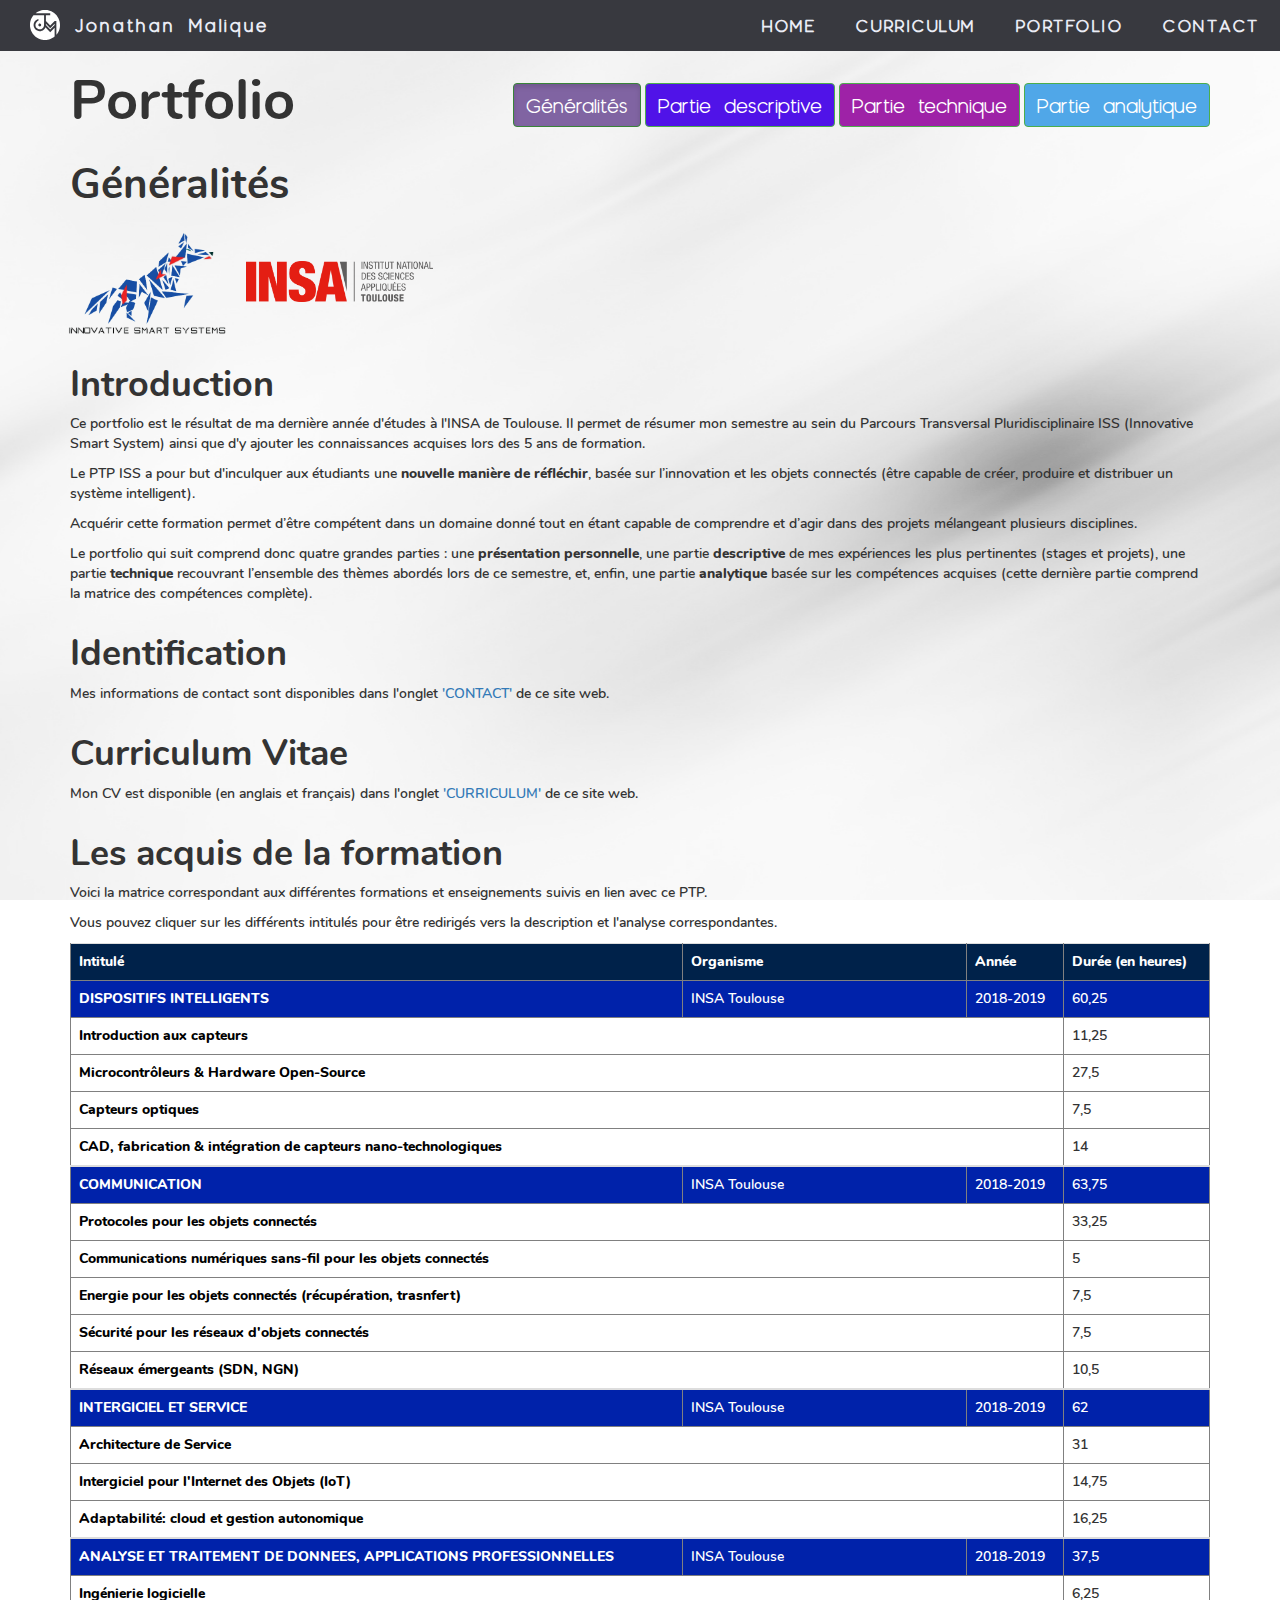
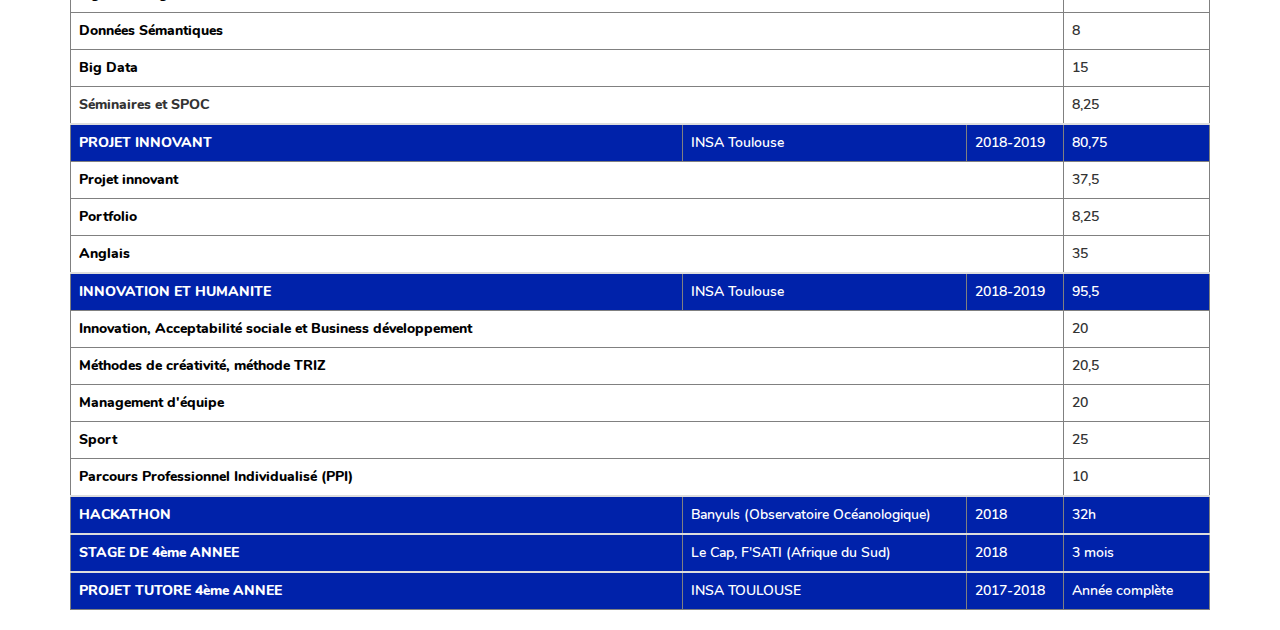
<file: portfolio.html>
<!DOCTYPE html>
	<html>
		<head>
			<meta charset="utf-8">
			<title>Jonathan Portfolio</title>

			<meta name="viewport" content="width=device-width, initial-scale=1.0">

			<link rel="stylesheet" type="text/css" href="css/bootstrap.min.css">
			<link rel="stylesheet" type="text/css" href="css/style.css">
			<link rel="icon" type="image/png" href="Jojo_logo.png" />
		</head>

		<body class="firstport">
			<header>
				<nav class="navbar navbar-expand-lg navbar-light bg-light navbar-fixed-top">
					<div class="container-fluid">
					    <a class="navbar-brand" href="index.html"><img src="Jojo_logo.svg" width="30" height="30">
		 						<span>Jonathan Malique</span></a>
		 				<button class="navbar-toggler" type="button" data-toggle="collapse" data-target="#navbarSupportedContent" aria-controls="navbarSupportedContent" aria-expanded="false" aria-label="Toggle navigation" id="btnmenu"><span class="icon-bar">Menu</span>
						</button>
					    <div class="collapse navbar-collapse" id="navbarSupportedContent">
						    <ul class="nav navbar-nav navbar-right mr-auto">
						      <li class="hvr-underline-from-center nav-item"><a class="nav-link" href="index.html">HOME</a></li>
						      <li class="hvr-underline-from-center nav-item"><a class="nav-link" href="cv.html">CURRICULUM</a></li>
						      <li class="active hvr-underline-from-center nav-item"><a class="nav-link" href="portfolio.html">PORTFOLIO</a></li>
						      <li class="hvr-underline-from-center nav-item"><a class="nav-link" href="contact.html">CONTACT</a></li>
						    </ul>
					  </div>
					</div>
				</nav>
			</header>
 
			<div class="container-fluid margintopcont">
				<div class="container policetxt">
					<div class="row">
						<article class="col-lg-12 col-md-12">
							<h1 id="titre_port"> Portfolio </h1>
						</article>
					</div>
					<div class="row">
						<article class="col-lg-3 col-md-3">
							<h1 id="titre_grand"> Généralités </h1>							
						</article>
						<article class="col-lg-9 col-md-9 text-right padbut">
							<a href="portfolio.html"><button class="btn active btn-success gene">Généralités</button></a>	
							<a href="portfolio-desc.html"><button class="btn btn-success desc">Partie descriptive</button></a>	
							<a href="portfolio-tech.html"><button class="btn btn-success tech">Partie technique</button></a>	
							<a href="portfolio-anal.html"><button class="btn btn-success anal">Partie analytique</button></a>		
						</article>
					</div>
					<div class="row">
						<div class="img-fluid logostyle" alt="Responsive image">
							<img class="img-fluid logostyle" src="ISSlogo.png">
							<img class="img-fluid logostyle" src="INSAlogo.png">
						</div>
					</div>
					<div class="row">
						<article class="col-md-12 col-lg-12">
							<h1>Introduction </h1>
							<p>Ce portfolio est le résultat de ma dernière année d'études à l'INSA de Toulouse. Il permet de résumer mon semestre au sein du Parcours Transversal Pluridisciplinaire <b<>ISS (Innovative Smart System)</b<> ainsi que d'y ajouter les connaissances acquises lors des 5 ans de formation.</p>
							<p>Le PTP ISS a pour but d'inculquer aux étudiants une <b>nouvelle manière de réfléchir</b>, basée sur l’innovation et les objets connectés (être capable de créer, produire et distribuer un système intelligent).</p>
							<p>Acquérir cette formation permet d’être compétent dans un domaine donné tout en étant capable de comprendre et d’agir dans des projets mélangeant plusieurs disciplines.</p>
							<p>Le portfolio qui suit comprend donc quatre grandes parties : une <b>présentation personnelle</b>, une partie <b>descriptive</b> de mes expériences les plus pertinentes (stages et projets), une partie <b>technique</b> recouvrant l’ensemble des thèmes abordés lors de ce semestre, et, enfin, une partie <b>analytique</b> basée sur les compétences acquises (cette dernière partie comprend la matrice des compétences complète).
							</p>
						</article>
					</div>
					<div class="row">
						<article class="col-md-12 col-lg-12">
							<h1> Identification </h1>
							<p>Mes informations de contact sont disponibles dans l'onglet <a href="contact.html">'CONTACT'</a> de ce site web.
							</p>
						</article>
					</div>
					<div class="row">
						<article class="col-md-12 col-lg-12">
							<h1> Curriculum Vitae </h1>
							<p>Mon CV est disponible (en anglais et français) dans l'onglet <a href="cv.html">'CURRICULUM'</a> de ce site web.
							</p>
						</article>
					</div>
					<div class="row">
						<article class="col-md-12 col-lg-12">
							<h1> Les acquis de la formation </h1>
							<p>Voici la matrice correspondant aux différentes formations et enseignements suivis en lien avec ce PTP.</p><p>Vous pouvez cliquer sur les différents intitulés pour être redirigés vers la description et l'analyse correspondantes.
							</p>
						</article>
					</div>
					<table class="table table-bordered">
					  <thead class="thead-dark">
					    <tr>
					      <th scope="col">Intitulé</th>
					      <th scope="col">Organisme</th>
					      <th scope="col">Année</th>
					      <th scope="col">Durée (en heures)</th>
					    </tr>
					  </thead>
					  <tbody>
					    <tr class = "uftitre">
					      <th scope="row"><a href="portfolio-tech.html#dispint">DISPOSITIFS INTELLIGENTS</a></th>
					      <td>INSA Toulouse</td>
					      <td>2018-2019</td>
					      <td>60,25</td>
					    </tr>
					    <tr>
					      <th colspan="3" scope="row"><a href="portfolio-tech.html#introcap">Introduction aux capteurs</a></th>
					      <td>11,25</td>
					    </tr>
					    <tr>
					      <th colspan="3" scope="row"><a href="portfolio-tech.html#mosh">Microcontrôleurs & Hardware Open-Source</a></th>
					      <td>27,5</td>
					    </tr>
					    <tr>
					      <th colspan="3" scope="row"><a href="portfolio-tech.html#introcap">Capteurs optiques</a></th>
					      <td>7,5</td>
					    </tr>
					    <tr>
					      <th colspan="3" scope="row"><a href="portfolio-tech.html#mosh">CAD, fabrication & intégration de capteurs nano-technologiques</a></th>
					      <td>14</td>
					    </tr>
					  </tbody>
					  <tbody>
					    <tr class = "uftitre">
					      <th scope="row"><a href="portfolio-tech.html#commun">COMMUNICATION</a></th>
					      <td>INSA Toulouse</td>
					      <td>2018-2019</td>
					      <td>63,75</td>
					    </tr>
					    <tr>
					      <th colspan="3" scope="row"><a href="portfolio-tech.html#proto">Protocoles pour les objets connectés</a></th>
					      <td>33,25</td>
					    </tr>
					    <tr>
					      <th colspan="3" scope="row"><a href="portfolio-tech.html#proto">Communications numériques sans-fil pour les objets connectés</a></th>
					      <td>5</td>
					    </tr>
					    <tr>
					      <th colspan="3" scope="row"><a href="portfolio-tech.html#proto">Energie pour les objets connectés (récupération, trasnfert)</a></th>
					      <td>7,5</td>
					    </tr>
					    <tr>
					      <th colspan="3" scope="row"><a href="portfolio-tech.html#securite">Sécurité pour les réseaux d'objets connectés</a></th>
					      <td>7,5</td>
					    </tr>
					    <tr>
					      <th colspan="3" scope="row"><a href="portfolio-tech.html#proto">Réseaux émergeants (SDN, NGN)</a></th>
					      <td>10,5</td>
					    </tr>
					  </tbody>
					  <tbody>
					    <tr class = "uftitre">
					      <th scope="row"><a href="portfolio-tech.html#inter">INTERGICIEL ET SERVICE</a></th>
					      <td>INSA Toulouse</td>
					      <td>2018-2019</td>
					      <td>62</td>
					    </tr>
					    <tr>
					      <th colspan="3" scope="row"><a href="portfolio-tech.html#archiserv">Architecture de Service</a></th>
					      <td>31</td>
					    </tr>
					    <tr>
					      <th colspan="3" scope="row"><a href="portfolio-tech.html#intergic">Intergiciel pour l'Internet des Objets (IoT)</a></th>
					      <td>14,75</td>
					    </tr>
					    <tr>
					      <th colspan="3" scope="row"><a href="portfolio-tech.html#adapt">Adaptabilité: cloud et gestion autonomique</a></th>
					      <td>16,25</td>
					    </tr>
					  </tbody>
					  <tbody>
					    <tr class = "uftitre">
					      <th scope="row"><a href="portfolio-tech.html#analtrait">ANALYSE ET TRAITEMENT DE DONNEES, APPLICATIONS PROFESSIONNELLES</a></th>
					      <td>INSA Toulouse</td>
					      <td>2018-2019</td>
					      <td>37,5</td>
					    </tr>
					    <tr>
					      <th colspan="3" scope="row"><a href="portfolio-tech.html#inglog">Ingénierie logicielle</a></th>
					      <td>6,25</td>
					    </tr>
					    <tr>
					      <th colspan="3" scope="row"><a href="portfolio-tech.html#donsem">Données Sémantiques</a></th>
					      <td>8</td>
					    </tr>
					    <tr>
					      <th colspan="3" scope="row"><a href="portfolio-tech.html#bigd">Big Data</a></th>
					      <td>15</td>
					    </tr>
					    <tr>
					      <th colspan="3" scope="row">Séminaires et SPOC</th>
					      <td>8,25</td>
					    </tr>
					  </tbody>
					  <tbody>
					    <tr class = "uftitre">
					      <th scope="row"><a href="portfolio-tech.html#projetin">PROJET INNOVANT</a></th>
					      <td>INSA Toulouse</td>
					      <td>2018-2019</td>
					      <td>80,75</td>
					    </tr>
					    <tr>
					      <th colspan="3" scope="row"><a href="portfolio-tech.html#projin">Projet innovant</a></th>
					      <td>37,5</td>
					    </tr>
					    <tr>
					      <th colspan="3" scope="row"><a href="portfolio-tech.html#portf">Portfolio</a></th>
					      <td>8,25</td>
					    </tr>
					    <tr>
					      <th colspan="3" scope="row"><a href="portfolio-tech.html#engl">Anglais</a></th>
					      <td>35</td>
					    </tr>
					  </tbody>
					  <tbody>
					    <tr class = "uftitre">
					      <th scope="row"><a href="portfolio-tech.html#innhum">INNOVATION ET HUMANITE</a></th>
					      <td>INSA Toulouse</td>
					      <td>2018-2019</td>
					      <td>95,5</td>
					    </tr>
					    <tr>
					      <th colspan="3" scope="row"><a href="portfolio-tech.html#accsoc">Innovation, Acceptabilité sociale et Business développement</a></th>
					      <td>20</td>
					    </tr>
					    <tr>
					      <th colspan="3" scope="row"><a href="portfolio-tech.html#methcre">Méthodes de créativité, méthode TRIZ</a></th>
					      <td>20,5</td>
					    </tr>
					    <tr>
					      <th colspan="3" scope="row"><a href="portfolio-tech.html#manageq">Management d'équipe</a></th>
					      <td>20</td>
					    </tr>
					    <tr>
					      <th colspan="3" scope="row"><a href="portfolio-tech.html#sport">Sport</a></th>
					      <td>25</td>
					    </tr>
					    <tr>
					      <th colspan="3" scope="row"><a href="portfolio-tech.html#ppi">Parcours Professionnel Individualisé (PPI)</a></th>
					      <td>10</td>
					    </tr>
					  </tbody>
					  <tbody>
					    <tr class = "uftitre">
					      <th scope="row"><a href="portfolio-desc.html#hack">HACKATHON</a></th>
					      <td>Banyuls (Observatoire Océanologique)</td>
					      <td>2018</td>
					      <td>32h</td>
					    </tr>
					  </tbody>
					  <tbody>
					    <tr class = "uftitre">
					      <th scope="row"><a href="portfolio-desc.html#stage4">STAGE DE 4ème ANNEE</a></th>
					      <td>Le Cap, F'SATI (Afrique du Sud)</td>
					      <td>2018</td>
					      <td>3 mois</td>
					    </tr>
					  </tbody>
					  <tbody>
					    <tr class = "uftitre">
					      <th scope="row"><a href="portfolio-desc.html#tutor4">PROJET TUTORE 4ème ANNEE</a></th>
					      <td>INSA TOULOUSE</td>
					      <td>2017-2018</td>
					      <td>Année complète</td>
					    </tr>
					  </tbody>
					</table>
				</div>
			</div>

			<script src="js/jquery.js"></script>
			<script type="text/javascript" src="js/bootstrap.min.js"></script>
		</body>

	</html>
</file>
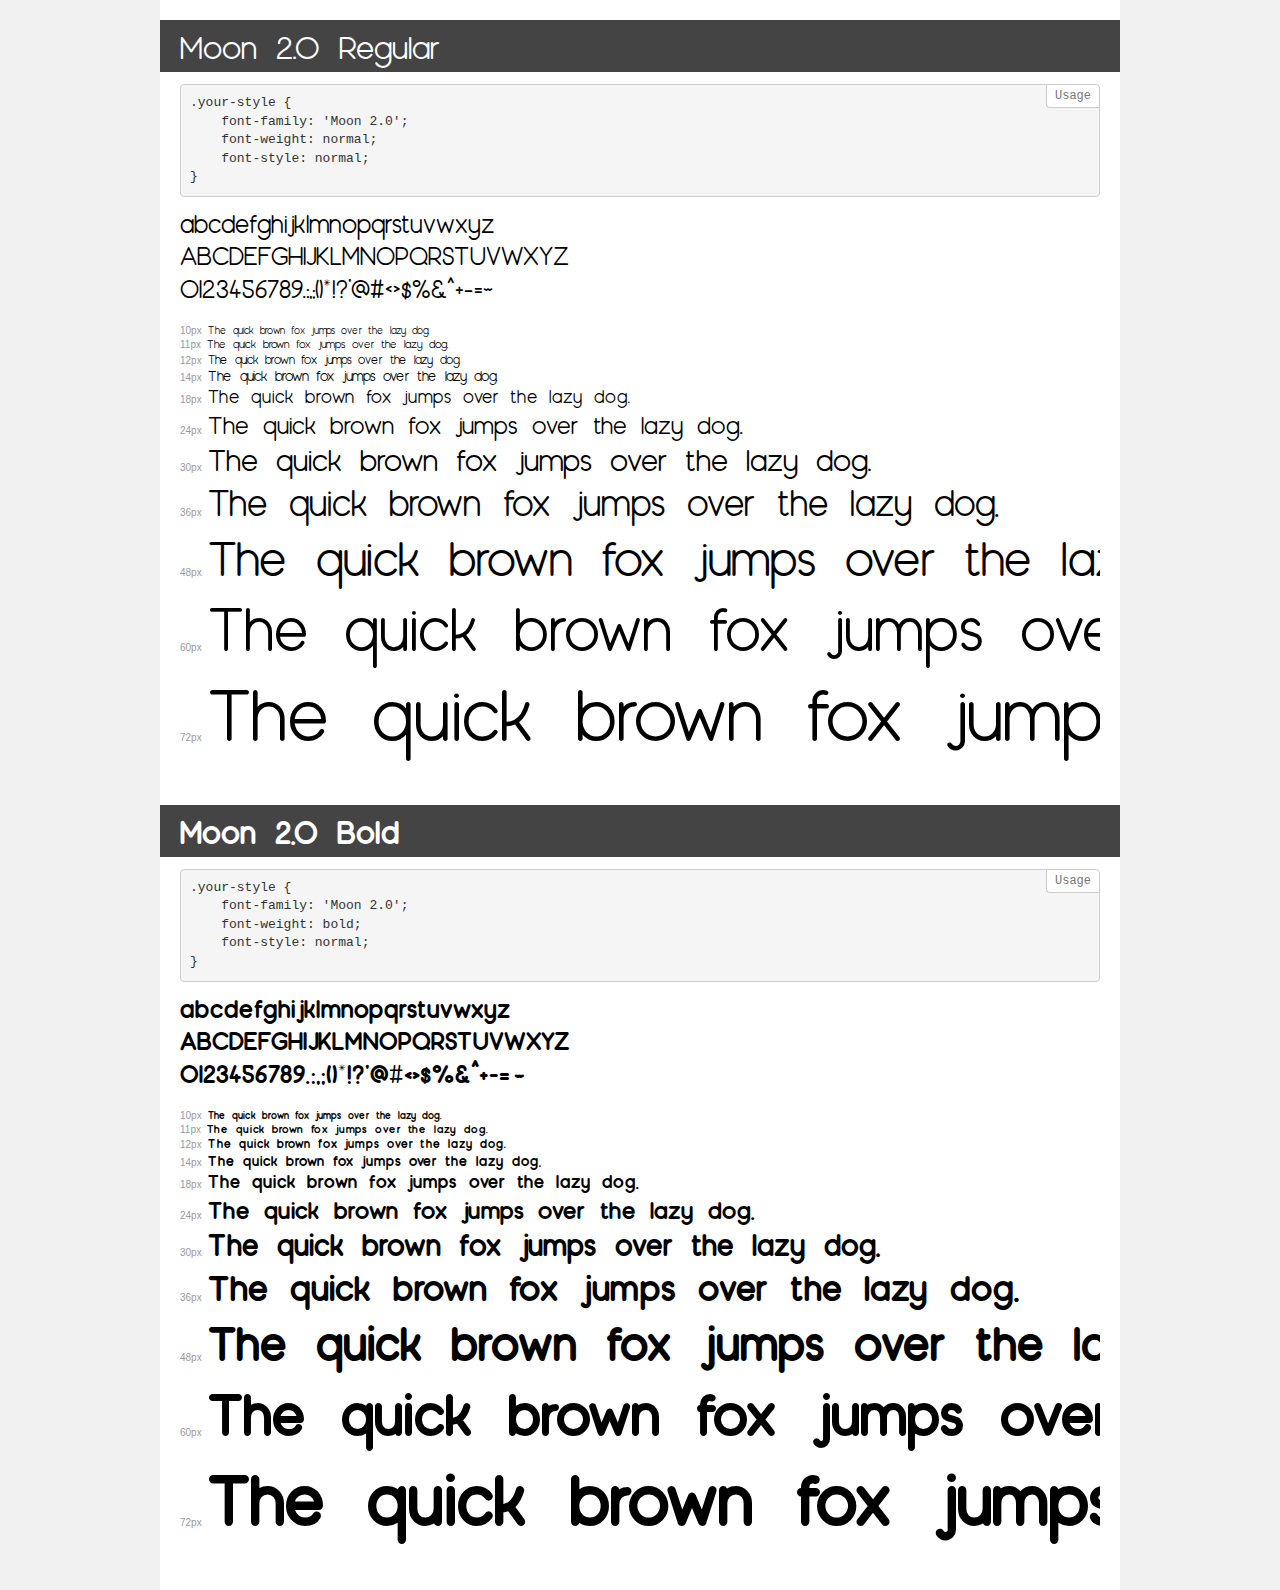
<file: fonts/demo.html>
<!DOCTYPE html>
<html>
<head>
    <meta charset="utf-8">
    <meta http-equiv="X-UA-Compatible" content="IE=edge">
    <meta name="viewport" content="width=device-width, initial-scale=1">
    <meta name="robots" content="noindex, noarchive">
    <meta name="format-detection" content="telephone=no">
    <title>Transfonter demo</title>
    <link href="stylesheet.css" rel="stylesheet">
    <style>
        /*
        http://meyerweb.com/eric/tools/css/reset/
        v2.0 | 20110126
        License: none (public domain)
        */
        html, body, div, span, applet, object, iframe,
        h1, h2, h3, h4, h5, h6, p, blockquote, pre,
        a, abbr, acronym, address, big, cite, code,
        del, dfn, em, img, ins, kbd, q, s, samp,
        small, strike, strong, sub, sup, tt, var,
        b, u, i, center,
        dl, dt, dd, ol, ul, li,
        fieldset, form, label, legend,
        table, caption, tbody, tfoot, thead, tr, th, td,
        article, aside, canvas, details, embed,
        figure, figcaption, footer, header, hgroup,
        menu, nav, output, ruby, section, summary,
        time, mark, audio, video {
            margin: 0;
            padding: 0;
            border: 0;
            font-size: 100%;
            font: inherit;
            vertical-align: baseline;
        }
        /* HTML5 display-role reset for older browsers */
        article, aside, details, figcaption, figure,
        footer, header, hgroup, menu, nav, section {
            display: block;
        }
        body {
            line-height: 1;
        }
        ol, ul {
            list-style: none;
        }
        blockquote, q {
            quotes: none;
        }
        blockquote:before, blockquote:after,
        q:before, q:after {
            content: '';
            content: none;
        }
        table {
            border-collapse: collapse;
            border-spacing: 0;
        }
        /* common styles */
        body {
            background: #f1f1f1;
            color: #000;
        }
        .page {
            background: #fff;
            width: 920px;
            margin: 0 auto;
            padding: 20px 20px 0 20px;
            overflow: hidden;
        }
        .font-container {
            overflow-x: auto;
            overflow-y: hidden;
            margin-bottom: 40px;
            line-height: 1.3;
            white-space: nowrap;
            padding-bottom: 5px;
        }
        h1 {
            position: relative;
            background: #444;
            font-size: 32px;
            color: #fff;
            padding: 10px 20px;
            margin: 0 -20px 12px -20px;
        }
        .letters {
            font-size: 25px;
            margin-bottom: 20px;
        }
        .s10:before {
            content: '10px';
        }
        .s11:before {
            content: '11px';
        }
        .s12:before {
            content: '12px';
        }
        .s14:before {
            content: '14px';
        }
        .s18:before {
            content: '18px';
        }
        .s24:before {
            content: '24px';
        }
        .s30:before {
            content: '30px';
        }
        .s36:before {
            content: '36px';
        }
        .s48:before {
            content: '48px';
        }
        .s60:before {
            content: '60px';
        }
        .s72:before {
            content: '72px';
        }
        .s10:before, .s11:before, .s12:before, .s14:before,
        .s18:before, .s24:before, .s30:before, .s36:before,
        .s48:before, .s60:before, .s72:before {
            font-family: Arial, sans-serif;
            font-size: 10px;
            font-weight: normal;
            font-style: normal;
            color: #999;
            padding-right: 6px;
        }
        pre {
            display: block;
            position: relative;
            padding: 9px;
            margin: 0 0 10px;
            font-family: Monaco, Menlo, Consolas, "Courier New", monospace !important;
            font-size: 13px;
            line-height: 1.428571429;
            color: #333;
            font-weight: normal !important;
            font-style: normal !important;
            background-color: #f5f5f5;
            border: 1px solid #ccc;
            overflow-x: auto;
            border-radius: 4px;
        }
        pre:after {
            display: block;
            position: absolute;
            right: 0;
            top: 0;
            content: 'Usage';
            line-height: 1;
            padding: 5px 8px;
            font-size: 12px;
            color: #767676;
            background-color: #fff;
            border: 1px solid #ccc;
            border-right: none;
            border-top: none;
            border-radius: 0 4px 0 4px;
            z-index: 10;
        }
        /* responsive */
        @media (max-width: 959px) {
            .page {
                width: auto;
                margin: 0;
            }
        }
    </style>
</head>
<body>
<div class="page">
    <div class="demo" style="font-family: 'Moon 2.0'; font-weight: normal; font-style: normal;">
        <h1>Moon 2.0 Regular</h1>
        <pre>.your-style {
    font-family: 'Moon 2.0';
    font-weight: normal;
    font-style: normal;
}</pre>
        <div class="font-container">
            <p class="letters">
                abcdefghijklmnopqrstuvwxyz<br>
ABCDEFGHIJKLMNOPQRSTUVWXYZ<br>
                0123456789.:,;()*!?'@#<>$%&^+-=~
            </p>
            <p class="s10" style="font-size: 10px;">The quick brown fox jumps over the lazy dog.</p>
            <p class="s11" style="font-size: 11px;">The quick brown fox jumps over the lazy dog.</p>
            <p class="s12" style="font-size: 12px;">The quick brown fox jumps over the lazy dog.</p>
            <p class="s14" style="font-size: 14px;">The quick brown fox jumps over the lazy dog.</p>
            <p class="s18" style="font-size: 18px;">The quick brown fox jumps over the lazy dog.</p>
            <p class="s24" style="font-size: 24px;">The quick brown fox jumps over the lazy dog.</p>
            <p class="s30" style="font-size: 30px;">The quick brown fox jumps over the lazy dog.</p>
            <p class="s36" style="font-size: 36px;">The quick brown fox jumps over the lazy dog.</p>
            <p class="s48" style="font-size: 48px;">The quick brown fox jumps over the lazy dog.</p>
            <p class="s60" style="font-size: 60px;">The quick brown fox jumps over the lazy dog.</p>
            <p class="s72" style="font-size: 72px;">The quick brown fox jumps over the lazy dog.</p>
        </div>
    </div>
    <div class="demo" style="font-family: 'Moon 2.0'; font-weight: bold; font-style: normal;">
        <h1>Moon 2.0 Bold</h1>
        <pre>.your-style {
    font-family: 'Moon 2.0';
    font-weight: bold;
    font-style: normal;
}</pre>
        <div class="font-container">
            <p class="letters">
                abcdefghijklmnopqrstuvwxyz<br>
ABCDEFGHIJKLMNOPQRSTUVWXYZ<br>
                0123456789.:,;()*!?'@#<>$%&^+-=~
            </p>
            <p class="s10" style="font-size: 10px;">The quick brown fox jumps over the lazy dog.</p>
            <p class="s11" style="font-size: 11px;">The quick brown fox jumps over the lazy dog.</p>
            <p class="s12" style="font-size: 12px;">The quick brown fox jumps over the lazy dog.</p>
            <p class="s14" style="font-size: 14px;">The quick brown fox jumps over the lazy dog.</p>
            <p class="s18" style="font-size: 18px;">The quick brown fox jumps over the lazy dog.</p>
            <p class="s24" style="font-size: 24px;">The quick brown fox jumps over the lazy dog.</p>
            <p class="s30" style="font-size: 30px;">The quick brown fox jumps over the lazy dog.</p>
            <p class="s36" style="font-size: 36px;">The quick brown fox jumps over the lazy dog.</p>
            <p class="s48" style="font-size: 48px;">The quick brown fox jumps over the lazy dog.</p>
            <p class="s60" style="font-size: 60px;">The quick brown fox jumps over the lazy dog.</p>
            <p class="s72" style="font-size: 72px;">The quick brown fox jumps over the lazy dog.</p>
        </div>
    </div>
</div>
</body>
</html>
</file>
<file: css/style.css>
@font-face {
	font-family: 'icomoon';
	src: url('../fonts/icomoon.eot');
	src: url('../fonts/icomoon.eot?#iefix') format('embedded-opentype'),
		url('../fonts/icomoon.woff') format('woff'),
		url('../fonts/icomoon.ttf') format('truetype'),
		url('../fonts/icomoon.svg#icomoon') format('svg');
	font-weight: normal;
	font-style: normal;
}

@font-face {
	font-family: 'Moon-bold';
	src: url('../fonts/Moon20-Bold.eot');
	src: url('../fonts/Moon20-Bold.eot?#iefix') format('embedded-opentype'),
		url('../fonts/Moon20-Bold.woff') format('woff'),
		url('../fonts/Moon20-Bold.ttf') format('truetype'),
		url('../fonts/Moon20-Bold.svg#icomoon') format('svg');
	font-weight: normal;
	font-style: normal;
}

@font-face {
	font-family: 'Nunito-bold';
	src: url('../fonts/Nunito-Bold.eot');
	src: url('../fonts/Nunito-Bold.eot?#iefix') format('embedded-opentype'),
		url('../fonts/Nunito-Bold.woff') format('woff'),
		url('../fonts/Nunito-Bold.ttf') format('truetype'),
		url('../fonts/Nunito-Bold.svg#icomoon') format('svg');
	font-weight: bold;
	font-style: bold;
}

@font-face {
	font-family: 'Nunito-SemiBold';
	src: url('../fonts/Nunito-SemiBold.eot');
	src: url('../fonts/Nunito-SemiBold.eot?#iefix') format('embedded-opentype'),
		url('../fonts/Nunito-SemiBold.woff') format('woff'),
		url('../fonts/Nunito-SemiBold.ttf') format('truetype'),
		url('../fonts/Nunito-SemiBold.svg#icomoon') format('svg');
	font-weight: normal;
	font-style: normal;
}

@font-face {
	font-family: 'Nunito-ExtraBold';
	src: url('../fonts/Nunito-ExtraBold.eot');
	src: url('../fonts/Nunito-ExtraBold.eot?#iefix') format('embedded-opentype'),
		url('../fonts/Nunito-ExtraBold.woff') format('woff'),
		url('../fonts/Nunito-ExtraBold.ttf') format('truetype'),
		url('../fonts/Nunito-ExtraBold.svg#icomoon') format('svg');
	font-weight: normal;
	font-style: normal;
}


@font-face {
	font-family: 'Nunito-light';
	src: url('../fonts/Nunito-light.eot');
	src: url('../fonts/Nunito-light.eot?#iefix') format('embedded-opentype'),
		url('../fonts/Nunito-light.woff') format('woff'),
		url('../fonts/Nunito-light.ttf') format('truetype'),
		url('../fonts/Nunito-light.svg#icomoon') format('svg');
	font-weight: normal;
	font-style: normal;
}
@font-face {
	font-family: 'Nunito-regular';
	src: url('../fonts/Nunito-regular.eot');
	src: url('../fonts/Nunito-regular.eot?#iefix') format('embedded-opentype'),
		url('../fonts/Nunito-regular.woff') format('woff'),
		url('../fonts/Nunito-regular.ttf') format('truetype'),
		url('../fonts/Nunito-regular.svg#icomoon') format('svg');
	font-weight: normal;
	font-style: normal;
}

@font-face {
	font-family: 'Flow';
	src: url('../fonts/Flow.eot');
	src: url('../fonts/Flow.eot?#iefix') format('embedded-opentype'),
		url('../fonts/Flow.woff') format('woff'),
		url('../fonts/Flow.ttf') format('truetype'),
		url('../fonts/Flow.svg#icomoon') format('svg');
	font-weight: normal;
	font-style: normal;
}

@font-face {
	font-family: 'Photowall';
	src: url('../fonts/PhotoWallSansShadow-Regular.eot');
	src: url('../fonts/PhotoWallSansShadow-Regular.eot?#iefix') format('embedded-opentype'),
		url('../fonts/PhotoWallSansShadow-Regular.woff') format('woff'),
		url('../fonts/PhotoWallSansShadow-Regular.ttf') format('truetype'),
		url('../fonts/PhotoWallSansShadow-Regular.svg#icomoon') format('svg');
	font-weight: normal;
	font-style: normal;
}

@font-face {
	font-family: 'Moon-regular';
	src: url('../fonts/Moon20-Regular.eot');
	src: url('../fonts/Moon20-Regular.eot?#iefix') format('embedded-opentype'),
		url('../fonts/Moon20-Regular.woff') format('woff'),
		url('../fonts/Moon20-Regular.ttf') format('truetype'),
		url('../fonts/Moon20-Regular.svg#icomoon') format('svg');
	font-weight: normal;
	font-style: normal;
}

@media screen and (-webkit-min-device-pixel-ratio:0) {
	@font-face {
		font-family: 'icomoon';
		src: url('../fonts/icomoon.svg#icomoon') format('svg');
	};
}


.navbar{
	background-color: #38393F;
	margin-bottom: 0;
	border-radius: 0px;
	-webkit-border-radius: 0px;
	-moz-border-radius: 0px;
}

.navbar-brand{
	font-weight: bold;
	font-family: 'Moon-regular';
	letter-spacing: 0.15em;
	color: #EBEDF6;
}

.navbar-nav{
	font-weight: bold;
	font-size: 1.2em;
	font-family: 'Moon-regular';
	letter-spacing: 0.15em;
	color: #EBEDF6;
	font-variant: small-caps;
}


.navbar-nav li{
	padding-left: 5px;
	padding-right: 5px;
	color: #EBEDF6;
}

.navbar-nav a{
	color: #EBEDF6;
	background-image: linear-gradient(#000066, #000066);
	background-size: 0 5px, auto;
	background-repeat: no-repeat;
	background-position: center bottom;
	transition: all .6s ease-out;
}


.navbar-nav > li > a:hover, .navbar-nav > li > a:focus {
	background-color: #FFEEFF;
	color: #162377;
	background-size: 100% 5px, auto;
}

.navbar-nav a:focus{
	background-color: #FFEEFF;
	color: #162377;
}

.navbar-brand:hover{
	color: #EBEDF6;
}


.navbar-brand span{
	margin-left: 60px;
	color: #EBEDF6;
}

.navbar-brand span:hover{
	color: #EBEDF6;
}

.navbar-brand img{
    position:absolute;
    left:30px;
    top:10px;
    margin: 0px 15px 15px 0px;
            filter: invert(1);
        -webkit-filter: invert(1);
        -moz-filter: invert(1);
        -o-filter: invert(1);
        -ms-filter: invert(1);
    color: #EBEDF6;
}

.img-container {
    width: 100%;
    height: 300px;
    max-height: 340px;
    overflow: hidden;
    margin: 0;
    position: fixed;
    margin-top: 170px;
    box-shadow: 1px 1px 20px #555;
}

.img-container img {
    position:absolute;
    top: 50%;
    transform: translateY(-50%);
    max-width: 100%;
            filter: saturate(200%);
        -webkit-filter: saturate(200%);
        -moz-filter: saturate(200%);
        -o-filter: saturate(200%);
        -ms-filter: saturate(200%);
}

.img-container h1 {
	align-items: center; /* centrage vertical */
	height: 100%; /* plaquage sur l'image - suppose une hauteur de référence */
	display: flex;
	left: 0; /* plaquage sur l'image */
	position: absolute;
	text-align: center;
	top: 0; /* plaquage sur l'image */
	width: 100%; /* plaquage sur l'image */
	margin-top: -40px;
	font-family: Flow;
	font-size: 15em;
	mix-blend-mode: difference;
    max-width: 100%;
}
h1 > div {
	width: 100%; /* centrage horizontal */
}

.policetxt h1 {
	font-family: 'Nunito-bold' !important;
}
.policetxt h2 {
	font-family: 'Nunito-bold' !important;
	font-size: 2em !important;
}

.policetxt h3 {
	font-family: 'Nunito-bold' !important;
	font-size: 1.5em !important;
}
.policetxt p {
	font-family: 'Nunito-SemiBold' !important;
}

.policetxt button{
	font-family: 'Moon-regular' !important;
}

.gene {
	background-color: #8064A2 !important;
	font-size: 1.5em;
}
.desc {
	background-color: #5013E8 !important;
	font-size: 1.5em;
}
.tech {
	background-color: #9E22A7 !important;
	font-size: 1.5em;
}
.anal {
	background-color: #50A7E8 !important;
	font-size: 1.5em;
}

#titre_port {
	font-size: 4em;
}

#titre_grand {
	font-size: 3em;
}

/*Pour page CV*/
.franc {
	margin-top: -0.5em;
	background-color: #5013E8 !important;
}

.engl {
	margin-top: -0.5em;
	background-color: #002275 !important;
}

.padbut {
	margin-top: -4.2em;
}

.padbut a {
	color: white;
	text-decoration:none;
}

.txt-moy p {
	font-family: Nunito-bold !important;
	font-size: 1.2em;
	font-style: bold;
}

.img-fluid {
  max-width: 90%;
  height: auto;
}

.firstcv { 
	background: url(../backcv.jpg) no-repeat center center fixed; 
	-webkit-background-size: cover;
	-moz-background-size: cover;
	-o-background-size: cover;
	background-size: cover;
}

.firstmain { 
  background: url(../startbc.jpg) no-repeat center center fixed; 
  -webkit-background-size: cover;
  -moz-background-size: cover;
  -o-background-size: cover;
  background-size: cover;
}

.firstport { 
  background: url(../backport.jpg) no-repeat center center fixed; 
  -webkit-background-size: cover;
  -moz-background-size: cover;
  -o-background-size: cover;
  background-size: cover;
}


    @media(min-width:768px){
      #btnmenu{
        display:none;
      }

    }




	    @media(max-width:992px){
		.gene{
			margin-top: 50px;
		}
		.desc{
			margin-top: 50px;
		}
		.comp{
			margin-top: 50px;
		}
		.anal{
			margin-top: 50px;
		}
	}

#btnmenu {
	background-color: #38393F;
	margin-top: 12px;
	margin-left: 70px;

}

#btnmenu span {
	font-family: Nunito-bold;
	color: white;
}

span.glyphicon-earphone {
    font-size: 2em;
    vertical-align: middle;
    margin-right: 20px;
}

span.glyphicon-envelope {
    font-size: 2em;
    vertical-align: middle;
    margin-right: 20px;
}

span.glyphicon-user {
    font-size: 2em;
    vertical-align: middle;
    margin-right: 20px;
}

span.glyphicon-map-marker {
    font-size: 2em;
    vertical-align: middle;
    margin-right: 20px;
}

span.glyphicon-fast-forward {
    font-size: 1em;
    vertical-align: top;
    margin-right: 20px;
}

.contform {
	margin-top: 25px;
}

b {
	font-family: Nunito-ExtraBold;
}

.logostyle {
	height: 40%;
	width: 40%;
}

.thead-dark{
	background-color: #00224A;
	color: white;
}

table.table-bordered > thead > tr > th{
  border:1px solid grey;
}
table.table-bordered > tbody > tr > th{
  border:1px solid grey;
}

table.table-bordered > thead > tr > td{
  border:1px solid grey;
}
table.table-bordered > tbody > tr > td{
  border:1px solid grey;
}

.uftitre{
	background-color: #0022AA;
	color: white;
}

.tbody{
	font-family: Nunito-SemiBold;
}
.thead{
	font-family: Nunito-ExtraBold;
}

.table-bordered > tbody{
	font-family: Nunito-SemiBold;
}

.table-bordered > tbody > tr > th{
	font-family: Nunito-ExtraBold;
}

.table-bordered > thead{
	font-family: Nunito-ExtraBold;
}

.table a {
	text-decoration:none;
	color: black;
}

.uftitre a{
	color: white !important;
}
</file>
<file: fonts/stylesheet.css>
@font-face {
    font-family: 'Moon 2.0';
    src: url('Moon20-Regular.eot');
    src: url('Moon20-Regular.eot?#iefix') format('embedded-opentype'),
        url('Moon20-Regular.woff2') format('woff2'),
        url('Moon20-Regular.woff') format('woff'),
        url('Moon20-Regular.ttf') format('truetype'),
        url('Moon20-Regular.svg#Moon2.0-Regular') format('svg');
    font-weight: normal;
    font-style: normal;
}

@font-face {
    font-family: 'Moon 2.0';
    src: url('Moon20-Bold.eot');
    src: url('Moon20-Bold.eot?#iefix') format('embedded-opentype'),
        url('Moon20-Bold.woff2') format('woff2'),
        url('Moon20-Bold.woff') format('woff'),
        url('Moon20-Bold.ttf') format('truetype'),
        url('Moon20-Bold.svg#Moon2.0-Bold') format('svg');
    font-weight: bold;
    font-style: normal;
}
</file>
